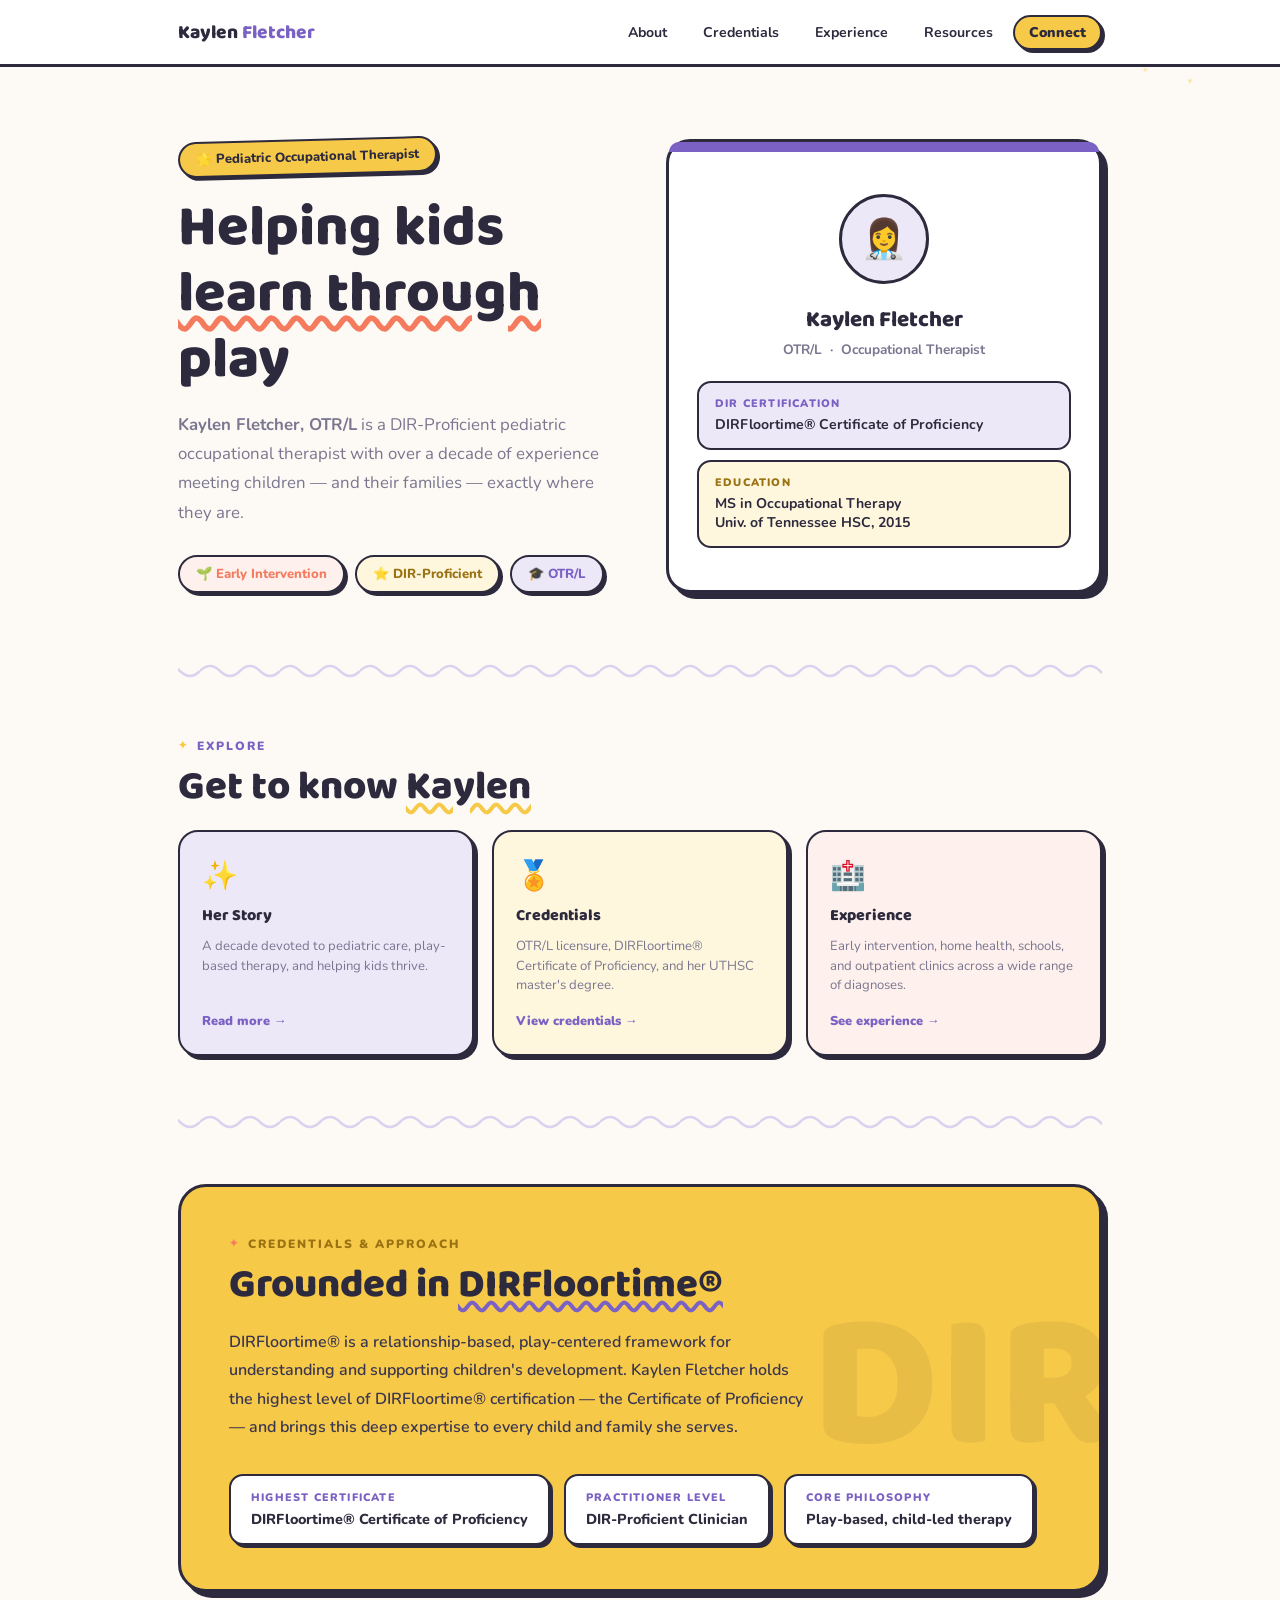
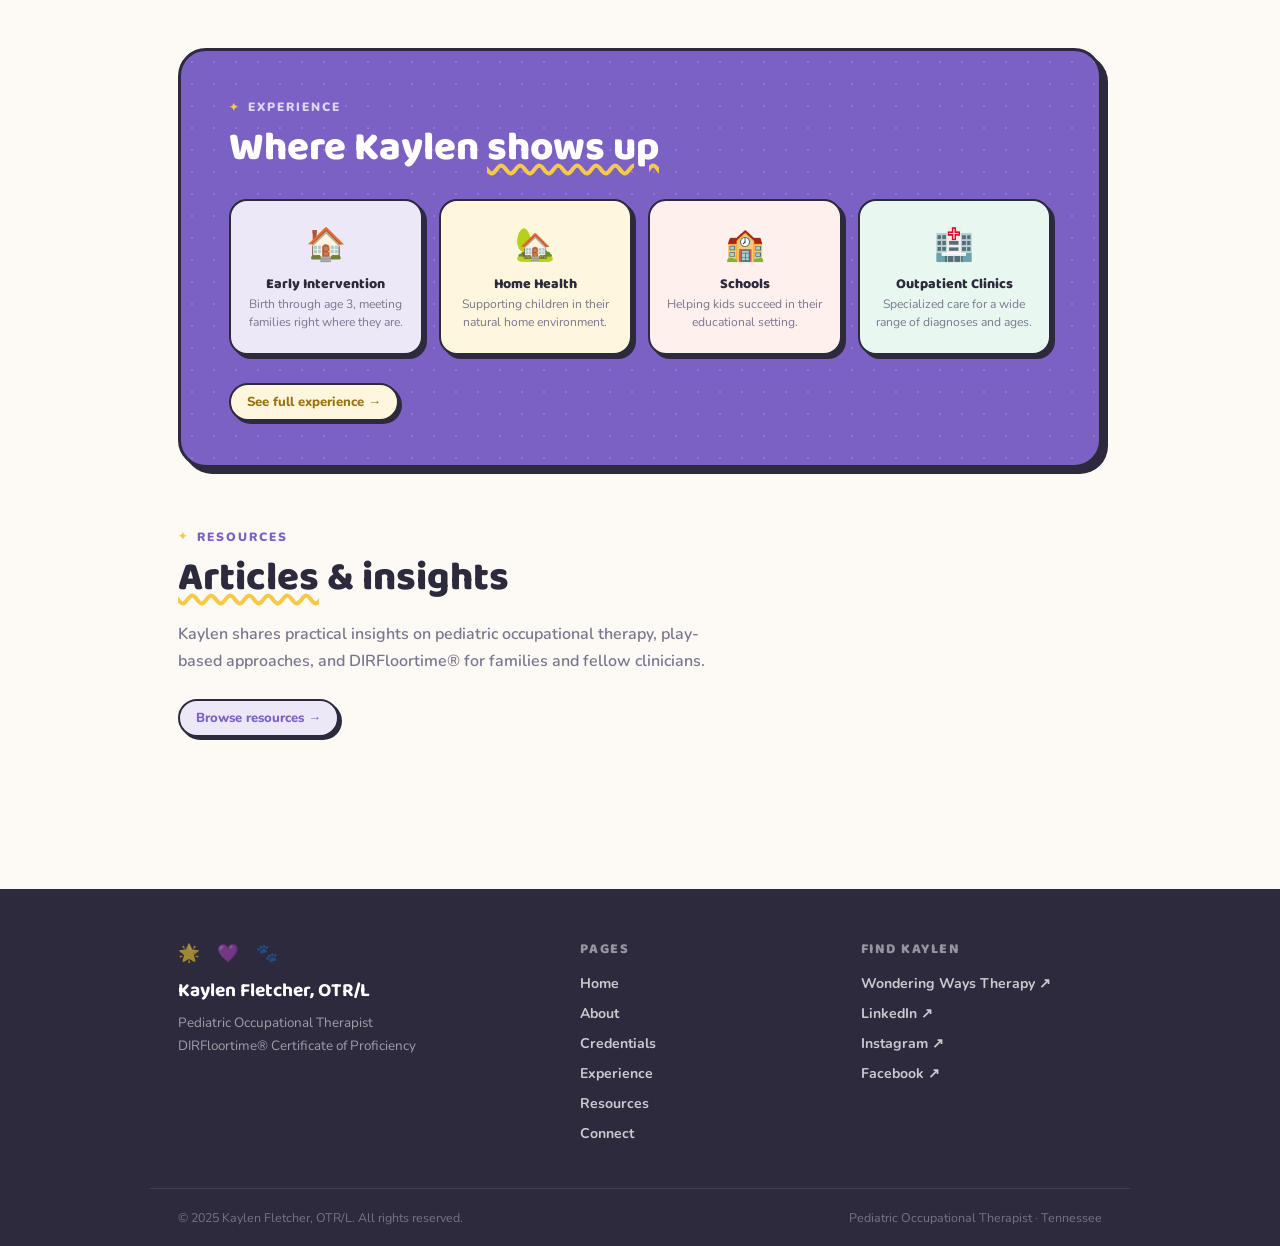
<file: index.html>
<!DOCTYPE html>
<html lang="en">
<head>
  <meta charset="UTF-8" />
  <meta name="viewport" content="width=device-width, initial-scale=1.0" />

  <!-- Primary Meta -->
  <title>Kaylen Fletcher, OTR/L | Pediatric Occupational Therapist</title>
  <meta name="description" content="Kaylen Fletcher, OTR/L is a pediatric occupational therapist and DIRFloortime® Certificate of Proficiency holder with 10+ years supporting children across early intervention, home health, school, and outpatient settings." />
  <link rel="canonical" href="https://kaylenfletcher.com/" />

  <!-- Open Graph -->
  <meta property="og:type"        content="profile" />
  <meta property="og:title"       content="Kaylen Fletcher, OTR/L | Pediatric Occupational Therapist" />
  <meta property="og:description" content="Kaylen Fletcher, OTR/L — pediatric OT, DIRFloortime® Certificate of Proficiency, and passionate play-based clinician." />
  <meta property="og:url"         content="https://kaylenfletcher.com/" />
  <meta property="og:image"       content="https://kaylenfletcher.com/assets/images/og-kaylen-fletcher.png" />
  <meta property="og:site_name"   content="Kaylen Fletcher, OTR/L" />
  <meta property="profile:first_name" content="Kaylen" />
  <meta property="profile:last_name"  content="Fletcher" />

  <!-- Twitter / X Card -->
  <meta name="twitter:card"        content="summary_large_image" />
  <meta name="twitter:title"       content="Kaylen Fletcher, OTR/L | Pediatric Occupational Therapist" />
  <meta name="twitter:description" content="Kaylen Fletcher, OTR/L — pediatric OT, DIRFloortime® Certificate of Proficiency holder, and passionate play-based clinician." />
  <meta name="twitter:image"       content="https://kaylenfletcher.com/assets/images/og-kaylen-fletcher.png" />

  <!-- Fonts & Styles -->
  <link href="https://fonts.googleapis.com/css2?family=Nunito:wght@400;600;700;800;900&family=Baloo+2:wght@700;800&display=swap" rel="stylesheet" />
  <style>
/* ============================================================
   Kaylen Fletcher, OTR/L — Shared Stylesheet
   kaylenfletcher.com
   ============================================================ */

/* ── RESET & BASE ── */
*, *::before, *::after { box-sizing: border-box; margin: 0; padding: 0; }

:root {
  --purple:  #7B61C4;
  --purple2: #EDE8F8;
  --yellow:  #F7C948;
  --yellow2: #FEF6DD;
  --coral:   #F47B5E;
  --coral2:  #FEF0EC;
  --green:   #5BBF8A;
  --green2:  #E8F8F0;
  --bg:      #FDFAF5;
  --text:    #2D2A3E;
  --muted:   #7A7690;
  --white:   #FFFFFF;
  --border:  3px solid var(--text);
  --shadow:  6px 6px 0 var(--text);
  --shadow-sm: 3px 3px 0 var(--text);
}

html { scroll-behavior: smooth; }

body {
  font-family: 'Nunito', sans-serif;
  background: var(--bg);
  color: var(--text);
  min-height: 100vh;
  overflow-x: hidden;
}

img { display: block; max-width: 100%; }
a { color: inherit; text-decoration: none; }

/* ── SCATTERED STARS ── */
body::before {
  content: "✦ ✶ ✦ ✶ ✦ ✶ ✦";
  position: fixed;
  top: 44px; right: 64px;
  font-size: 0.58rem;
  color: var(--yellow);
  letter-spacing: 18px;
  opacity: 0.45;
  pointer-events: none;
  z-index: 0;
  transform: rotate(14deg);
}

/* ── TYPOGRAPHY ── */
h1, h2, h3, h4 {
  font-family: 'Baloo 2', cursive;
  font-weight: 800;
  line-height: 1.15;
  color: var(--text);
}
h1 { font-size: clamp(2.4rem, 5vw, 3.6rem); margin-bottom: 16px; }
h2 { font-size: clamp(1.8rem, 3.5vw, 2.5rem); margin-bottom: 20px; }
h3 { font-size: clamp(1.1rem, 2.5vw, 1.35rem); margin-bottom: 10px; }

.ww {
  text-decoration: underline;
  text-decoration-style: wavy;
  text-decoration-color: var(--yellow);
  text-underline-offset: 5px;
}
.squiggle {
  text-decoration: underline;
  text-decoration-style: wavy;
  text-decoration-color: var(--coral);
  text-underline-offset: 6px;
}

/* ── LAYOUT ── */
.page-wrap {
  position: relative;
  z-index: 1;
  max-width: 980px;
  margin: 0 auto;
  padding: 0 28px 80px;
}

/* ── SITE HEADER / NAV ── */
.site-header {
  position: sticky;
  top: 0;
  z-index: 200;
  background: var(--white);
  border-bottom: var(--border);
}
.site-nav {
  max-width: 980px;
  margin: 0 auto;
  padding: 0 28px;
  height: 64px;
  display: flex;
  align-items: center;
  justify-content: space-between;
  gap: 24px;
}
.nav-logo {
  font-family: 'Baloo 2', cursive;
  font-weight: 800;
  font-size: 1.2rem;
  color: var(--text);
  flex-shrink: 0;
}
.nav-logo .accent { color: var(--purple); }
.nav-links {
  display: flex;
  align-items: center;
  gap: 4px;
  list-style: none;
}
.nav-links a {
  font-weight: 700;
  font-size: 0.88rem;
  padding: 6px 14px;
  border-radius: 50px;
  border: 2px solid transparent;
  transition: background 0.15s, border-color 0.15s, box-shadow 0.15s;
  white-space: nowrap;
  display: block;
}
.nav-links a:hover {
  background: var(--purple2);
  border-color: var(--text);
  box-shadow: var(--shadow-sm);
}
.nav-links a.active {
  background: var(--purple2);
  border-color: var(--purple);
  color: var(--purple);
  font-weight: 900;
}
.nav-links .nav-cta a {
  background: var(--yellow);
  border: 2px solid var(--text);
  box-shadow: var(--shadow-sm);
  font-weight: 900;
}
.nav-links .nav-cta a:hover {
  background: var(--coral);
  color: var(--white);
}

/* ── HAMBURGER ── */
.nav-toggle {
  display: none;
  flex-direction: column;
  justify-content: center;
  gap: 5px;
  width: 40px; height: 40px;
  background: none;
  border: 2px solid var(--text);
  border-radius: 10px;
  cursor: pointer;
  padding: 8px;
  box-shadow: var(--shadow-sm);
}
.nav-toggle span {
  display: block;
  height: 2px;
  background: var(--text);
  border-radius: 2px;
  transition: transform 0.2s, opacity 0.2s;
}
.nav-toggle[aria-expanded="true"] span:nth-child(1) { transform: translateY(7px) rotate(45deg); }
.nav-toggle[aria-expanded="true"] span:nth-child(2) { opacity: 0; }
.nav-toggle[aria-expanded="true"] span:nth-child(3) { transform: translateY(-7px) rotate(-45deg); }

/* ── SECTION LABEL ── */
.section-label {
  display: inline-flex;
  align-items: center;
  gap: 8px;
  font-size: 0.75rem;
  font-weight: 900;
  text-transform: uppercase;
  letter-spacing: 2px;
  color: var(--purple);
  margin-bottom: 10px;
}
.section-label::before { content: "✦"; font-size: 0.7rem; color: var(--yellow); }

/* ── SQUIGGLY DIVIDER ── */
.squig {
  border: none;
  height: 20px;
  margin: 8px 0 52px;
  background-image: url("data:image/svg+xml,%3Csvg xmlns='http://www.w3.org/2000/svg' width='80' height='20' viewBox='0 0 80 20'%3E%3Cpath d='M0 10 Q10 0 20 10 Q30 20 40 10 Q50 0 60 10 Q70 20 80 10' fill='none' stroke='%23d9d3f0' stroke-width='2.5'/%3E%3C/svg%3E");
  background-repeat: repeat-x;
  background-position: center;
}

/* ── STICKER ── */
.sticker {
  display: inline-block;
  background: var(--yellow);
  color: var(--text);
  border: 2.5px solid var(--text);
  border-radius: 50px;
  padding: 7px 16px;
  font-size: 0.82rem;
  font-weight: 800;
  margin-bottom: 20px;
  box-shadow: var(--shadow-sm);
  transform: rotate(-1.5deg);
}
.sticker.coral  { background: var(--coral);  color: var(--white); border-color: var(--text); }
.sticker.green  { background: var(--green);  color: var(--white); border-color: var(--text); }
.sticker.purple { background: var(--purple); color: var(--white); border-color: var(--text); }
.sticker.r-pos  { transform: rotate(1.2deg); }
.sticker.r-neg  { transform: rotate(-1.8deg); }

/* ── PILLS ── */
.pill-row { display: flex; flex-wrap: wrap; gap: 10px; }
.pill {
  padding: 8px 16px;
  border-radius: 50px;
  font-size: 0.82rem;
  font-weight: 800;
  border: 2px solid var(--text);
  box-shadow: var(--shadow-sm);
  transition: transform 0.15s, box-shadow 0.15s;
  display: inline-block;
}
.pill:hover { transform: translate(-1px,-1px); box-shadow: 4px 4px 0 var(--text); }
.pill-p { background: var(--purple2); color: var(--purple); }
.pill-c { background: var(--coral2);  color: var(--coral);  }
.pill-y { background: var(--yellow2); color: #9a7212;       }
.pill-g { background: var(--green2);  color: #2a8057;       }

/* ── PAGE HEADER (inner pages) ── */
.page-header {
  border-top: 10px solid var(--purple); /* default — overridden by ph-* classes */
  border-bottom: var(--border);
  padding: 52px 0 48px;
  position: relative;
  overflow: hidden;
  background: var(--purple2);
}
/* polka dot texture */
.page-header::before {
  content: "";
  position: absolute; inset: 0;
  background-image: radial-gradient(circle, rgba(45,42,62,0.07) 1.5px, transparent 1.5px);
  background-size: 24px 24px;
  pointer-events: none;
}
.page-header .page-wrap { padding-bottom: 0; }
.page-header h1 { margin-bottom: 12px; }
.page-lead {
  font-size: 1.02rem;
  color: var(--muted);
  line-height: 1.7;
  max-width: 600px;
  font-weight: 600;
}

/* ── PAGE HEADER COLOUR VARIANTS ── */
.page-header.ph-yellow {
  background: var(--yellow);
  border-top-color: #c4920f;
}
.page-header.ph-yellow .page-lead { color: #6b5000; }
.page-header.ph-yellow::before {
  background-image: radial-gradient(circle, rgba(45,42,62,0.10) 1.5px, transparent 1.5px);
}

.page-header.ph-coral {
  background: var(--coral2);
  border-top-color: var(--coral);
}

.page-header.ph-green {
  background: var(--green2);
  border-top-color: var(--green);
}

.page-header.ph-purple {
  background: var(--purple2);
  border-top-color: var(--purple);
}

/* ── BREADCRUMB ── */
.breadcrumb {
  display: flex;
  align-items: center;
  gap: 8px;
  font-size: 0.8rem;
  font-weight: 700;
  color: var(--muted);
  margin-bottom: 16px;
}
.breadcrumb a { color: var(--purple); text-decoration: underline; }
.breadcrumb span { opacity: 0.5; }
.page-header.ph-yellow .breadcrumb { color: rgba(45,42,62,0.55); }
.page-header.ph-yellow .breadcrumb a { color: var(--text); }
.page-header.ph-yellow .section-label { color: rgba(45,42,62,0.65); }

/* ── HERO (home page) ── */
.hero {
  display: grid;
  grid-template-columns: 1fr 1fr;
  gap: 52px;
  align-items: center;
  padding: 72px 0 60px;
}
.hero-sub {
  font-size: 1.05rem;
  color: var(--muted);
  line-height: 1.75;
  margin-bottom: 28px;
}

/* ── HERO CARD ── */
.hero-card {
  background: var(--white);
  border: var(--border);
  border-radius: 24px;
  padding: 36px 28px 32px;
  box-shadow: var(--shadow);
  position: relative;
}
.card-top-strip {
  position: absolute;
  top: 0; left: 0; right: 0;
  height: 10px;
  background: var(--purple);
  border-radius: 20px 20px 0 0;
}
.avatar {
  width: 90px; height: 90px;
  border-radius: 50%;
  background: var(--purple2);
  border: var(--border);
  display: flex; align-items: center; justify-content: center;
  font-size: 2.4rem;
  margin: 16px auto 18px;
  overflow: hidden;
}
.avatar img { width: 100%; height: 100%; object-fit: cover; border-radius: 50%; }
.card-name {
  font-family: 'Baloo 2', cursive;
  font-size: 1.4rem;
  font-weight: 800;
  text-align: center;
  color: var(--text);
  margin-bottom: 2px;
}
.card-title {
  text-align: center;
  font-size: 0.85rem;
  color: var(--muted);
  font-weight: 700;
  margin-bottom: 22px;
}

/* ── CRED CHIP (hero card) ── */
.cred {
  border: 2px solid var(--text);
  border-radius: 14px;
  padding: 13px 16px;
  margin-bottom: 10px;
}
.cred.purple { background: var(--purple2); }
.cred.coral  { background: var(--coral2);  }
.cred.yellow { background: var(--yellow2); }
.cred.green  { background: var(--green2);  }
.cred h5 {
  font-size: 0.68rem;
  text-transform: uppercase;
  letter-spacing: 1.2px;
  font-weight: 900;
  margin-bottom: 4px;
}
.cred.purple h5 { color: var(--purple); }
.cred.coral  h5 { color: var(--coral);  }
.cred.yellow h5 { color: #9a7212;       }
.cred.green  h5 { color: var(--green);  }
.cred p { font-size: 0.88rem; font-weight: 700; color: var(--text); line-height: 1.4; }

/* ── ABOUT GRID ── */
.about-grid {
  display: grid;
  grid-template-columns: 1.2fr 1fr;
  gap: 32px;
  align-items: start;
}
.about-text p {
  font-size: 1.04rem;
  line-height: 1.82;
  color: #4a4760;
  margin-bottom: 16px;
}
.about-text p strong { color: var(--purple); font-weight: 800; }

/* ── FUN CARDS ── */
.fun-cards { display: flex; flex-direction: column; gap: 14px; }
.fun-card {
  background: var(--white);
  border: 2.5px solid var(--text);
  border-radius: 18px;
  padding: 16px 20px;
  display: flex;
  align-items: center;
  gap: 16px;
  box-shadow: 4px 4px 0 var(--text);
  transition: transform 0.15s, box-shadow 0.15s;
}
.fun-card:hover { box-shadow: 6px 6px 0 var(--text); }
.fun-cards .fun-card:nth-child(1) { transform: rotate(0.8deg); }
.fun-cards .fun-card:nth-child(2) { transform: rotate(-0.6deg); }
.fun-cards .fun-card:nth-child(3) { transform: rotate(0.5deg); }
.fun-cards .fun-card:nth-child(1):hover { transform: rotate(0.8deg) translate(-2px,-2px); }
.fun-cards .fun-card:nth-child(2):hover { transform: rotate(-0.6deg) translate(-2px,-2px); }
.fun-cards .fun-card:nth-child(3):hover { transform: rotate(0.5deg) translate(-2px,-2px); }
.fun-emoji {
  font-size: 2rem;
  width: 52px; height: 52px;
  border-radius: 14px;
  border: 2px solid var(--text);
  display: flex; align-items: center; justify-content: center;
  flex-shrink: 0;
}
.fun-card:nth-child(1) .fun-emoji { background: var(--purple2); }
.fun-card:nth-child(2) .fun-emoji { background: var(--yellow2); }
.fun-card:nth-child(3) .fun-emoji { background: var(--coral2);  }
.fun-info h4 { font-size: 0.92rem; font-weight: 900; color: var(--text); margin-bottom: 3px; }
.fun-info p  { font-size: 0.8rem; color: var(--muted); line-height: 1.4; }

/* ── PURPLE POLKA BAND ── */
.band {
  background: var(--purple);
  border: var(--border);
  border-radius: 28px;
  padding: 44px 48px;
  margin-bottom: 56px;
  box-shadow: var(--shadow);
  position: relative;
  overflow: hidden;
}
.band::before {
  content: "";
  position: absolute; inset: 0;
  background-image: radial-gradient(circle, rgba(255,255,255,0.15) 1.5px, transparent 1.5px);
  background-size: 22px 22px;
  pointer-events: none;
}
.band .section-label { color: rgba(255,255,255,0.75); position: relative; z-index: 1; }
.band .section-label::before { color: var(--yellow); }
.band h2 { color: var(--white); position: relative; z-index: 1; }
.band h2 .ww { text-decoration-color: var(--yellow); }
.band > p { position: relative; z-index: 1; }

/* ── SETTINGS GRID ── */
.settings-grid {
  display: grid;
  grid-template-columns: repeat(4,1fr);
  gap: 16px;
  position: relative;
  z-index: 1;
}
.setting-tile {
  background: var(--white);
  border: 2.5px solid var(--text);
  border-radius: 18px;
  padding: 22px 14px;
  text-align: center;
  box-shadow: 4px 4px 0 var(--text);
  transition: transform 0.15s, box-shadow 0.15s;
}
.setting-tile:hover { transform: translate(-2px,-2px); box-shadow: 6px 6px 0 var(--text); }
.setting-tile .t-icon { font-size: 2rem; margin-bottom: 10px; }
.setting-tile h4 { font-size: 0.88rem; font-weight: 900; color: var(--text); margin-bottom: 4px; }
.setting-tile p  { font-size: 0.76rem; color: var(--muted); line-height: 1.45; }
.setting-tile:nth-child(1) { background: var(--purple2); }
.setting-tile:nth-child(2) { background: var(--yellow2); }
.setting-tile:nth-child(3) { background: var(--coral2);  }
.setting-tile:nth-child(4) { background: var(--green2);  }

/* ── YELLOW DIR BAND ── */
.dir-inner {
  background: var(--yellow);
  border: var(--border);
  border-radius: 28px;
  padding: 44px 48px;
  box-shadow: var(--shadow);
  position: relative;
  overflow: hidden;
}
.dir-inner::after {
  content: "DIR";
  position: absolute; right: -16px; top: 50%;
  transform: translateY(-50%);
  font-family: 'Baloo 2', cursive;
  font-size: 12rem; font-weight: 900;
  color: rgba(45,42,62,0.07);
  line-height: 1; pointer-events: none;
}
.dir-inner .section-label { color: #9a7212; position: relative; z-index: 1; }
.dir-inner .section-label::before { color: var(--coral); }
.dir-inner h2 { position: relative; z-index: 1; }
.dir-inner h2 .ww { text-decoration-color: var(--purple); }
.dir-body, .dir-inner > p {
  font-size: 1rem;
  line-height: 1.78;
  color: #3a3650;
  max-width: 580px;
  margin-bottom: 32px;
  font-weight: 600;
  position: relative; z-index: 1;
}
.dir-chips { display: flex; gap: 14px; flex-wrap: wrap; position: relative; z-index: 1; }
.dir-chip {
  background: var(--white);
  border: 2.5px solid var(--text);
  border-radius: 14px;
  padding: 14px 20px;
  box-shadow: var(--shadow-sm);
}
.dir-chip h5 {
  font-size: 0.68rem;
  text-transform: uppercase;
  letter-spacing: 1.2px;
  font-weight: 900;
  color: var(--purple);
  margin-bottom: 4px;
}
.dir-chip p { font-size: 0.9rem; font-weight: 800; color: var(--text); }

/* ── EDUCATION CARD ── */
.edu-card {
  background: var(--white);
  border: var(--border);
  border-radius: 22px;
  padding: 28px 32px;
  display: flex;
  align-items: center;
  gap: 24px;
  box-shadow: var(--shadow);
}
.edu-icon {
  width: 64px; height: 64px;
  border-radius: 16px;
  background: var(--purple2);
  border: 2.5px solid var(--text);
  display: flex; align-items: center; justify-content: center;
  font-size: 2rem; flex-shrink: 0;
}
.edu-info h3 { font-size: 1.05rem; font-weight: 900; margin-bottom: 4px; }
.edu-info p  { font-size: 0.9rem; color: var(--muted); font-weight: 600; line-height: 1.5; }
.edu-year {
  margin-left: auto;
  background: var(--coral); color: var(--white);
  font-weight: 900; font-size: 1rem;
  padding: 8px 20px; border-radius: 50px;
  border: 2.5px solid var(--text);
  box-shadow: var(--shadow-sm); flex-shrink: 0;
}

/* ── HOME NAV CARDS ── */
.nav-cards {
  display: grid;
  grid-template-columns: repeat(3, 1fr);
  gap: 18px;
  margin-bottom: 56px;
}
.nav-card {
  background: var(--white);
  border: 2.5px solid var(--text);
  border-radius: 20px;
  padding: 24px 22px;
  box-shadow: 4px 4px 0 var(--text);
  display: flex;
  flex-direction: column;
  gap: 8px;
  text-decoration: none;
  transition: transform 0.15s, box-shadow 0.15s;
}
.nav-card:hover { transform: translate(-2px,-2px); box-shadow: var(--shadow); }
.nav-card .nc-icon { font-size: 1.8rem; margin-bottom: 4px; }
.nav-card h3 { font-size: 1rem; margin-bottom: 4px; }
.nav-card p  { font-size: 0.82rem; color: var(--muted); line-height: 1.5; flex: 1; }
.nav-card .nc-arrow { font-size: 0.8rem; font-weight: 900; color: var(--purple); margin-top: 8px; }
.nav-card:nth-child(1) { background: var(--purple2); }
.nav-card:nth-child(2) { background: var(--yellow2); }
.nav-card:nth-child(3) { background: var(--coral2);  }

/* ── ARTICLE CARDS ── */
.article-grid {
  display: grid;
  grid-template-columns: repeat(2, 1fr);
  gap: 22px;
}
.article-card {
  background: var(--white);
  border: 2.5px solid var(--text);
  border-radius: 20px;
  padding: 28px 26px;
  box-shadow: 4px 4px 0 var(--text);
  display: flex;
  flex-direction: column;
  gap: 10px;
  transition: transform 0.15s, box-shadow 0.15s;
  color: inherit;
}
.article-card:hover { box-shadow: var(--shadow); }
.article-card .ac-tag {
  display: inline-block;
  background: var(--purple2);
  color: var(--purple);
  font-size: 0.72rem;
  font-weight: 900;
  text-transform: uppercase;
  letter-spacing: 1px;
  padding: 4px 12px;
  border-radius: 50px;
  border: 1.5px solid var(--purple);
  width: fit-content;
}
.article-card h3 { font-size: 1.05rem; line-height: 1.35; }
.article-card .ac-meta { font-size: 0.78rem; color: var(--muted); font-weight: 600; }
.article-card p  { font-size: 0.88rem; color: #4a4760; line-height: 1.65; flex: 1; }
.article-card .ac-read {
  font-size: 0.82rem; font-weight: 900; color: var(--purple);
  border-top: 1.5px dashed #d9d3f0;
  padding-top: 12px; margin-top: 4px;
}
.article-card:nth-child(odd)       { transform: rotate(0.4deg); }
.article-card:nth-child(even)      { transform: rotate(-0.3deg); }
.article-card:nth-child(odd):hover { transform: rotate(0.4deg) translate(-2px,-2px); box-shadow: var(--shadow); }
.article-card:nth-child(even):hover{ transform: rotate(-0.3deg) translate(-2px,-2px); box-shadow: var(--shadow); }

/* ── TIMELINE ── */
.timeline { position: relative; padding-left: 28px; }
.timeline::before {
  content: "";
  position: absolute;
  left: 7px; top: 4px; bottom: 4px; width: 3px;
  background-image: repeating-linear-gradient(
    to bottom, var(--purple) 0, var(--purple) 8px, transparent 8px, transparent 14px
  );
  border-radius: 2px;
}
.tl-item { position: relative; margin-bottom: 32px; }
.tl-item::before {
  content: "✦";
  position: absolute;
  left: -24px; top: 2px;
  font-size: 0.9rem;
  color: var(--yellow);
  background: var(--bg);
  line-height: 1;
}
.tl-year {
  display: inline-block;
  background: var(--purple); color: var(--white);
  font-size: 0.72rem; font-weight: 900;
  padding: 3px 12px; border-radius: 50px;
  border: 2px solid var(--text);
  box-shadow: 2px 2px 0 var(--text);
  margin-bottom: 6px;
}
.tl-item h4 { font-size: 1rem; margin-bottom: 4px; }
.tl-item p  { font-size: 0.88rem; color: var(--muted); line-height: 1.55; font-weight: 600; }

/* ── SOCIAL / CONNECT ── */
.social-grid {
  display: grid;
  grid-template-columns: repeat(2, 1fr);
  gap: 16px;
}
.social-link-card {
  background: var(--white);
  border: 2.5px solid var(--text);
  border-radius: 18px;
  padding: 20px 22px;
  display: flex; align-items: center; gap: 16px;
  box-shadow: 4px 4px 0 var(--text);
  text-decoration: none; color: var(--text);
  transition: transform 0.15s, box-shadow 0.15s;
}
.social-link-card:hover { transform: translate(-2px,-2px); box-shadow: var(--shadow); }
.social-icon {
  width: 48px; height: 48px;
  border-radius: 14px;
  border: 2px solid var(--text);
  display: flex; align-items: center; justify-content: center;
  font-size: 1.6rem; flex-shrink: 0;
}
.social-info strong { display: block; font-size: 0.92rem; font-weight: 900; margin-bottom: 2px; }
.social-info span   { font-size: 0.78rem; color: var(--muted); font-weight: 600; }

/* ── INQUIRY BOX ── */
.inquiry-box {
  background: var(--purple2);
  border: var(--border);
  border-radius: 24px;
  padding: 36px 40px;
  box-shadow: var(--shadow);
  margin-bottom: 40px;
}
.inquiry-box p {
  font-size: 1rem; color: #4a4760;
  line-height: 1.75; margin-bottom: 18px; font-weight: 600;
}
a.btn {
  display: inline-block;
  background: var(--purple); color: var(--white);
  font-weight: 900; font-size: 0.9rem;
  padding: 12px 26px; border-radius: 50px;
  border: 2.5px solid var(--text);
  box-shadow: var(--shadow-sm);
  transition: transform 0.15s, box-shadow 0.15s;
}
a.btn:hover { transform: translate(-1px,-1px); box-shadow: 4px 4px 0 var(--text); }

/* ── CREDENTIAL BLOCKS ── */
/* FIX: position:relative is required for the ::before accent stripe */
.cred-block {
  background: var(--white);
  border: var(--border);
  border-radius: 22px;
  padding: 32px 36px 32px 44px; /* extra left padding for the stripe */
  box-shadow: var(--shadow);
  margin-bottom: 22px;
  position: relative; /* ← CRITICAL: anchors the ::before stripe */
  overflow: hidden;
}
.cred-block::before {
  content: "";
  position: absolute;
  left: 0; top: 0; bottom: 0;
  width: 10px;
  background: var(--purple);
  border-radius: 4px 0 0 4px;
}
.cred-block.yellow::before { background: var(--yellow); }
.cred-block.coral::before  { background: var(--coral);  }
.cred-block.green::before  { background: var(--green);  }
.cred-block h3 { font-size: 1.2rem; margin-bottom: 6px; }
.cred-block .cb-meta {
  font-size: 0.8rem; color: var(--muted);
  font-weight: 700; margin-bottom: 14px;
  text-transform: uppercase; letter-spacing: 0.8px;
}
.cred-block p {
  font-size: 0.95rem; color: #4a4760;
  line-height: 1.72; font-weight: 600;
}
.cred-block p + p { margin-top: 12px; }

/* ── EXPERIENCE CARDS ── */
.exp-card {
  background: var(--white);
  border: var(--border);
  border-radius: 24px;
  padding: 36px 40px;
  box-shadow: var(--shadow);
  margin-bottom: 24px;
  display: grid;
  grid-template-columns: 80px 1fr;
  gap: 28px;
  align-items: start;
}
.exp-icon-box {
  width: 72px; height: 72px;
  border-radius: 18px;
  border: 2.5px solid var(--text);
  display: flex; align-items: center; justify-content: center;
  font-size: 2.2rem;
}
.exp-card:nth-child(1) .exp-icon-box { background: var(--purple2); }
.exp-card:nth-child(2) .exp-icon-box { background: var(--yellow2); }
.exp-card:nth-child(3) .exp-icon-box { background: var(--coral2);  }
.exp-card:nth-child(4) .exp-icon-box { background: var(--green2);  }
.exp-content h3 { font-size: 1.3rem; margin-bottom: 8px; }
.exp-content p  {
  font-size: 0.96rem; color: #4a4760;
  line-height: 1.75; font-weight: 600; margin-bottom: 12px;
}
.exp-content p:last-child { margin-bottom: 0; }

/* ── TWO-COLUMN GRID (philosophy / populations) ── */
.two-col-grid {
  display: grid;
  grid-template-columns: 1fr 1fr;
  gap: 22px;
}

/* ── SITE FOOTER ── */
.site-footer { background: var(--text); color: rgba(255,255,255,0.55); position: relative; z-index: 1; }
.footer-inner {
  max-width: 980px; margin: 0 auto;
  padding: 52px 28px 36px;
  display: grid;
  grid-template-columns: 1.5fr 1fr 1fr;
  gap: 40px;
  align-items: start;
}
.footer-brand strong {
  display: block;
  font-family: 'Baloo 2', cursive;
  font-size: 1.2rem; color: var(--white); margin-bottom: 6px;
}
.footer-brand p { font-size: 0.84rem; line-height: 1.65; }
.footer-stars { font-size: 1.1rem; letter-spacing: 6px; margin-bottom: 10px; display: block; }
.footer-col h4 {
  font-family: 'Baloo 2', cursive;
  font-size: 0.88rem; font-weight: 800;
  color: rgba(255,255,255,0.5);
  text-transform: uppercase; letter-spacing: 1.5px;
  margin-bottom: 14px;
}
.footer-col ul { list-style: none; }
.footer-col ul li { margin-bottom: 8px; }
.footer-col ul li a {
  font-size: 0.88rem; font-weight: 700;
  color: rgba(255,255,255,0.75);
  transition: color 0.15s;
}
.footer-col ul li a:hover { color: var(--yellow); }
.footer-bottom {
  border-top: 1px solid rgba(255,255,255,0.1);
  max-width: 980px; margin: 0 auto;
  padding: 20px 28px;
  display: flex; justify-content: space-between; align-items: center;
  font-size: 0.78rem; color: rgba(255,255,255,0.35);
  flex-wrap: wrap; gap: 8px;
}
.footer-bottom a { color: rgba(255,255,255,0.45); text-decoration: underline; }

/* ── RESPONSIVE ── */
@media (max-width: 860px) {
  .settings-grid  { grid-template-columns: repeat(2,1fr); }
  .nav-cards      { grid-template-columns: 1fr 1fr; }
  .social-grid    { grid-template-columns: 1fr; }
  .footer-inner   { grid-template-columns: 1fr 1fr; }
}

@media (max-width: 768px) {
  /* Mobile nav */
  .nav-toggle { display: flex; }
  .nav-links {
    display: none;
    position: absolute;
    top: 64px; left: 0; right: 0;
    background: var(--white);
    border-bottom: var(--border);
    flex-direction: column;
    padding: 16px 20px 20px;
    gap: 4px;
    align-items: stretch;
  }
  .nav-links.open { display: flex; }
  .nav-links a { padding: 10px 16px; border-radius: 12px; font-size: 0.95rem; }
  .nav-links .nav-cta a { text-align: center; }
  .site-header { position: relative; }

  /* Layout collapses */
  .hero          { grid-template-columns: 1fr; gap: 36px; padding: 48px 0 40px; }
  .hero-card     { max-width: 400px; margin: 0 auto; }
  .about-grid    { grid-template-columns: 1fr; }
  .two-col-grid  { grid-template-columns: 1fr; }
  .nav-cards     { grid-template-columns: 1fr; }
  .article-grid  { grid-template-columns: 1fr; }
  .exp-card      { grid-template-columns: 1fr; gap: 16px; padding: 28px 24px; }
  .edu-card      { flex-wrap: wrap; }
  .edu-year      { margin-left: 0; }

  /* Bands */
  .band     { padding: 32px 24px; }
  .dir-inner{ padding: 32px 24px; }
  .dir-inner::after { display: none; }
  .dir-chips { flex-direction: column; }

  /* Footer */
  .footer-inner  { grid-template-columns: 1fr; gap: 28px; }
  .footer-bottom { flex-direction: column; text-align: center; }

  /* Misc */
  .inquiry-box   { padding: 28px 24px; }
  .cred-block    { padding: 24px 20px 24px 32px; }
}

@media (max-width: 480px) {
  .page-wrap { padding: 0 18px 60px; }
  .site-nav  { padding: 0 18px; }
  h1         { font-size: 2.2rem; }
}

  </style>

  <!-- JSON-LD: ProfilePage + Person -->
  <script type="application/ld+json">
  {
    "@context": "https://schema.org",
    "@graph": [
      {
        "@type": "WebSite",
        "@id": "https://kaylenfletcher.com/#website",
        "url": "https://kaylenfletcher.com/",
        "name": "Kaylen Fletcher, OTR/L",
        "description": "Personal website of Kaylen Fletcher, OTR/L — Pediatric Occupational Therapist and DIRFloortime® Certificate of Proficiency holder."
      },
      {
        "@type": "ProfilePage",
        "@id": "https://kaylenfletcher.com/#webpage",
        "url": "https://kaylenfletcher.com/",
        "name": "Kaylen Fletcher, OTR/L | Pediatric Occupational Therapist",
        "isPartOf": { "@id": "https://kaylenfletcher.com/#website" },
        "about": { "@id": "https://kaylenfletcher.com/#person" }
      },
      {
        "@type": "Person",
        "@id": "https://kaylenfletcher.com/#person",
        "name": "Kaylen Fletcher",
        "givenName": "Kaylen",
        "familyName": "Fletcher",
        "jobTitle": "Occupational Therapist",
        "description": "Kaylen Fletcher, OTR/L is a pediatric occupational therapist and DIRFloortime® Certificate of Proficiency holder with over a decade of experience serving children in early intervention, home health, school, and outpatient settings.",
        "url": "https://kaylenfletcher.com",
        "image": "https://kaylenfletcher.com/assets/images/kaylen-fletcher.jpg",
        "alumniOf": {
          "@type": "EducationalOrganization",
          "name": "University of Tennessee Health Science Center"
        },
        "hasCredential": [
          {
            "@type": "EducationalOccupationalCredential",
            "credentialCategory": "degree",
            "name": "Master of Science in Occupational Therapy",
            "dateCreated": "2015"
          },
          {
            "@type": "EducationalOccupationalCredential",
            "credentialCategory": "certification",
            "name": "DIRFloortime® Certificate of Proficiency"
          },
          {
            "@type": "EducationalOccupationalCredential",
            "credentialCategory": "license",
            "name": "OTR/L"
          }
        ],
        "knowsAbout": [
          "Pediatric Occupational Therapy",
          "DIRFloortime",
          "Play-based therapy",
          "Early Intervention",
          "Home Health Occupational Therapy",
          "Sensory Processing",
          "Child Development"
        ],
        "sameAs": [
          "https://www.linkedin.com/in/kaylen-fletcher",
          "https://www.instagram.com/kaylen_fletcher_ot",
          "https://wonderingwaystherapy.com"
        ]
      }
    ]
  }
  </script>
</head>
<body>

  <!-- HEADER / NAV -->
  <header class="site-header">
    <nav class="site-nav" aria-label="Main navigation">
      <a href="index.html" class="nav-logo">Kaylen <span class="accent">Fletcher</span></a>
      <button class="nav-toggle" aria-label="Toggle navigation" aria-expanded="false">
        <span></span><span></span><span></span>
      </button>
      <ul class="nav-links">
        <li><a href="about.html">About</a></li>
        <li><a href="credentials.html">Credentials</a></li>
        <li><a href="experience.html">Experience</a></li>
        <li><a href="resources.html">Resources</a></li>
        <li class="nav-cta"><a href="connect.html">Connect</a></li>
      </ul>
    </nav>
  </header>

  <main>
    <div class="page-wrap">

      <!-- HERO -->
      <section class="hero" aria-label="Introduction">
        <div class="hero-text">
          <div class="sticker">🌟 Pediatric Occupational Therapist</div>
          <h1>Helping kids <span class="squiggle">learn through</span> play</h1>
          <p class="hero-sub">
            <strong>Kaylen Fletcher, OTR/L</strong> is a DIR-Proficient pediatric occupational therapist
            with over a decade of experience meeting children — and their families — exactly where they are.
          </p>
          <div class="pill-row">
            <span class="pill pill-c">🌱 Early Intervention</span>
            <span class="pill pill-y">⭐ DIR-Proficient</span>
            <span class="pill pill-p">🎓 OTR/L</span>
          </div>
        </div>

        <div class="hero-card" aria-label="Professional card for Kaylen Fletcher">
          <div class="card-top-strip" aria-hidden="true"></div>
          <div class="avatar" role="img" aria-label="Photo of Kaylen Fletcher">
            <!-- REPLACE: swap emoji for <img src="assets/images/kaylen-fletcher.jpg" alt="Kaylen Fletcher, OTR/L"> -->
            👩‍⚕️
          </div>
          <div class="card-name">Kaylen Fletcher</div>
          <div class="card-title">OTR/L &nbsp;·&nbsp; Occupational Therapist</div>
          <div class="cred purple">
            <h5>DIR Certification</h5>
            <p>DIRFloortime® Certificate of Proficiency</p>
          </div>
          <div class="cred yellow">
            <h5>Education</h5>
            <p>MS in Occupational Therapy<br/>Univ. of Tennessee HSC, 2015</p>
          </div>
        </div>
      </section>

      <hr class="squig" />

      <!-- NAV CARDS -->
      <section aria-labelledby="explore-heading">
        <div class="section-label">Explore</div>
        <h2 id="explore-heading">Get to know <span class="ww">Kaylen</span></h2>
        <div class="nav-cards">
          <a href="about.html" class="nav-card" aria-label="Learn about Kaylen's story">
            <div class="nc-icon">✨</div>
            <h3>Her Story</h3>
            <p>A decade devoted to pediatric care, play-based therapy, and helping kids thrive.</p>
            <div class="nc-arrow">Read more →</div>
          </a>
          <a href="credentials.html" class="nav-card" aria-label="View Kaylen's credentials">
            <div class="nc-icon">🏅</div>
            <h3>Credentials</h3>
            <p>OTR/L licensure, DIRFloortime® Certificate of Proficiency, and her UTHSC master's degree.</p>
            <div class="nc-arrow">View credentials →</div>
          </a>
          <a href="experience.html" class="nav-card" aria-label="Learn about Kaylen's clinical experience">
            <div class="nc-icon">🏥</div>
            <h3>Experience</h3>
            <p>Early intervention, home health, schools, and outpatient clinics across a wide range of diagnoses.</p>
            <div class="nc-arrow">See experience →</div>
          </a>
        </div>
      </section>

      <hr class="squig" />

      <!-- DIR SECTION -->
      <section aria-labelledby="dir-heading" style="margin-bottom: 56px;">
        <div class="dir-inner">
          <div class="section-label">Credentials &amp; Approach</div>
          <h2 id="dir-heading">Grounded in <span class="ww">DIRFloortime®</span></h2>
          <p class="dir-body">
            DIRFloortime® is a relationship-based, play-centered framework for understanding and supporting
            children's development. Kaylen Fletcher holds the highest level of DIRFloortime® certification —
            the Certificate of Proficiency — and brings this deep expertise to every child and family she serves.
          </p>
          <div class="dir-chips">
            <div class="dir-chip">
              <h5>Highest Certificate</h5>
              <p>DIRFloortime® Certificate of Proficiency</p>
            </div>
            <div class="dir-chip">
              <h5>Practitioner Level</h5>
              <p>DIR-Proficient Clinician</p>
            </div>
            <div class="dir-chip">
              <h5>Core Philosophy</h5>
              <p>Play-based, child-led therapy</p>
            </div>
          </div>
        </div>
      </section>

      <!-- EXPERIENCE BAND -->
      <section aria-labelledby="settings-heading" style="margin-bottom:56px;">
        <div class="band">
          <div class="section-label">Experience</div>
          <h2 id="settings-heading" style="margin-bottom:28px;">Where Kaylen <span class="ww">shows up</span></h2>
          <div class="settings-grid">
            <div class="setting-tile">
              <div class="t-icon" aria-hidden="true">🏠</div>
              <h4>Early Intervention</h4>
              <p>Birth through age 3, meeting families right where they are.</p>
            </div>
            <div class="setting-tile">
              <div class="t-icon" aria-hidden="true">🏡</div>
              <h4>Home Health</h4>
              <p>Supporting children in their natural home environment.</p>
            </div>
            <div class="setting-tile">
              <div class="t-icon" aria-hidden="true">🏫</div>
              <h4>Schools</h4>
              <p>Helping kids succeed in their educational setting.</p>
            </div>
            <div class="setting-tile">
              <div class="t-icon" aria-hidden="true">🏥</div>
              <h4>Outpatient Clinics</h4>
              <p>Specialized care for a wide range of diagnoses and ages.</p>
            </div>
          </div>
          <p style="margin-top:28px; position:relative; z-index:1;">
            <a href="experience.html" class="pill pill-y" style="display:inline-block;">See full experience →</a>
          </p>
        </div>
      </section>

      <!-- RESOURCES TEASER -->
      <section aria-labelledby="resources-teaser-heading" style="margin-bottom:72px;">
        <div class="section-label">Resources</div>
        <h2 id="resources-teaser-heading"><span class="ww">Articles</span> &amp; insights</h2>
        <p style="font-size:1rem; color:var(--muted); line-height:1.7; margin-bottom:24px; font-weight:600; max-width:560px;">
          Kaylen shares practical insights on pediatric occupational therapy, play-based approaches, and DIRFloortime® for families and fellow clinicians.
        </p>
        <a href="resources.html" class="pill pill-p" style="display:inline-block;">Browse resources →</a>
      </section>

    </div><!-- /.page-wrap -->
  </main>

  <!-- FOOTER -->
  <footer class="site-footer" aria-label="Site footer">
    <div class="footer-inner">
      <div class="footer-brand">
        <span class="footer-stars" aria-hidden="true">🌟 💜 🐾</span>
        <strong>Kaylen Fletcher, OTR/L</strong>
        <p>Pediatric Occupational Therapist<br/>DIRFloortime® Certificate of Proficiency</p>
      </div>
      <nav class="footer-col" aria-label="Footer navigation">
        <h4>Pages</h4>
        <ul>
          <li><a href="index.html">Home</a></li>
          <li><a href="about.html">About</a></li>
          <li><a href="credentials.html">Credentials</a></li>
          <li><a href="experience.html">Experience</a></li>
          <li><a href="resources.html">Resources</a></li>
          <li><a href="connect.html">Connect</a></li>
        </ul>
      </nav>
      <div class="footer-col">
        <h4>Find Kaylen</h4>
        <ul>
          <!-- REPLACE: Update these URLs with real profile links -->
          <li><a href="https://wonderingwaystherapy.com" target="_blank" rel="noopener">Wondering Ways Therapy ↗</a></li>
          <li><a href="https://www.linkedin.com/in/kaylen-fletcher" target="_blank" rel="noopener">LinkedIn ↗</a></li>
          <li><a href="https://www.instagram.com/kaylen_fletcher_ot" target="_blank" rel="noopener">Instagram ↗</a></li>
          <li><a href="https://www.facebook.com/kaylenfletcherot" target="_blank" rel="noopener">Facebook ↗</a></li>
        </ul>
      </div>
    </div>
    <div class="footer-bottom">
      <span>© 2025 Kaylen Fletcher, OTR/L. All rights reserved.</span>
      <span>Pediatric Occupational Therapist · Tennessee</span>
    </div>
  </footer>

  <script src="assets/js/site.js"></script>
</body>
</html>
</file>
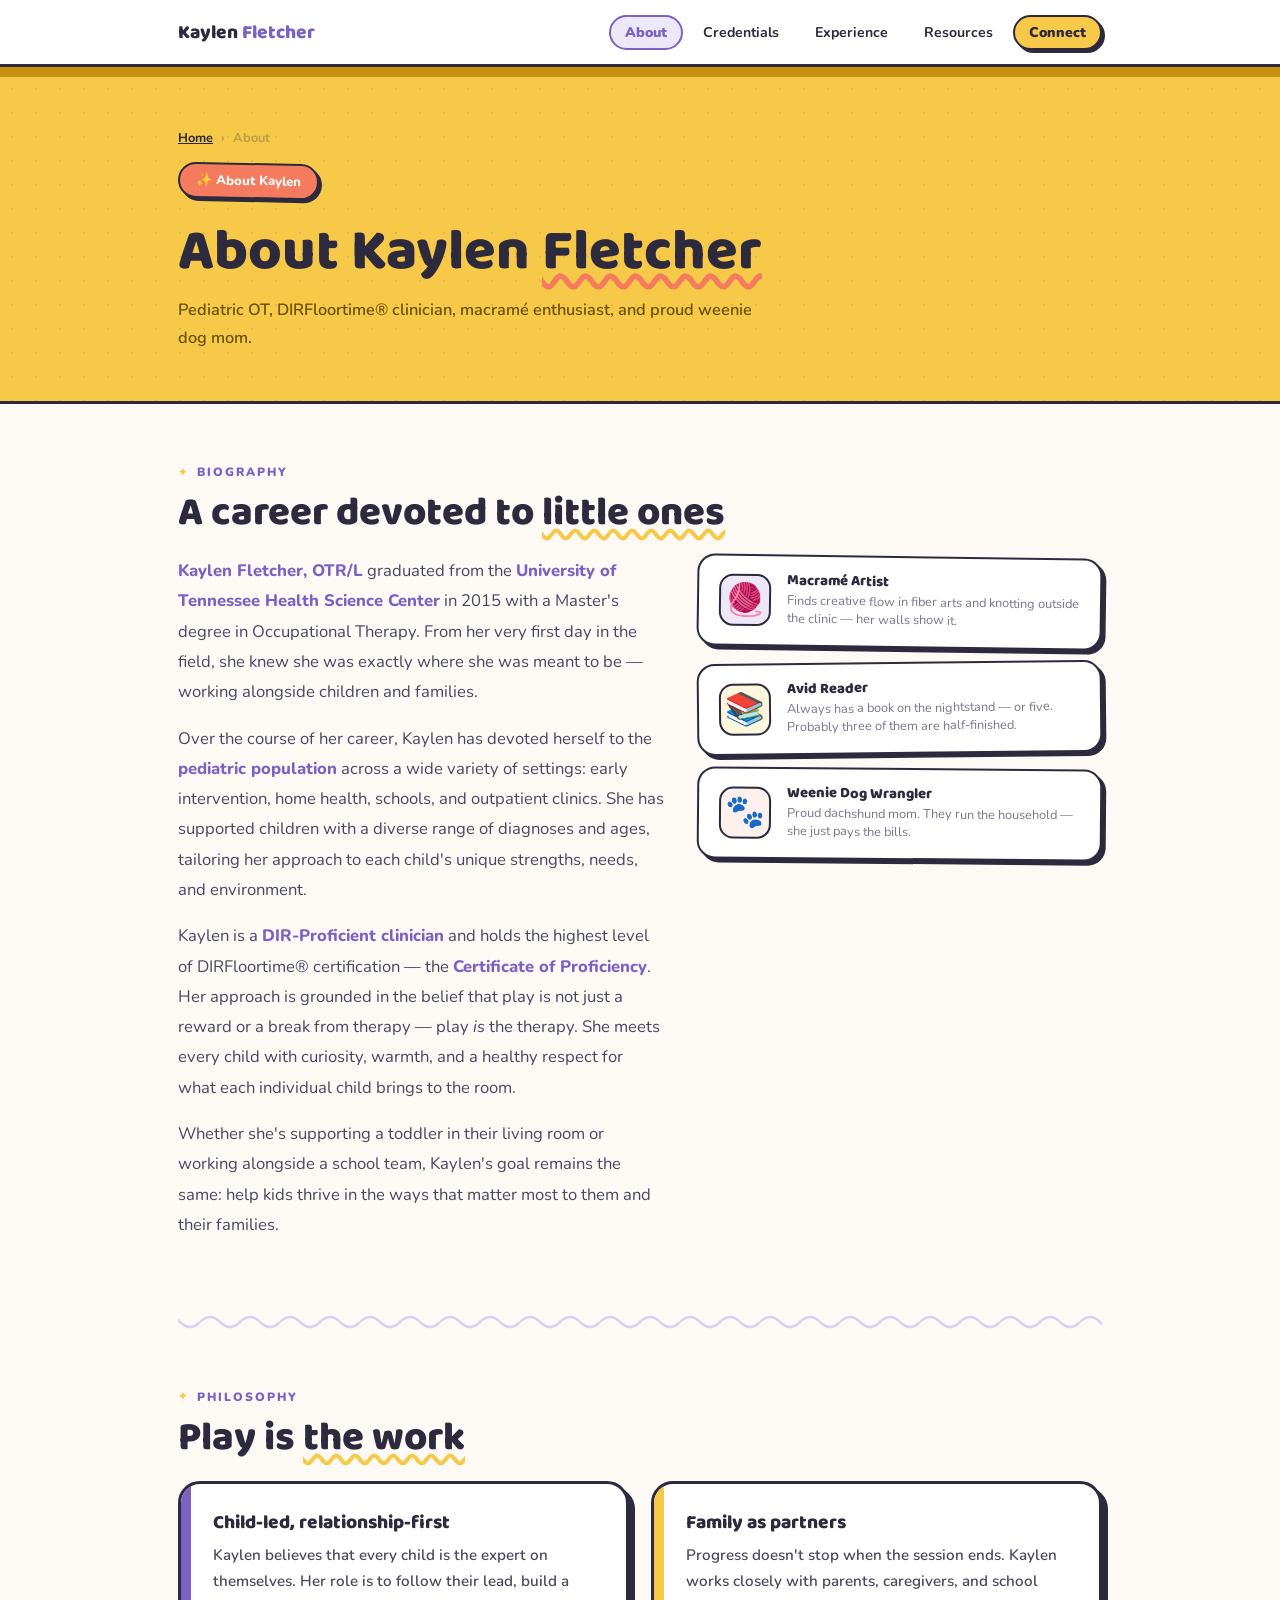
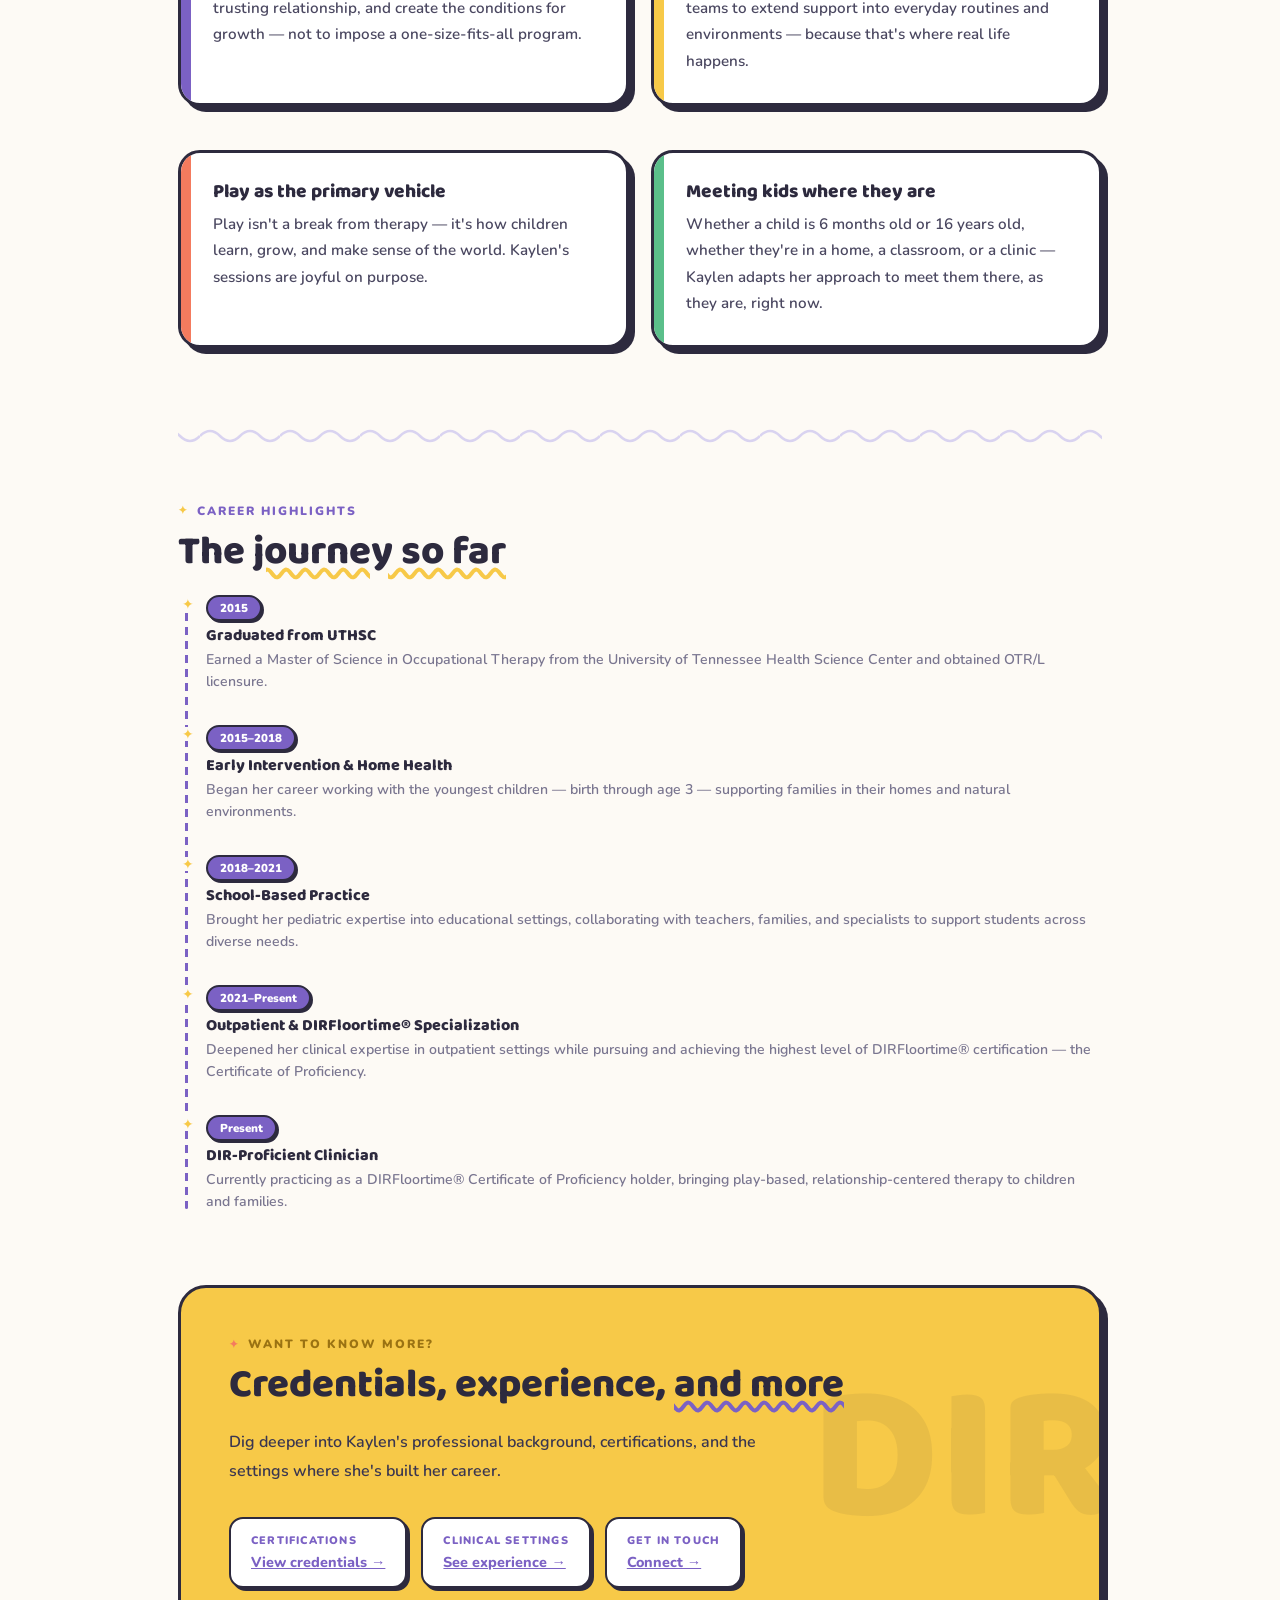
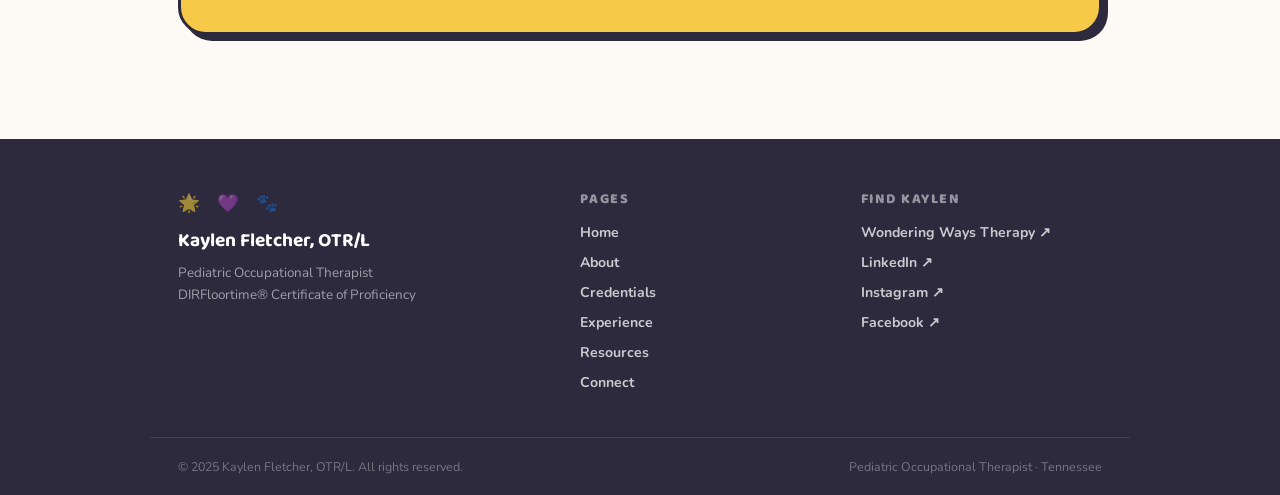
<file: about.html>
<!DOCTYPE html>
<html lang="en">
<head>
  <meta charset="UTF-8" />
  <meta name="viewport" content="width=device-width, initial-scale=1.0" />

  <!-- Primary Meta -->
  <title>About Kaylen Fletcher, OTR/L | Pediatric OT & DIRFloortime® Clinician</title>
  <meta name="description" content="Learn about Kaylen Fletcher, OTR/L — a pediatric occupational therapist dedicated to play-based therapy, DIRFloortime®, and helping children thrive across Tennessee." />
  <link rel="canonical" href="https://kaylenfletcher.com/about.html" />

  <!-- Open Graph -->
  <meta property="og:type"        content="profile" />
  <meta property="og:title"       content="About Kaylen Fletcher, OTR/L | Pediatric OT & DIRFloortime® Clinician" />
  <meta property="og:description" content="Learn about Kaylen Fletcher, OTR/L — a pediatric occupational therapist dedicated to play-based therapy and DIRFloortime®." />
  <meta property="og:url"         content="https://kaylenfletcher.com/about.html" />
  <meta property="og:image"       content="https://kaylenfletcher.com/assets/images/og-kaylen-fletcher.png" />

  <!-- Twitter / X Card -->
  <meta name="twitter:card"        content="summary_large_image" />
  <meta name="twitter:title"       content="About Kaylen Fletcher, OTR/L" />
  <meta name="twitter:description" content="Pediatric OT, DIRFloortime® Certificate of Proficiency, and passionate play-based clinician." />
  <meta name="twitter:image"       content="https://kaylenfletcher.com/assets/images/og-kaylen-fletcher.png" />

  <!-- Fonts & Styles -->
  <link href="https://fonts.googleapis.com/css2?family=Nunito:wght@400;600;700;800;900&family=Baloo+2:wght@700;800&display=swap" rel="stylesheet" />
  <style>
/* ============================================================
   Kaylen Fletcher, OTR/L — Shared Stylesheet
   kaylenfletcher.com
   ============================================================ */

/* ── RESET & BASE ── */
*, *::before, *::after { box-sizing: border-box; margin: 0; padding: 0; }

:root {
  --purple:  #7B61C4;
  --purple2: #EDE8F8;
  --yellow:  #F7C948;
  --yellow2: #FEF6DD;
  --coral:   #F47B5E;
  --coral2:  #FEF0EC;
  --green:   #5BBF8A;
  --green2:  #E8F8F0;
  --bg:      #FDFAF5;
  --text:    #2D2A3E;
  --muted:   #7A7690;
  --white:   #FFFFFF;
  --border:  3px solid var(--text);
  --shadow:  6px 6px 0 var(--text);
  --shadow-sm: 3px 3px 0 var(--text);
}

html { scroll-behavior: smooth; }

body {
  font-family: 'Nunito', sans-serif;
  background: var(--bg);
  color: var(--text);
  min-height: 100vh;
  overflow-x: hidden;
}

img { display: block; max-width: 100%; }
a { color: inherit; text-decoration: none; }

/* ── SCATTERED STARS ── */
body::before {
  content: "✦ ✶ ✦ ✶ ✦ ✶ ✦";
  position: fixed;
  top: 44px; right: 64px;
  font-size: 0.58rem;
  color: var(--yellow);
  letter-spacing: 18px;
  opacity: 0.45;
  pointer-events: none;
  z-index: 0;
  transform: rotate(14deg);
}

/* ── TYPOGRAPHY ── */
h1, h2, h3, h4 {
  font-family: 'Baloo 2', cursive;
  font-weight: 800;
  line-height: 1.15;
  color: var(--text);
}
h1 { font-size: clamp(2.4rem, 5vw, 3.6rem); margin-bottom: 16px; }
h2 { font-size: clamp(1.8rem, 3.5vw, 2.5rem); margin-bottom: 20px; }
h3 { font-size: clamp(1.1rem, 2.5vw, 1.35rem); margin-bottom: 10px; }

.ww {
  text-decoration: underline;
  text-decoration-style: wavy;
  text-decoration-color: var(--yellow);
  text-underline-offset: 5px;
}
.squiggle {
  text-decoration: underline;
  text-decoration-style: wavy;
  text-decoration-color: var(--coral);
  text-underline-offset: 6px;
}

/* ── LAYOUT ── */
.page-wrap {
  position: relative;
  z-index: 1;
  max-width: 980px;
  margin: 0 auto;
  padding: 0 28px 80px;
}

/* ── SITE HEADER / NAV ── */
.site-header {
  position: sticky;
  top: 0;
  z-index: 200;
  background: var(--white);
  border-bottom: var(--border);
}
.site-nav {
  max-width: 980px;
  margin: 0 auto;
  padding: 0 28px;
  height: 64px;
  display: flex;
  align-items: center;
  justify-content: space-between;
  gap: 24px;
}
.nav-logo {
  font-family: 'Baloo 2', cursive;
  font-weight: 800;
  font-size: 1.2rem;
  color: var(--text);
  flex-shrink: 0;
}
.nav-logo .accent { color: var(--purple); }
.nav-links {
  display: flex;
  align-items: center;
  gap: 4px;
  list-style: none;
}
.nav-links a {
  font-weight: 700;
  font-size: 0.88rem;
  padding: 6px 14px;
  border-radius: 50px;
  border: 2px solid transparent;
  transition: background 0.15s, border-color 0.15s, box-shadow 0.15s;
  white-space: nowrap;
  display: block;
}
.nav-links a:hover {
  background: var(--purple2);
  border-color: var(--text);
  box-shadow: var(--shadow-sm);
}
.nav-links a.active {
  background: var(--purple2);
  border-color: var(--purple);
  color: var(--purple);
  font-weight: 900;
}
.nav-links .nav-cta a {
  background: var(--yellow);
  border: 2px solid var(--text);
  box-shadow: var(--shadow-sm);
  font-weight: 900;
}
.nav-links .nav-cta a:hover {
  background: var(--coral);
  color: var(--white);
}

/* ── HAMBURGER ── */
.nav-toggle {
  display: none;
  flex-direction: column;
  justify-content: center;
  gap: 5px;
  width: 40px; height: 40px;
  background: none;
  border: 2px solid var(--text);
  border-radius: 10px;
  cursor: pointer;
  padding: 8px;
  box-shadow: var(--shadow-sm);
}
.nav-toggle span {
  display: block;
  height: 2px;
  background: var(--text);
  border-radius: 2px;
  transition: transform 0.2s, opacity 0.2s;
}
.nav-toggle[aria-expanded="true"] span:nth-child(1) { transform: translateY(7px) rotate(45deg); }
.nav-toggle[aria-expanded="true"] span:nth-child(2) { opacity: 0; }
.nav-toggle[aria-expanded="true"] span:nth-child(3) { transform: translateY(-7px) rotate(-45deg); }

/* ── SECTION LABEL ── */
.section-label {
  display: inline-flex;
  align-items: center;
  gap: 8px;
  font-size: 0.75rem;
  font-weight: 900;
  text-transform: uppercase;
  letter-spacing: 2px;
  color: var(--purple);
  margin-bottom: 10px;
}
.section-label::before { content: "✦"; font-size: 0.7rem; color: var(--yellow); }

/* ── SQUIGGLY DIVIDER ── */
.squig {
  border: none;
  height: 20px;
  margin: 8px 0 52px;
  background-image: url("data:image/svg+xml,%3Csvg xmlns='http://www.w3.org/2000/svg' width='80' height='20' viewBox='0 0 80 20'%3E%3Cpath d='M0 10 Q10 0 20 10 Q30 20 40 10 Q50 0 60 10 Q70 20 80 10' fill='none' stroke='%23d9d3f0' stroke-width='2.5'/%3E%3C/svg%3E");
  background-repeat: repeat-x;
  background-position: center;
}

/* ── STICKER ── */
.sticker {
  display: inline-block;
  background: var(--yellow);
  color: var(--text);
  border: 2.5px solid var(--text);
  border-radius: 50px;
  padding: 7px 16px;
  font-size: 0.82rem;
  font-weight: 800;
  margin-bottom: 20px;
  box-shadow: var(--shadow-sm);
  transform: rotate(-1.5deg);
}
.sticker.coral  { background: var(--coral);  color: var(--white); border-color: var(--text); }
.sticker.green  { background: var(--green);  color: var(--white); border-color: var(--text); }
.sticker.purple { background: var(--purple); color: var(--white); border-color: var(--text); }
.sticker.r-pos  { transform: rotate(1.2deg); }
.sticker.r-neg  { transform: rotate(-1.8deg); }

/* ── PILLS ── */
.pill-row { display: flex; flex-wrap: wrap; gap: 10px; }
.pill {
  padding: 8px 16px;
  border-radius: 50px;
  font-size: 0.82rem;
  font-weight: 800;
  border: 2px solid var(--text);
  box-shadow: var(--shadow-sm);
  transition: transform 0.15s, box-shadow 0.15s;
  display: inline-block;
}
.pill:hover { transform: translate(-1px,-1px); box-shadow: 4px 4px 0 var(--text); }
.pill-p { background: var(--purple2); color: var(--purple); }
.pill-c { background: var(--coral2);  color: var(--coral);  }
.pill-y { background: var(--yellow2); color: #9a7212;       }
.pill-g { background: var(--green2);  color: #2a8057;       }

/* ── PAGE HEADER (inner pages) ── */
.page-header {
  border-top: 10px solid var(--purple); /* default — overridden by ph-* classes */
  border-bottom: var(--border);
  padding: 52px 0 48px;
  position: relative;
  overflow: hidden;
  background: var(--purple2);
}
/* polka dot texture */
.page-header::before {
  content: "";
  position: absolute; inset: 0;
  background-image: radial-gradient(circle, rgba(45,42,62,0.07) 1.5px, transparent 1.5px);
  background-size: 24px 24px;
  pointer-events: none;
}
.page-header .page-wrap { padding-bottom: 0; }
.page-header h1 { margin-bottom: 12px; }
.page-lead {
  font-size: 1.02rem;
  color: var(--muted);
  line-height: 1.7;
  max-width: 600px;
  font-weight: 600;
}

/* ── PAGE HEADER COLOUR VARIANTS ── */
.page-header.ph-yellow {
  background: var(--yellow);
  border-top-color: #c4920f;
}
.page-header.ph-yellow .page-lead { color: #6b5000; }
.page-header.ph-yellow::before {
  background-image: radial-gradient(circle, rgba(45,42,62,0.10) 1.5px, transparent 1.5px);
}

.page-header.ph-coral {
  background: var(--coral2);
  border-top-color: var(--coral);
}

.page-header.ph-green {
  background: var(--green2);
  border-top-color: var(--green);
}

.page-header.ph-purple {
  background: var(--purple2);
  border-top-color: var(--purple);
}

/* ── BREADCRUMB ── */
.breadcrumb {
  display: flex;
  align-items: center;
  gap: 8px;
  font-size: 0.8rem;
  font-weight: 700;
  color: var(--muted);
  margin-bottom: 16px;
}
.breadcrumb a { color: var(--purple); text-decoration: underline; }
.breadcrumb span { opacity: 0.5; }
.page-header.ph-yellow .breadcrumb { color: rgba(45,42,62,0.55); }
.page-header.ph-yellow .breadcrumb a { color: var(--text); }
.page-header.ph-yellow .section-label { color: rgba(45,42,62,0.65); }

/* ── HERO (home page) ── */
.hero {
  display: grid;
  grid-template-columns: 1fr 1fr;
  gap: 52px;
  align-items: center;
  padding: 72px 0 60px;
}
.hero-sub {
  font-size: 1.05rem;
  color: var(--muted);
  line-height: 1.75;
  margin-bottom: 28px;
}

/* ── HERO CARD ── */
.hero-card {
  background: var(--white);
  border: var(--border);
  border-radius: 24px;
  padding: 36px 28px 32px;
  box-shadow: var(--shadow);
  position: relative;
}
.card-top-strip {
  position: absolute;
  top: 0; left: 0; right: 0;
  height: 10px;
  background: var(--purple);
  border-radius: 20px 20px 0 0;
}
.avatar {
  width: 90px; height: 90px;
  border-radius: 50%;
  background: var(--purple2);
  border: var(--border);
  display: flex; align-items: center; justify-content: center;
  font-size: 2.4rem;
  margin: 16px auto 18px;
  overflow: hidden;
}
.avatar img { width: 100%; height: 100%; object-fit: cover; border-radius: 50%; }
.card-name {
  font-family: 'Baloo 2', cursive;
  font-size: 1.4rem;
  font-weight: 800;
  text-align: center;
  color: var(--text);
  margin-bottom: 2px;
}
.card-title {
  text-align: center;
  font-size: 0.85rem;
  color: var(--muted);
  font-weight: 700;
  margin-bottom: 22px;
}

/* ── CRED CHIP (hero card) ── */
.cred {
  border: 2px solid var(--text);
  border-radius: 14px;
  padding: 13px 16px;
  margin-bottom: 10px;
}
.cred.purple { background: var(--purple2); }
.cred.coral  { background: var(--coral2);  }
.cred.yellow { background: var(--yellow2); }
.cred.green  { background: var(--green2);  }
.cred h5 {
  font-size: 0.68rem;
  text-transform: uppercase;
  letter-spacing: 1.2px;
  font-weight: 900;
  margin-bottom: 4px;
}
.cred.purple h5 { color: var(--purple); }
.cred.coral  h5 { color: var(--coral);  }
.cred.yellow h5 { color: #9a7212;       }
.cred.green  h5 { color: var(--green);  }
.cred p { font-size: 0.88rem; font-weight: 700; color: var(--text); line-height: 1.4; }

/* ── ABOUT GRID ── */
.about-grid {
  display: grid;
  grid-template-columns: 1.2fr 1fr;
  gap: 32px;
  align-items: start;
}
.about-text p {
  font-size: 1.04rem;
  line-height: 1.82;
  color: #4a4760;
  margin-bottom: 16px;
}
.about-text p strong { color: var(--purple); font-weight: 800; }

/* ── FUN CARDS ── */
.fun-cards { display: flex; flex-direction: column; gap: 14px; }
.fun-card {
  background: var(--white);
  border: 2.5px solid var(--text);
  border-radius: 18px;
  padding: 16px 20px;
  display: flex;
  align-items: center;
  gap: 16px;
  box-shadow: 4px 4px 0 var(--text);
  transition: transform 0.15s, box-shadow 0.15s;
}
.fun-card:hover { box-shadow: 6px 6px 0 var(--text); }
.fun-cards .fun-card:nth-child(1) { transform: rotate(0.8deg); }
.fun-cards .fun-card:nth-child(2) { transform: rotate(-0.6deg); }
.fun-cards .fun-card:nth-child(3) { transform: rotate(0.5deg); }
.fun-cards .fun-card:nth-child(1):hover { transform: rotate(0.8deg) translate(-2px,-2px); }
.fun-cards .fun-card:nth-child(2):hover { transform: rotate(-0.6deg) translate(-2px,-2px); }
.fun-cards .fun-card:nth-child(3):hover { transform: rotate(0.5deg) translate(-2px,-2px); }
.fun-emoji {
  font-size: 2rem;
  width: 52px; height: 52px;
  border-radius: 14px;
  border: 2px solid var(--text);
  display: flex; align-items: center; justify-content: center;
  flex-shrink: 0;
}
.fun-card:nth-child(1) .fun-emoji { background: var(--purple2); }
.fun-card:nth-child(2) .fun-emoji { background: var(--yellow2); }
.fun-card:nth-child(3) .fun-emoji { background: var(--coral2);  }
.fun-info h4 { font-size: 0.92rem; font-weight: 900; color: var(--text); margin-bottom: 3px; }
.fun-info p  { font-size: 0.8rem; color: var(--muted); line-height: 1.4; }

/* ── PURPLE POLKA BAND ── */
.band {
  background: var(--purple);
  border: var(--border);
  border-radius: 28px;
  padding: 44px 48px;
  margin-bottom: 56px;
  box-shadow: var(--shadow);
  position: relative;
  overflow: hidden;
}
.band::before {
  content: "";
  position: absolute; inset: 0;
  background-image: radial-gradient(circle, rgba(255,255,255,0.15) 1.5px, transparent 1.5px);
  background-size: 22px 22px;
  pointer-events: none;
}
.band .section-label { color: rgba(255,255,255,0.75); position: relative; z-index: 1; }
.band .section-label::before { color: var(--yellow); }
.band h2 { color: var(--white); position: relative; z-index: 1; }
.band h2 .ww { text-decoration-color: var(--yellow); }
.band > p { position: relative; z-index: 1; }

/* ── SETTINGS GRID ── */
.settings-grid {
  display: grid;
  grid-template-columns: repeat(4,1fr);
  gap: 16px;
  position: relative;
  z-index: 1;
}
.setting-tile {
  background: var(--white);
  border: 2.5px solid var(--text);
  border-radius: 18px;
  padding: 22px 14px;
  text-align: center;
  box-shadow: 4px 4px 0 var(--text);
  transition: transform 0.15s, box-shadow 0.15s;
}
.setting-tile:hover { transform: translate(-2px,-2px); box-shadow: 6px 6px 0 var(--text); }
.setting-tile .t-icon { font-size: 2rem; margin-bottom: 10px; }
.setting-tile h4 { font-size: 0.88rem; font-weight: 900; color: var(--text); margin-bottom: 4px; }
.setting-tile p  { font-size: 0.76rem; color: var(--muted); line-height: 1.45; }
.setting-tile:nth-child(1) { background: var(--purple2); }
.setting-tile:nth-child(2) { background: var(--yellow2); }
.setting-tile:nth-child(3) { background: var(--coral2);  }
.setting-tile:nth-child(4) { background: var(--green2);  }

/* ── YELLOW DIR BAND ── */
.dir-inner {
  background: var(--yellow);
  border: var(--border);
  border-radius: 28px;
  padding: 44px 48px;
  box-shadow: var(--shadow);
  position: relative;
  overflow: hidden;
}
.dir-inner::after {
  content: "DIR";
  position: absolute; right: -16px; top: 50%;
  transform: translateY(-50%);
  font-family: 'Baloo 2', cursive;
  font-size: 12rem; font-weight: 900;
  color: rgba(45,42,62,0.07);
  line-height: 1; pointer-events: none;
}
.dir-inner .section-label { color: #9a7212; position: relative; z-index: 1; }
.dir-inner .section-label::before { color: var(--coral); }
.dir-inner h2 { position: relative; z-index: 1; }
.dir-inner h2 .ww { text-decoration-color: var(--purple); }
.dir-body, .dir-inner > p {
  font-size: 1rem;
  line-height: 1.78;
  color: #3a3650;
  max-width: 580px;
  margin-bottom: 32px;
  font-weight: 600;
  position: relative; z-index: 1;
}
.dir-chips { display: flex; gap: 14px; flex-wrap: wrap; position: relative; z-index: 1; }
.dir-chip {
  background: var(--white);
  border: 2.5px solid var(--text);
  border-radius: 14px;
  padding: 14px 20px;
  box-shadow: var(--shadow-sm);
}
.dir-chip h5 {
  font-size: 0.68rem;
  text-transform: uppercase;
  letter-spacing: 1.2px;
  font-weight: 900;
  color: var(--purple);
  margin-bottom: 4px;
}
.dir-chip p { font-size: 0.9rem; font-weight: 800; color: var(--text); }

/* ── EDUCATION CARD ── */
.edu-card {
  background: var(--white);
  border: var(--border);
  border-radius: 22px;
  padding: 28px 32px;
  display: flex;
  align-items: center;
  gap: 24px;
  box-shadow: var(--shadow);
}
.edu-icon {
  width: 64px; height: 64px;
  border-radius: 16px;
  background: var(--purple2);
  border: 2.5px solid var(--text);
  display: flex; align-items: center; justify-content: center;
  font-size: 2rem; flex-shrink: 0;
}
.edu-info h3 { font-size: 1.05rem; font-weight: 900; margin-bottom: 4px; }
.edu-info p  { font-size: 0.9rem; color: var(--muted); font-weight: 600; line-height: 1.5; }
.edu-year {
  margin-left: auto;
  background: var(--coral); color: var(--white);
  font-weight: 900; font-size: 1rem;
  padding: 8px 20px; border-radius: 50px;
  border: 2.5px solid var(--text);
  box-shadow: var(--shadow-sm); flex-shrink: 0;
}

/* ── HOME NAV CARDS ── */
.nav-cards {
  display: grid;
  grid-template-columns: repeat(3, 1fr);
  gap: 18px;
  margin-bottom: 56px;
}
.nav-card {
  background: var(--white);
  border: 2.5px solid var(--text);
  border-radius: 20px;
  padding: 24px 22px;
  box-shadow: 4px 4px 0 var(--text);
  display: flex;
  flex-direction: column;
  gap: 8px;
  text-decoration: none;
  transition: transform 0.15s, box-shadow 0.15s;
}
.nav-card:hover { transform: translate(-2px,-2px); box-shadow: var(--shadow); }
.nav-card .nc-icon { font-size: 1.8rem; margin-bottom: 4px; }
.nav-card h3 { font-size: 1rem; margin-bottom: 4px; }
.nav-card p  { font-size: 0.82rem; color: var(--muted); line-height: 1.5; flex: 1; }
.nav-card .nc-arrow { font-size: 0.8rem; font-weight: 900; color: var(--purple); margin-top: 8px; }
.nav-card:nth-child(1) { background: var(--purple2); }
.nav-card:nth-child(2) { background: var(--yellow2); }
.nav-card:nth-child(3) { background: var(--coral2);  }

/* ── ARTICLE CARDS ── */
.article-grid {
  display: grid;
  grid-template-columns: repeat(2, 1fr);
  gap: 22px;
}
.article-card {
  background: var(--white);
  border: 2.5px solid var(--text);
  border-radius: 20px;
  padding: 28px 26px;
  box-shadow: 4px 4px 0 var(--text);
  display: flex;
  flex-direction: column;
  gap: 10px;
  transition: transform 0.15s, box-shadow 0.15s;
  color: inherit;
}
.article-card:hover { box-shadow: var(--shadow); }
.article-card .ac-tag {
  display: inline-block;
  background: var(--purple2);
  color: var(--purple);
  font-size: 0.72rem;
  font-weight: 900;
  text-transform: uppercase;
  letter-spacing: 1px;
  padding: 4px 12px;
  border-radius: 50px;
  border: 1.5px solid var(--purple);
  width: fit-content;
}
.article-card h3 { font-size: 1.05rem; line-height: 1.35; }
.article-card .ac-meta { font-size: 0.78rem; color: var(--muted); font-weight: 600; }
.article-card p  { font-size: 0.88rem; color: #4a4760; line-height: 1.65; flex: 1; }
.article-card .ac-read {
  font-size: 0.82rem; font-weight: 900; color: var(--purple);
  border-top: 1.5px dashed #d9d3f0;
  padding-top: 12px; margin-top: 4px;
}
.article-card:nth-child(odd)       { transform: rotate(0.4deg); }
.article-card:nth-child(even)      { transform: rotate(-0.3deg); }
.article-card:nth-child(odd):hover { transform: rotate(0.4deg) translate(-2px,-2px); box-shadow: var(--shadow); }
.article-card:nth-child(even):hover{ transform: rotate(-0.3deg) translate(-2px,-2px); box-shadow: var(--shadow); }

/* ── TIMELINE ── */
.timeline { position: relative; padding-left: 28px; }
.timeline::before {
  content: "";
  position: absolute;
  left: 7px; top: 4px; bottom: 4px; width: 3px;
  background-image: repeating-linear-gradient(
    to bottom, var(--purple) 0, var(--purple) 8px, transparent 8px, transparent 14px
  );
  border-radius: 2px;
}
.tl-item { position: relative; margin-bottom: 32px; }
.tl-item::before {
  content: "✦";
  position: absolute;
  left: -24px; top: 2px;
  font-size: 0.9rem;
  color: var(--yellow);
  background: var(--bg);
  line-height: 1;
}
.tl-year {
  display: inline-block;
  background: var(--purple); color: var(--white);
  font-size: 0.72rem; font-weight: 900;
  padding: 3px 12px; border-radius: 50px;
  border: 2px solid var(--text);
  box-shadow: 2px 2px 0 var(--text);
  margin-bottom: 6px;
}
.tl-item h4 { font-size: 1rem; margin-bottom: 4px; }
.tl-item p  { font-size: 0.88rem; color: var(--muted); line-height: 1.55; font-weight: 600; }

/* ── SOCIAL / CONNECT ── */
.social-grid {
  display: grid;
  grid-template-columns: repeat(2, 1fr);
  gap: 16px;
}
.social-link-card {
  background: var(--white);
  border: 2.5px solid var(--text);
  border-radius: 18px;
  padding: 20px 22px;
  display: flex; align-items: center; gap: 16px;
  box-shadow: 4px 4px 0 var(--text);
  text-decoration: none; color: var(--text);
  transition: transform 0.15s, box-shadow 0.15s;
}
.social-link-card:hover { transform: translate(-2px,-2px); box-shadow: var(--shadow); }
.social-icon {
  width: 48px; height: 48px;
  border-radius: 14px;
  border: 2px solid var(--text);
  display: flex; align-items: center; justify-content: center;
  font-size: 1.6rem; flex-shrink: 0;
}
.social-info strong { display: block; font-size: 0.92rem; font-weight: 900; margin-bottom: 2px; }
.social-info span   { font-size: 0.78rem; color: var(--muted); font-weight: 600; }

/* ── INQUIRY BOX ── */
.inquiry-box {
  background: var(--purple2);
  border: var(--border);
  border-radius: 24px;
  padding: 36px 40px;
  box-shadow: var(--shadow);
  margin-bottom: 40px;
}
.inquiry-box p {
  font-size: 1rem; color: #4a4760;
  line-height: 1.75; margin-bottom: 18px; font-weight: 600;
}
a.btn {
  display: inline-block;
  background: var(--purple); color: var(--white);
  font-weight: 900; font-size: 0.9rem;
  padding: 12px 26px; border-radius: 50px;
  border: 2.5px solid var(--text);
  box-shadow: var(--shadow-sm);
  transition: transform 0.15s, box-shadow 0.15s;
}
a.btn:hover { transform: translate(-1px,-1px); box-shadow: 4px 4px 0 var(--text); }

/* ── CREDENTIAL BLOCKS ── */
/* FIX: position:relative is required for the ::before accent stripe */
.cred-block {
  background: var(--white);
  border: var(--border);
  border-radius: 22px;
  padding: 32px 36px 32px 44px; /* extra left padding for the stripe */
  box-shadow: var(--shadow);
  margin-bottom: 22px;
  position: relative; /* ← CRITICAL: anchors the ::before stripe */
  overflow: hidden;
}
.cred-block::before {
  content: "";
  position: absolute;
  left: 0; top: 0; bottom: 0;
  width: 10px;
  background: var(--purple);
  border-radius: 4px 0 0 4px;
}
.cred-block.yellow::before { background: var(--yellow); }
.cred-block.coral::before  { background: var(--coral);  }
.cred-block.green::before  { background: var(--green);  }
.cred-block h3 { font-size: 1.2rem; margin-bottom: 6px; }
.cred-block .cb-meta {
  font-size: 0.8rem; color: var(--muted);
  font-weight: 700; margin-bottom: 14px;
  text-transform: uppercase; letter-spacing: 0.8px;
}
.cred-block p {
  font-size: 0.95rem; color: #4a4760;
  line-height: 1.72; font-weight: 600;
}
.cred-block p + p { margin-top: 12px; }

/* ── EXPERIENCE CARDS ── */
.exp-card {
  background: var(--white);
  border: var(--border);
  border-radius: 24px;
  padding: 36px 40px;
  box-shadow: var(--shadow);
  margin-bottom: 24px;
  display: grid;
  grid-template-columns: 80px 1fr;
  gap: 28px;
  align-items: start;
}
.exp-icon-box {
  width: 72px; height: 72px;
  border-radius: 18px;
  border: 2.5px solid var(--text);
  display: flex; align-items: center; justify-content: center;
  font-size: 2.2rem;
}
.exp-card:nth-child(1) .exp-icon-box { background: var(--purple2); }
.exp-card:nth-child(2) .exp-icon-box { background: var(--yellow2); }
.exp-card:nth-child(3) .exp-icon-box { background: var(--coral2);  }
.exp-card:nth-child(4) .exp-icon-box { background: var(--green2);  }
.exp-content h3 { font-size: 1.3rem; margin-bottom: 8px; }
.exp-content p  {
  font-size: 0.96rem; color: #4a4760;
  line-height: 1.75; font-weight: 600; margin-bottom: 12px;
}
.exp-content p:last-child { margin-bottom: 0; }

/* ── TWO-COLUMN GRID (philosophy / populations) ── */
.two-col-grid {
  display: grid;
  grid-template-columns: 1fr 1fr;
  gap: 22px;
}

/* ── SITE FOOTER ── */
.site-footer { background: var(--text); color: rgba(255,255,255,0.55); position: relative; z-index: 1; }
.footer-inner {
  max-width: 980px; margin: 0 auto;
  padding: 52px 28px 36px;
  display: grid;
  grid-template-columns: 1.5fr 1fr 1fr;
  gap: 40px;
  align-items: start;
}
.footer-brand strong {
  display: block;
  font-family: 'Baloo 2', cursive;
  font-size: 1.2rem; color: var(--white); margin-bottom: 6px;
}
.footer-brand p { font-size: 0.84rem; line-height: 1.65; }
.footer-stars { font-size: 1.1rem; letter-spacing: 6px; margin-bottom: 10px; display: block; }
.footer-col h4 {
  font-family: 'Baloo 2', cursive;
  font-size: 0.88rem; font-weight: 800;
  color: rgba(255,255,255,0.5);
  text-transform: uppercase; letter-spacing: 1.5px;
  margin-bottom: 14px;
}
.footer-col ul { list-style: none; }
.footer-col ul li { margin-bottom: 8px; }
.footer-col ul li a {
  font-size: 0.88rem; font-weight: 700;
  color: rgba(255,255,255,0.75);
  transition: color 0.15s;
}
.footer-col ul li a:hover { color: var(--yellow); }
.footer-bottom {
  border-top: 1px solid rgba(255,255,255,0.1);
  max-width: 980px; margin: 0 auto;
  padding: 20px 28px;
  display: flex; justify-content: space-between; align-items: center;
  font-size: 0.78rem; color: rgba(255,255,255,0.35);
  flex-wrap: wrap; gap: 8px;
}
.footer-bottom a { color: rgba(255,255,255,0.45); text-decoration: underline; }

/* ── RESPONSIVE ── */
@media (max-width: 860px) {
  .settings-grid  { grid-template-columns: repeat(2,1fr); }
  .nav-cards      { grid-template-columns: 1fr 1fr; }
  .social-grid    { grid-template-columns: 1fr; }
  .footer-inner   { grid-template-columns: 1fr 1fr; }
}

@media (max-width: 768px) {
  /* Mobile nav */
  .nav-toggle { display: flex; }
  .nav-links {
    display: none;
    position: absolute;
    top: 64px; left: 0; right: 0;
    background: var(--white);
    border-bottom: var(--border);
    flex-direction: column;
    padding: 16px 20px 20px;
    gap: 4px;
    align-items: stretch;
  }
  .nav-links.open { display: flex; }
  .nav-links a { padding: 10px 16px; border-radius: 12px; font-size: 0.95rem; }
  .nav-links .nav-cta a { text-align: center; }
  .site-header { position: relative; }

  /* Layout collapses */
  .hero          { grid-template-columns: 1fr; gap: 36px; padding: 48px 0 40px; }
  .hero-card     { max-width: 400px; margin: 0 auto; }
  .about-grid    { grid-template-columns: 1fr; }
  .two-col-grid  { grid-template-columns: 1fr; }
  .nav-cards     { grid-template-columns: 1fr; }
  .article-grid  { grid-template-columns: 1fr; }
  .exp-card      { grid-template-columns: 1fr; gap: 16px; padding: 28px 24px; }
  .edu-card      { flex-wrap: wrap; }
  .edu-year      { margin-left: 0; }

  /* Bands */
  .band     { padding: 32px 24px; }
  .dir-inner{ padding: 32px 24px; }
  .dir-inner::after { display: none; }
  .dir-chips { flex-direction: column; }

  /* Footer */
  .footer-inner  { grid-template-columns: 1fr; gap: 28px; }
  .footer-bottom { flex-direction: column; text-align: center; }

  /* Misc */
  .inquiry-box   { padding: 28px 24px; }
  .cred-block    { padding: 24px 20px 24px 32px; }
}

@media (max-width: 480px) {
  .page-wrap { padding: 0 18px 60px; }
  .site-nav  { padding: 0 18px; }
  h1         { font-size: 2.2rem; }
}

  </style>

  <!-- JSON-LD: BreadcrumbList -->
  <script type="application/ld+json">
  {
    "@context": "https://schema.org",
    "@type": "BreadcrumbList",
    "itemListElement": [
      { "@type": "ListItem", "position": 1, "name": "Home",  "item": "https://kaylenfletcher.com/" },
      { "@type": "ListItem", "position": 2, "name": "About", "item": "https://kaylenfletcher.com/about.html" }
    ]
  }
  </script>
</head>
<body>

  <header class="site-header">
    <nav class="site-nav" aria-label="Main navigation">
      <a href="index.html" class="nav-logo">Kaylen <span class="accent">Fletcher</span></a>
      <button class="nav-toggle" aria-label="Toggle navigation" aria-expanded="false">
        <span></span><span></span><span></span>
      </button>
      <ul class="nav-links">
        <li><a href="about.html">About</a></li>
        <li><a href="credentials.html">Credentials</a></li>
        <li><a href="experience.html">Experience</a></li>
        <li><a href="resources.html">Resources</a></li>
        <li class="nav-cta"><a href="connect.html">Connect</a></li>
      </ul>
    </nav>
  </header>

  <!-- PAGE HEADER -->
  <div class="page-header ph-yellow">
    <div class="page-wrap">
      <nav class="breadcrumb" aria-label="Breadcrumb">
        <a href="index.html">Home</a>
        <span aria-hidden="true">›</span>
        <span aria-current="page">About</span>
      </nav>
      <div class="sticker coral r-pos">✨ About Kaylen</div>
      <h1>About Kaylen <span class="squiggle">Fletcher</span></h1>
      <p class="page-lead">
        Pediatric OT, DIRFloortime® clinician, macramé enthusiast, and proud weenie dog mom.
      </p>
    </div>
  </div>

  <main>
    <div class="page-wrap" style="padding-top:56px;">

      <!-- BIO SECTION -->
      <section aria-labelledby="bio-heading" style="margin-bottom:56px;">
        <div class="section-label">Biography</div>
        <h2 id="bio-heading">A career devoted to <span class="ww">little ones</span></h2>
        <div class="about-grid">
          <div class="about-text">
            <p>
              <strong>Kaylen Fletcher, OTR/L</strong> graduated from the
              <strong>University of Tennessee Health Science Center</strong> in 2015 with a Master's degree in
              Occupational Therapy. From her very first day in the field, she knew she was exactly where she
              was meant to be — working alongside children and families.
            </p>
            <p>
              Over the course of her career, Kaylen has devoted herself to the <strong>pediatric population</strong>
              across a wide variety of settings: early intervention, home health, schools, and outpatient clinics.
              She has supported children with a diverse range of diagnoses and ages, tailoring her approach to
              each child's unique strengths, needs, and environment.
            </p>
            <p>
              Kaylen is a <strong>DIR-Proficient clinician</strong> and holds the highest level of DIRFloortime®
              certification — the <strong>Certificate of Proficiency</strong>. Her approach is grounded in the
              belief that play is not just a reward or a break from therapy — play <em>is</em> the therapy.
              She meets every child with curiosity, warmth, and a healthy respect for what each individual
              child brings to the room.
            </p>
            <p>
              Whether she's supporting a toddler in their living room or working alongside a school team,
              Kaylen's goal remains the same: help kids thrive in the ways that matter most to them and
              their families.
            </p>
          </div>

          <div class="fun-cards">
            <div class="fun-card">
              <div class="fun-emoji" aria-hidden="true">🧶</div>
              <div class="fun-info">
                <h4>Macramé Artist</h4>
                <p>Finds creative flow in fiber arts and knotting outside the clinic — her walls show it.</p>
              </div>
            </div>
            <div class="fun-card">
              <div class="fun-emoji" aria-hidden="true">📚</div>
              <div class="fun-info">
                <h4>Avid Reader</h4>
                <p>Always has a book on the nightstand — or five. Probably three of them are half-finished.</p>
              </div>
            </div>
            <div class="fun-card">
              <div class="fun-emoji" aria-hidden="true">🐾</div>
              <div class="fun-info">
                <h4>Weenie Dog Wrangler</h4>
                <p>Proud dachshund mom. They run the household — she just pays the bills.</p>
              </div>
            </div>
          </div>
        </div>
      </section>

      <hr class="squig" />

      <!-- PHILOSOPHY -->
      <section aria-labelledby="philosophy-heading" style="margin-bottom:56px;">
        <div class="section-label">Philosophy</div>
        <h2 id="philosophy-heading">Play is <span class="ww">the work</span></h2>
        <div class="two-col-grid">
          <div class="cred-block" style="padding:28px 32px;">
            <div class="cred-block-inner">
              <h3>Child-led, relationship-first</h3>
              <p style="font-size:0.95rem; color:#4a4760; line-height:1.75; font-weight:600; margin-top:8px;">
                Kaylen believes that every child is the expert on themselves. Her role is to follow
                their lead, build a trusting relationship, and create the conditions for growth — not
                to impose a one-size-fits-all program.
              </p>
            </div>
          </div>
          <div class="cred-block yellow" style="padding:28px 32px;">
            <div class="cred-block-inner">
              <h3>Family as partners</h3>
              <p style="font-size:0.95rem; color:#4a4760; line-height:1.75; font-weight:600; margin-top:8px;">
                Progress doesn't stop when the session ends. Kaylen works closely with parents, caregivers,
                and school teams to extend support into everyday routines and environments — because that's
                where real life happens.
              </p>
            </div>
          </div>
          <div class="cred-block coral" style="padding:28px 32px;">
            <div class="cred-block-inner">
              <h3>Play as the primary vehicle</h3>
              <p style="font-size:0.95rem; color:#4a4760; line-height:1.75; font-weight:600; margin-top:8px;">
                Play isn't a break from therapy — it's how children learn, grow, and make sense of the world.
                Kaylen's sessions are joyful on purpose.
              </p>
            </div>
          </div>
          <div class="cred-block green" style="padding:28px 32px;">
            <div class="cred-block-inner">
              <h3>Meeting kids where they are</h3>
              <p style="font-size:0.95rem; color:#4a4760; line-height:1.75; font-weight:600; margin-top:8px;">
                Whether a child is 6 months old or 16 years old, whether they're in a home, a classroom,
                or a clinic — Kaylen adapts her approach to meet them there, as they are, right now.
              </p>
            </div>
          </div>
        </div>
      </section>

      <hr class="squig" />

      <!-- TIMELINE -->
      <section aria-labelledby="timeline-heading" style="margin-bottom:72px;">
        <div class="section-label">Career Highlights</div>
        <h2 id="timeline-heading">The <span class="ww">journey so far</span></h2>
        <div class="timeline">
          <div class="tl-item">
            <div class="tl-year">2015</div>
            <h4>Graduated from UTHSC</h4>
            <p>Earned a Master of Science in Occupational Therapy from the University of Tennessee Health Science Center and obtained OTR/L licensure.</p>
          </div>
          <div class="tl-item">
            <div class="tl-year">2015–2018</div>
            <h4>Early Intervention &amp; Home Health</h4>
            <p>Began her career working with the youngest children — birth through age 3 — supporting families in their homes and natural environments.</p>
          </div>
          <div class="tl-item">
            <div class="tl-year">2018–2021</div>
            <h4>School-Based Practice</h4>
            <p>Brought her pediatric expertise into educational settings, collaborating with teachers, families, and specialists to support students across diverse needs.</p>
          </div>
          <div class="tl-item">
            <div class="tl-year">2021–Present</div>
            <h4>Outpatient &amp; DIRFloortime® Specialization</h4>
            <p>Deepened her clinical expertise in outpatient settings while pursuing and achieving the highest level of DIRFloortime® certification — the Certificate of Proficiency.</p>
          </div>
          <div class="tl-item">
            <div class="tl-year">Present</div>
            <h4>DIR-Proficient Clinician</h4>
            <p>Currently practicing as a DIRFloortime® Certificate of Proficiency holder, bringing play-based, relationship-centered therapy to children and families.</p>
          </div>
        </div>
      </section>

      <!-- CTA -->
      <section aria-labelledby="about-cta-heading" style="margin-bottom:24px;">
        <div class="dir-inner">
          <div class="section-label">Want to know more?</div>
          <h2 id="about-cta-heading">Credentials, experience, <span class="ww">and more</span></h2>
          <p class="dir-body">
            Dig deeper into Kaylen's professional background, certifications, and the settings where she's built her career.
          </p>
          <div class="dir-chips">
            <div class="dir-chip">
              <h5>Certifications</h5>
              <p><a href="credentials.html" style="color:var(--purple); font-weight:800; text-decoration:underline;">View credentials →</a></p>
            </div>
            <div class="dir-chip">
              <h5>Clinical Settings</h5>
              <p><a href="experience.html" style="color:var(--purple); font-weight:800; text-decoration:underline;">See experience →</a></p>
            </div>
            <div class="dir-chip">
              <h5>Get in Touch</h5>
              <p><a href="connect.html" style="color:var(--purple); font-weight:800; text-decoration:underline;">Connect →</a></p>
            </div>
          </div>
        </div>
      </section>

    </div>
  </main>

  <footer class="site-footer" aria-label="Site footer">
    <div class="footer-inner">
      <div class="footer-brand">
        <span class="footer-stars" aria-hidden="true">🌟 💜 🐾</span>
        <strong>Kaylen Fletcher, OTR/L</strong>
        <p>Pediatric Occupational Therapist<br/>DIRFloortime® Certificate of Proficiency</p>
      </div>
      <nav class="footer-col" aria-label="Footer navigation">
        <h4>Pages</h4>
        <ul>
          <li><a href="index.html">Home</a></li>
          <li><a href="about.html">About</a></li>
          <li><a href="credentials.html">Credentials</a></li>
          <li><a href="experience.html">Experience</a></li>
          <li><a href="resources.html">Resources</a></li>
          <li><a href="connect.html">Connect</a></li>
        </ul>
      </nav>
      <div class="footer-col">
        <h4>Find Kaylen</h4>
        <ul>
          <li><a href="https://wonderingwaystherapy.com" target="_blank" rel="noopener">Wondering Ways Therapy ↗</a></li>
          <li><a href="https://www.linkedin.com/in/kaylen-fletcher" target="_blank" rel="noopener">LinkedIn ↗</a></li>
          <li><a href="https://www.instagram.com/kaylen_fletcher_ot" target="_blank" rel="noopener">Instagram ↗</a></li>
          <li><a href="https://www.facebook.com/kaylenfletcherot" target="_blank" rel="noopener">Facebook ↗</a></li>
        </ul>
      </div>
    </div>
    <div class="footer-bottom">
      <span>© 2025 Kaylen Fletcher, OTR/L. All rights reserved.</span>
      <span>Pediatric Occupational Therapist · Tennessee</span>
    </div>
  </footer>

  <script src="assets/js/site.js"></script>
</body>
</html>
</file>
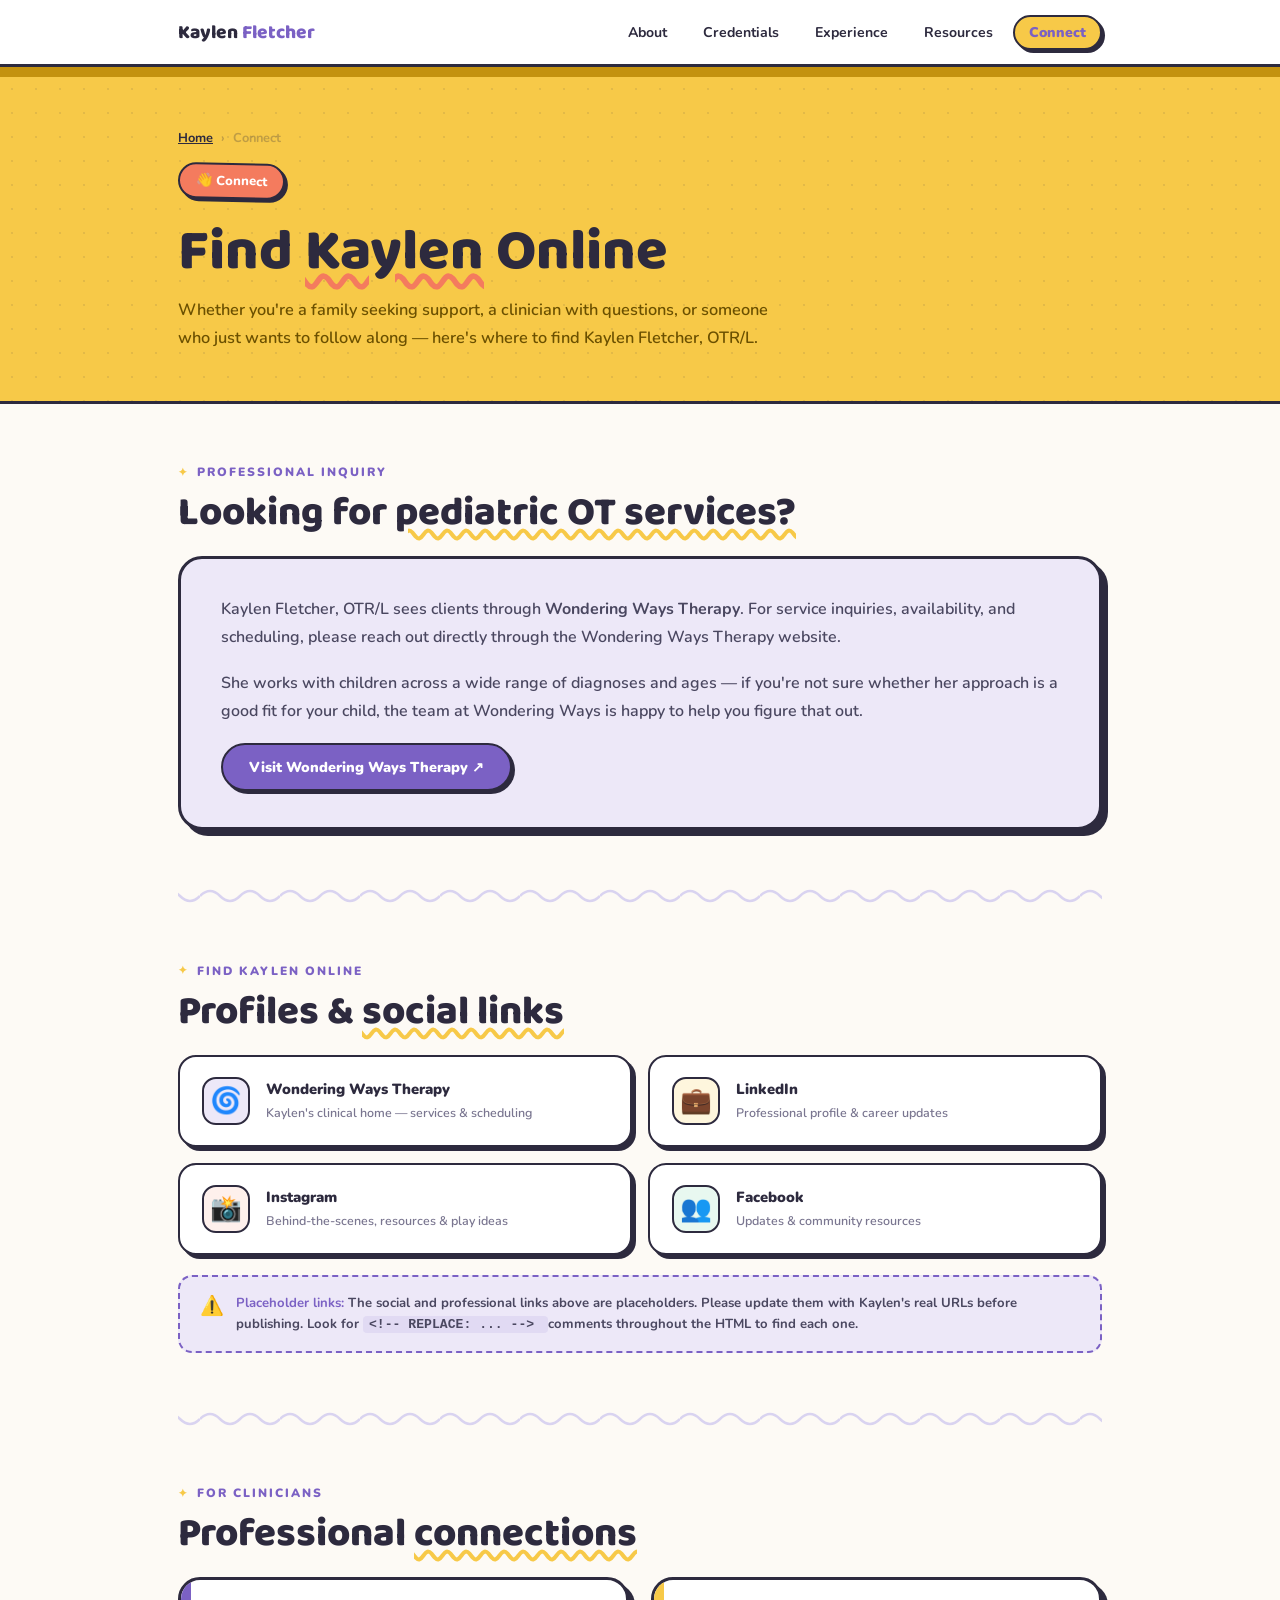
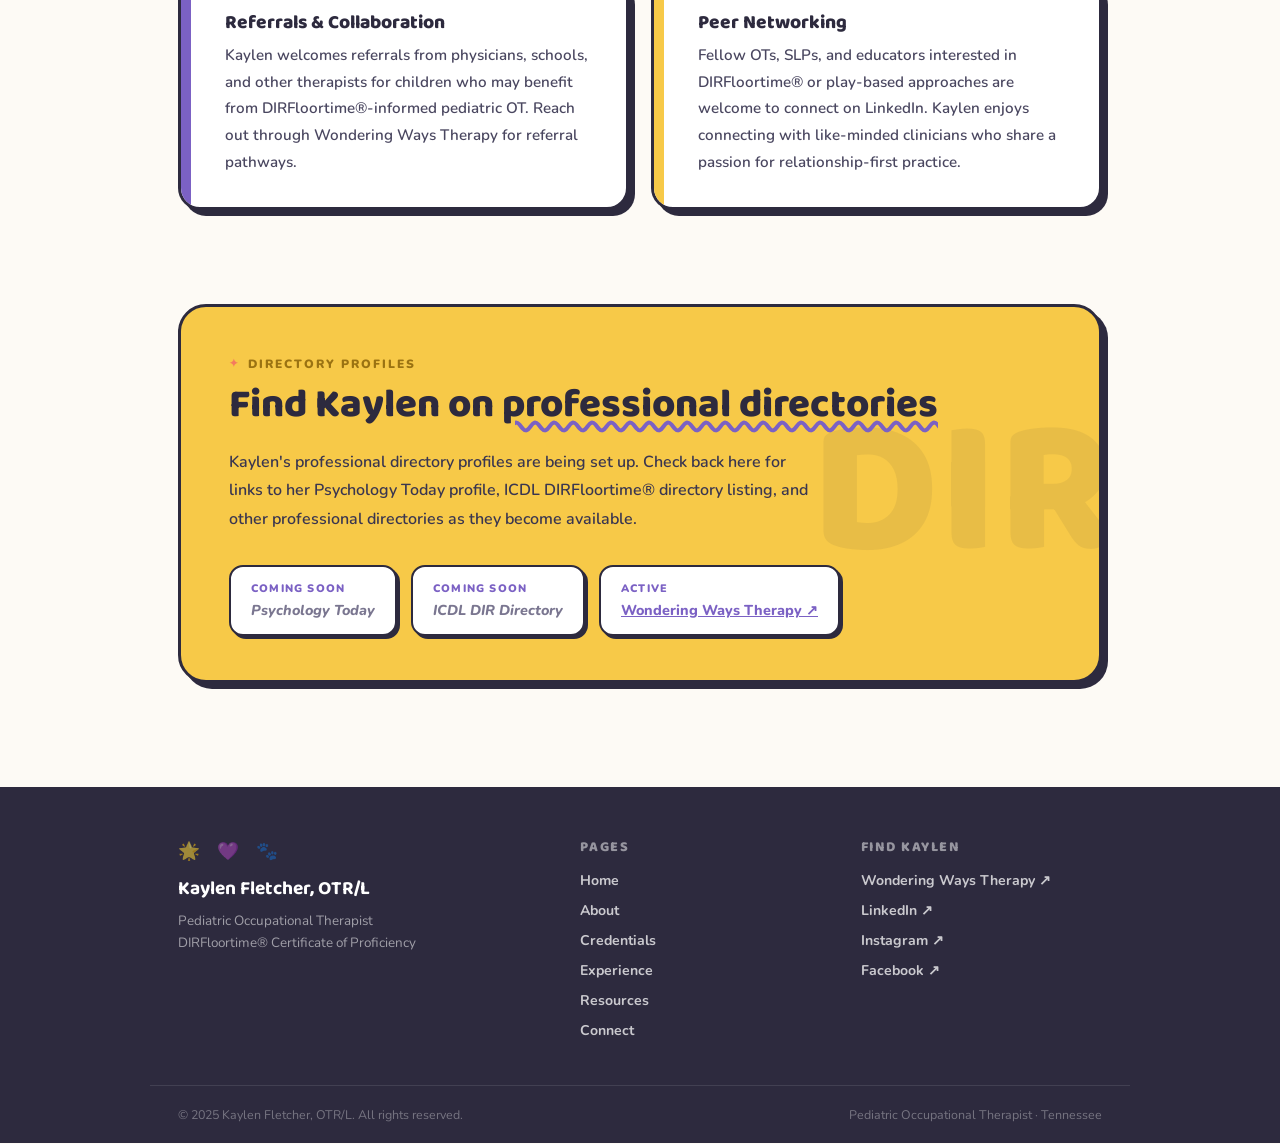
<file: connect.html>
<!DOCTYPE html>
<html lang="en">
<head>
  <meta charset="UTF-8" />
  <meta name="viewport" content="width=device-width, initial-scale=1.0" />

  <!-- Primary Meta -->
  <title>Connect with Kaylen Fletcher, OTR/L | Pediatric Occupational Therapist</title>
  <meta name="description" content="Connect with Kaylen Fletcher, OTR/L — find her through Wondering Ways Therapy, on LinkedIn, Instagram, and Facebook, or reach out for professional inquiries." />
  <link rel="canonical" href="https://kaylenfletcher.com/connect.html" />

  <!-- Open Graph -->
  <meta property="og:type"        content="profile" />
  <meta property="og:title"       content="Connect with Kaylen Fletcher, OTR/L" />
  <meta property="og:description" content="Find Kaylen Fletcher, OTR/L online — Wondering Ways Therapy, LinkedIn, Instagram, and more." />
  <meta property="og:url"         content="https://kaylenfletcher.com/connect.html" />
  <meta property="og:image"       content="https://kaylenfletcher.com/assets/images/og-kaylen-fletcher.png" />

  <!-- Twitter / X Card -->
  <meta name="twitter:card"        content="summary_large_image" />
  <meta name="twitter:title"       content="Connect with Kaylen Fletcher, OTR/L" />
  <meta name="twitter:description" content="Find Kaylen Fletcher, OTR/L — Wondering Ways Therapy, LinkedIn, Instagram, and more." />
  <meta name="twitter:image"       content="https://kaylenfletcher.com/assets/images/og-kaylen-fletcher.png" />

  <!-- Fonts & Styles -->
  <link href="https://fonts.googleapis.com/css2?family=Nunito:wght@400;600;700;800;900&family=Baloo+2:wght@700;800&display=swap" rel="stylesheet" />
  <style>
/* ============================================================
   Kaylen Fletcher, OTR/L — Shared Stylesheet
   kaylenfletcher.com
   ============================================================ */

/* ── RESET & BASE ── */
*, *::before, *::after { box-sizing: border-box; margin: 0; padding: 0; }

:root {
  --purple:  #7B61C4;
  --purple2: #EDE8F8;
  --yellow:  #F7C948;
  --yellow2: #FEF6DD;
  --coral:   #F47B5E;
  --coral2:  #FEF0EC;
  --green:   #5BBF8A;
  --green2:  #E8F8F0;
  --bg:      #FDFAF5;
  --text:    #2D2A3E;
  --muted:   #7A7690;
  --white:   #FFFFFF;
  --border:  3px solid var(--text);
  --shadow:  6px 6px 0 var(--text);
  --shadow-sm: 3px 3px 0 var(--text);
}

html { scroll-behavior: smooth; }

body {
  font-family: 'Nunito', sans-serif;
  background: var(--bg);
  color: var(--text);
  min-height: 100vh;
  overflow-x: hidden;
}

img { display: block; max-width: 100%; }
a { color: inherit; text-decoration: none; }

/* ── SCATTERED STARS ── */
body::before {
  content: "✦ ✶ ✦ ✶ ✦ ✶ ✦";
  position: fixed;
  top: 44px; right: 64px;
  font-size: 0.58rem;
  color: var(--yellow);
  letter-spacing: 18px;
  opacity: 0.45;
  pointer-events: none;
  z-index: 0;
  transform: rotate(14deg);
}

/* ── TYPOGRAPHY ── */
h1, h2, h3, h4 {
  font-family: 'Baloo 2', cursive;
  font-weight: 800;
  line-height: 1.15;
  color: var(--text);
}
h1 { font-size: clamp(2.4rem, 5vw, 3.6rem); margin-bottom: 16px; }
h2 { font-size: clamp(1.8rem, 3.5vw, 2.5rem); margin-bottom: 20px; }
h3 { font-size: clamp(1.1rem, 2.5vw, 1.35rem); margin-bottom: 10px; }

.ww {
  text-decoration: underline;
  text-decoration-style: wavy;
  text-decoration-color: var(--yellow);
  text-underline-offset: 5px;
}
.squiggle {
  text-decoration: underline;
  text-decoration-style: wavy;
  text-decoration-color: var(--coral);
  text-underline-offset: 6px;
}

/* ── LAYOUT ── */
.page-wrap {
  position: relative;
  z-index: 1;
  max-width: 980px;
  margin: 0 auto;
  padding: 0 28px 80px;
}

/* ── SITE HEADER / NAV ── */
.site-header {
  position: sticky;
  top: 0;
  z-index: 200;
  background: var(--white);
  border-bottom: var(--border);
}
.site-nav {
  max-width: 980px;
  margin: 0 auto;
  padding: 0 28px;
  height: 64px;
  display: flex;
  align-items: center;
  justify-content: space-between;
  gap: 24px;
}
.nav-logo {
  font-family: 'Baloo 2', cursive;
  font-weight: 800;
  font-size: 1.2rem;
  color: var(--text);
  flex-shrink: 0;
}
.nav-logo .accent { color: var(--purple); }
.nav-links {
  display: flex;
  align-items: center;
  gap: 4px;
  list-style: none;
}
.nav-links a {
  font-weight: 700;
  font-size: 0.88rem;
  padding: 6px 14px;
  border-radius: 50px;
  border: 2px solid transparent;
  transition: background 0.15s, border-color 0.15s, box-shadow 0.15s;
  white-space: nowrap;
  display: block;
}
.nav-links a:hover {
  background: var(--purple2);
  border-color: var(--text);
  box-shadow: var(--shadow-sm);
}
.nav-links a.active {
  background: var(--purple2);
  border-color: var(--purple);
  color: var(--purple);
  font-weight: 900;
}
.nav-links .nav-cta a {
  background: var(--yellow);
  border: 2px solid var(--text);
  box-shadow: var(--shadow-sm);
  font-weight: 900;
}
.nav-links .nav-cta a:hover {
  background: var(--coral);
  color: var(--white);
}

/* ── HAMBURGER ── */
.nav-toggle {
  display: none;
  flex-direction: column;
  justify-content: center;
  gap: 5px;
  width: 40px; height: 40px;
  background: none;
  border: 2px solid var(--text);
  border-radius: 10px;
  cursor: pointer;
  padding: 8px;
  box-shadow: var(--shadow-sm);
}
.nav-toggle span {
  display: block;
  height: 2px;
  background: var(--text);
  border-radius: 2px;
  transition: transform 0.2s, opacity 0.2s;
}
.nav-toggle[aria-expanded="true"] span:nth-child(1) { transform: translateY(7px) rotate(45deg); }
.nav-toggle[aria-expanded="true"] span:nth-child(2) { opacity: 0; }
.nav-toggle[aria-expanded="true"] span:nth-child(3) { transform: translateY(-7px) rotate(-45deg); }

/* ── SECTION LABEL ── */
.section-label {
  display: inline-flex;
  align-items: center;
  gap: 8px;
  font-size: 0.75rem;
  font-weight: 900;
  text-transform: uppercase;
  letter-spacing: 2px;
  color: var(--purple);
  margin-bottom: 10px;
}
.section-label::before { content: "✦"; font-size: 0.7rem; color: var(--yellow); }

/* ── SQUIGGLY DIVIDER ── */
.squig {
  border: none;
  height: 20px;
  margin: 8px 0 52px;
  background-image: url("data:image/svg+xml,%3Csvg xmlns='http://www.w3.org/2000/svg' width='80' height='20' viewBox='0 0 80 20'%3E%3Cpath d='M0 10 Q10 0 20 10 Q30 20 40 10 Q50 0 60 10 Q70 20 80 10' fill='none' stroke='%23d9d3f0' stroke-width='2.5'/%3E%3C/svg%3E");
  background-repeat: repeat-x;
  background-position: center;
}

/* ── STICKER ── */
.sticker {
  display: inline-block;
  background: var(--yellow);
  color: var(--text);
  border: 2.5px solid var(--text);
  border-radius: 50px;
  padding: 7px 16px;
  font-size: 0.82rem;
  font-weight: 800;
  margin-bottom: 20px;
  box-shadow: var(--shadow-sm);
  transform: rotate(-1.5deg);
}
.sticker.coral  { background: var(--coral);  color: var(--white); border-color: var(--text); }
.sticker.green  { background: var(--green);  color: var(--white); border-color: var(--text); }
.sticker.purple { background: var(--purple); color: var(--white); border-color: var(--text); }
.sticker.r-pos  { transform: rotate(1.2deg); }
.sticker.r-neg  { transform: rotate(-1.8deg); }

/* ── PILLS ── */
.pill-row { display: flex; flex-wrap: wrap; gap: 10px; }
.pill {
  padding: 8px 16px;
  border-radius: 50px;
  font-size: 0.82rem;
  font-weight: 800;
  border: 2px solid var(--text);
  box-shadow: var(--shadow-sm);
  transition: transform 0.15s, box-shadow 0.15s;
  display: inline-block;
}
.pill:hover { transform: translate(-1px,-1px); box-shadow: 4px 4px 0 var(--text); }
.pill-p { background: var(--purple2); color: var(--purple); }
.pill-c { background: var(--coral2);  color: var(--coral);  }
.pill-y { background: var(--yellow2); color: #9a7212;       }
.pill-g { background: var(--green2);  color: #2a8057;       }

/* ── PAGE HEADER (inner pages) ── */
.page-header {
  border-top: 10px solid var(--purple); /* default — overridden by ph-* classes */
  border-bottom: var(--border);
  padding: 52px 0 48px;
  position: relative;
  overflow: hidden;
  background: var(--purple2);
}
/* polka dot texture */
.page-header::before {
  content: "";
  position: absolute; inset: 0;
  background-image: radial-gradient(circle, rgba(45,42,62,0.07) 1.5px, transparent 1.5px);
  background-size: 24px 24px;
  pointer-events: none;
}
.page-header .page-wrap { padding-bottom: 0; }
.page-header h1 { margin-bottom: 12px; }
.page-lead {
  font-size: 1.02rem;
  color: var(--muted);
  line-height: 1.7;
  max-width: 600px;
  font-weight: 600;
}

/* ── PAGE HEADER COLOUR VARIANTS ── */
.page-header.ph-yellow {
  background: var(--yellow);
  border-top-color: #c4920f;
}
.page-header.ph-yellow .page-lead { color: #6b5000; }
.page-header.ph-yellow::before {
  background-image: radial-gradient(circle, rgba(45,42,62,0.10) 1.5px, transparent 1.5px);
}

.page-header.ph-coral {
  background: var(--coral2);
  border-top-color: var(--coral);
}

.page-header.ph-green {
  background: var(--green2);
  border-top-color: var(--green);
}

.page-header.ph-purple {
  background: var(--purple2);
  border-top-color: var(--purple);
}

/* ── BREADCRUMB ── */
.breadcrumb {
  display: flex;
  align-items: center;
  gap: 8px;
  font-size: 0.8rem;
  font-weight: 700;
  color: var(--muted);
  margin-bottom: 16px;
}
.breadcrumb a { color: var(--purple); text-decoration: underline; }
.breadcrumb span { opacity: 0.5; }
.page-header.ph-yellow .breadcrumb { color: rgba(45,42,62,0.55); }
.page-header.ph-yellow .breadcrumb a { color: var(--text); }
.page-header.ph-yellow .section-label { color: rgba(45,42,62,0.65); }

/* ── HERO (home page) ── */
.hero {
  display: grid;
  grid-template-columns: 1fr 1fr;
  gap: 52px;
  align-items: center;
  padding: 72px 0 60px;
}
.hero-sub {
  font-size: 1.05rem;
  color: var(--muted);
  line-height: 1.75;
  margin-bottom: 28px;
}

/* ── HERO CARD ── */
.hero-card {
  background: var(--white);
  border: var(--border);
  border-radius: 24px;
  padding: 36px 28px 32px;
  box-shadow: var(--shadow);
  position: relative;
}
.card-top-strip {
  position: absolute;
  top: 0; left: 0; right: 0;
  height: 10px;
  background: var(--purple);
  border-radius: 20px 20px 0 0;
}
.avatar {
  width: 90px; height: 90px;
  border-radius: 50%;
  background: var(--purple2);
  border: var(--border);
  display: flex; align-items: center; justify-content: center;
  font-size: 2.4rem;
  margin: 16px auto 18px;
  overflow: hidden;
}
.avatar img { width: 100%; height: 100%; object-fit: cover; border-radius: 50%; }
.card-name {
  font-family: 'Baloo 2', cursive;
  font-size: 1.4rem;
  font-weight: 800;
  text-align: center;
  color: var(--text);
  margin-bottom: 2px;
}
.card-title {
  text-align: center;
  font-size: 0.85rem;
  color: var(--muted);
  font-weight: 700;
  margin-bottom: 22px;
}

/* ── CRED CHIP (hero card) ── */
.cred {
  border: 2px solid var(--text);
  border-radius: 14px;
  padding: 13px 16px;
  margin-bottom: 10px;
}
.cred.purple { background: var(--purple2); }
.cred.coral  { background: var(--coral2);  }
.cred.yellow { background: var(--yellow2); }
.cred.green  { background: var(--green2);  }
.cred h5 {
  font-size: 0.68rem;
  text-transform: uppercase;
  letter-spacing: 1.2px;
  font-weight: 900;
  margin-bottom: 4px;
}
.cred.purple h5 { color: var(--purple); }
.cred.coral  h5 { color: var(--coral);  }
.cred.yellow h5 { color: #9a7212;       }
.cred.green  h5 { color: var(--green);  }
.cred p { font-size: 0.88rem; font-weight: 700; color: var(--text); line-height: 1.4; }

/* ── ABOUT GRID ── */
.about-grid {
  display: grid;
  grid-template-columns: 1.2fr 1fr;
  gap: 32px;
  align-items: start;
}
.about-text p {
  font-size: 1.04rem;
  line-height: 1.82;
  color: #4a4760;
  margin-bottom: 16px;
}
.about-text p strong { color: var(--purple); font-weight: 800; }

/* ── FUN CARDS ── */
.fun-cards { display: flex; flex-direction: column; gap: 14px; }
.fun-card {
  background: var(--white);
  border: 2.5px solid var(--text);
  border-radius: 18px;
  padding: 16px 20px;
  display: flex;
  align-items: center;
  gap: 16px;
  box-shadow: 4px 4px 0 var(--text);
  transition: transform 0.15s, box-shadow 0.15s;
}
.fun-card:hover { box-shadow: 6px 6px 0 var(--text); }
.fun-cards .fun-card:nth-child(1) { transform: rotate(0.8deg); }
.fun-cards .fun-card:nth-child(2) { transform: rotate(-0.6deg); }
.fun-cards .fun-card:nth-child(3) { transform: rotate(0.5deg); }
.fun-cards .fun-card:nth-child(1):hover { transform: rotate(0.8deg) translate(-2px,-2px); }
.fun-cards .fun-card:nth-child(2):hover { transform: rotate(-0.6deg) translate(-2px,-2px); }
.fun-cards .fun-card:nth-child(3):hover { transform: rotate(0.5deg) translate(-2px,-2px); }
.fun-emoji {
  font-size: 2rem;
  width: 52px; height: 52px;
  border-radius: 14px;
  border: 2px solid var(--text);
  display: flex; align-items: center; justify-content: center;
  flex-shrink: 0;
}
.fun-card:nth-child(1) .fun-emoji { background: var(--purple2); }
.fun-card:nth-child(2) .fun-emoji { background: var(--yellow2); }
.fun-card:nth-child(3) .fun-emoji { background: var(--coral2);  }
.fun-info h4 { font-size: 0.92rem; font-weight: 900; color: var(--text); margin-bottom: 3px; }
.fun-info p  { font-size: 0.8rem; color: var(--muted); line-height: 1.4; }

/* ── PURPLE POLKA BAND ── */
.band {
  background: var(--purple);
  border: var(--border);
  border-radius: 28px;
  padding: 44px 48px;
  margin-bottom: 56px;
  box-shadow: var(--shadow);
  position: relative;
  overflow: hidden;
}
.band::before {
  content: "";
  position: absolute; inset: 0;
  background-image: radial-gradient(circle, rgba(255,255,255,0.15) 1.5px, transparent 1.5px);
  background-size: 22px 22px;
  pointer-events: none;
}
.band .section-label { color: rgba(255,255,255,0.75); position: relative; z-index: 1; }
.band .section-label::before { color: var(--yellow); }
.band h2 { color: var(--white); position: relative; z-index: 1; }
.band h2 .ww { text-decoration-color: var(--yellow); }
.band > p { position: relative; z-index: 1; }

/* ── SETTINGS GRID ── */
.settings-grid {
  display: grid;
  grid-template-columns: repeat(4,1fr);
  gap: 16px;
  position: relative;
  z-index: 1;
}
.setting-tile {
  background: var(--white);
  border: 2.5px solid var(--text);
  border-radius: 18px;
  padding: 22px 14px;
  text-align: center;
  box-shadow: 4px 4px 0 var(--text);
  transition: transform 0.15s, box-shadow 0.15s;
}
.setting-tile:hover { transform: translate(-2px,-2px); box-shadow: 6px 6px 0 var(--text); }
.setting-tile .t-icon { font-size: 2rem; margin-bottom: 10px; }
.setting-tile h4 { font-size: 0.88rem; font-weight: 900; color: var(--text); margin-bottom: 4px; }
.setting-tile p  { font-size: 0.76rem; color: var(--muted); line-height: 1.45; }
.setting-tile:nth-child(1) { background: var(--purple2); }
.setting-tile:nth-child(2) { background: var(--yellow2); }
.setting-tile:nth-child(3) { background: var(--coral2);  }
.setting-tile:nth-child(4) { background: var(--green2);  }

/* ── YELLOW DIR BAND ── */
.dir-inner {
  background: var(--yellow);
  border: var(--border);
  border-radius: 28px;
  padding: 44px 48px;
  box-shadow: var(--shadow);
  position: relative;
  overflow: hidden;
}
.dir-inner::after {
  content: "DIR";
  position: absolute; right: -16px; top: 50%;
  transform: translateY(-50%);
  font-family: 'Baloo 2', cursive;
  font-size: 12rem; font-weight: 900;
  color: rgba(45,42,62,0.07);
  line-height: 1; pointer-events: none;
}
.dir-inner .section-label { color: #9a7212; position: relative; z-index: 1; }
.dir-inner .section-label::before { color: var(--coral); }
.dir-inner h2 { position: relative; z-index: 1; }
.dir-inner h2 .ww { text-decoration-color: var(--purple); }
.dir-body, .dir-inner > p {
  font-size: 1rem;
  line-height: 1.78;
  color: #3a3650;
  max-width: 580px;
  margin-bottom: 32px;
  font-weight: 600;
  position: relative; z-index: 1;
}
.dir-chips { display: flex; gap: 14px; flex-wrap: wrap; position: relative; z-index: 1; }
.dir-chip {
  background: var(--white);
  border: 2.5px solid var(--text);
  border-radius: 14px;
  padding: 14px 20px;
  box-shadow: var(--shadow-sm);
}
.dir-chip h5 {
  font-size: 0.68rem;
  text-transform: uppercase;
  letter-spacing: 1.2px;
  font-weight: 900;
  color: var(--purple);
  margin-bottom: 4px;
}
.dir-chip p { font-size: 0.9rem; font-weight: 800; color: var(--text); }

/* ── EDUCATION CARD ── */
.edu-card {
  background: var(--white);
  border: var(--border);
  border-radius: 22px;
  padding: 28px 32px;
  display: flex;
  align-items: center;
  gap: 24px;
  box-shadow: var(--shadow);
}
.edu-icon {
  width: 64px; height: 64px;
  border-radius: 16px;
  background: var(--purple2);
  border: 2.5px solid var(--text);
  display: flex; align-items: center; justify-content: center;
  font-size: 2rem; flex-shrink: 0;
}
.edu-info h3 { font-size: 1.05rem; font-weight: 900; margin-bottom: 4px; }
.edu-info p  { font-size: 0.9rem; color: var(--muted); font-weight: 600; line-height: 1.5; }
.edu-year {
  margin-left: auto;
  background: var(--coral); color: var(--white);
  font-weight: 900; font-size: 1rem;
  padding: 8px 20px; border-radius: 50px;
  border: 2.5px solid var(--text);
  box-shadow: var(--shadow-sm); flex-shrink: 0;
}

/* ── HOME NAV CARDS ── */
.nav-cards {
  display: grid;
  grid-template-columns: repeat(3, 1fr);
  gap: 18px;
  margin-bottom: 56px;
}
.nav-card {
  background: var(--white);
  border: 2.5px solid var(--text);
  border-radius: 20px;
  padding: 24px 22px;
  box-shadow: 4px 4px 0 var(--text);
  display: flex;
  flex-direction: column;
  gap: 8px;
  text-decoration: none;
  transition: transform 0.15s, box-shadow 0.15s;
}
.nav-card:hover { transform: translate(-2px,-2px); box-shadow: var(--shadow); }
.nav-card .nc-icon { font-size: 1.8rem; margin-bottom: 4px; }
.nav-card h3 { font-size: 1rem; margin-bottom: 4px; }
.nav-card p  { font-size: 0.82rem; color: var(--muted); line-height: 1.5; flex: 1; }
.nav-card .nc-arrow { font-size: 0.8rem; font-weight: 900; color: var(--purple); margin-top: 8px; }
.nav-card:nth-child(1) { background: var(--purple2); }
.nav-card:nth-child(2) { background: var(--yellow2); }
.nav-card:nth-child(3) { background: var(--coral2);  }

/* ── ARTICLE CARDS ── */
.article-grid {
  display: grid;
  grid-template-columns: repeat(2, 1fr);
  gap: 22px;
}
.article-card {
  background: var(--white);
  border: 2.5px solid var(--text);
  border-radius: 20px;
  padding: 28px 26px;
  box-shadow: 4px 4px 0 var(--text);
  display: flex;
  flex-direction: column;
  gap: 10px;
  transition: transform 0.15s, box-shadow 0.15s;
  color: inherit;
}
.article-card:hover { box-shadow: var(--shadow); }
.article-card .ac-tag {
  display: inline-block;
  background: var(--purple2);
  color: var(--purple);
  font-size: 0.72rem;
  font-weight: 900;
  text-transform: uppercase;
  letter-spacing: 1px;
  padding: 4px 12px;
  border-radius: 50px;
  border: 1.5px solid var(--purple);
  width: fit-content;
}
.article-card h3 { font-size: 1.05rem; line-height: 1.35; }
.article-card .ac-meta { font-size: 0.78rem; color: var(--muted); font-weight: 600; }
.article-card p  { font-size: 0.88rem; color: #4a4760; line-height: 1.65; flex: 1; }
.article-card .ac-read {
  font-size: 0.82rem; font-weight: 900; color: var(--purple);
  border-top: 1.5px dashed #d9d3f0;
  padding-top: 12px; margin-top: 4px;
}
.article-card:nth-child(odd)       { transform: rotate(0.4deg); }
.article-card:nth-child(even)      { transform: rotate(-0.3deg); }
.article-card:nth-child(odd):hover { transform: rotate(0.4deg) translate(-2px,-2px); box-shadow: var(--shadow); }
.article-card:nth-child(even):hover{ transform: rotate(-0.3deg) translate(-2px,-2px); box-shadow: var(--shadow); }

/* ── TIMELINE ── */
.timeline { position: relative; padding-left: 28px; }
.timeline::before {
  content: "";
  position: absolute;
  left: 7px; top: 4px; bottom: 4px; width: 3px;
  background-image: repeating-linear-gradient(
    to bottom, var(--purple) 0, var(--purple) 8px, transparent 8px, transparent 14px
  );
  border-radius: 2px;
}
.tl-item { position: relative; margin-bottom: 32px; }
.tl-item::before {
  content: "✦";
  position: absolute;
  left: -24px; top: 2px;
  font-size: 0.9rem;
  color: var(--yellow);
  background: var(--bg);
  line-height: 1;
}
.tl-year {
  display: inline-block;
  background: var(--purple); color: var(--white);
  font-size: 0.72rem; font-weight: 900;
  padding: 3px 12px; border-radius: 50px;
  border: 2px solid var(--text);
  box-shadow: 2px 2px 0 var(--text);
  margin-bottom: 6px;
}
.tl-item h4 { font-size: 1rem; margin-bottom: 4px; }
.tl-item p  { font-size: 0.88rem; color: var(--muted); line-height: 1.55; font-weight: 600; }

/* ── SOCIAL / CONNECT ── */
.social-grid {
  display: grid;
  grid-template-columns: repeat(2, 1fr);
  gap: 16px;
}
.social-link-card {
  background: var(--white);
  border: 2.5px solid var(--text);
  border-radius: 18px;
  padding: 20px 22px;
  display: flex; align-items: center; gap: 16px;
  box-shadow: 4px 4px 0 var(--text);
  text-decoration: none; color: var(--text);
  transition: transform 0.15s, box-shadow 0.15s;
}
.social-link-card:hover { transform: translate(-2px,-2px); box-shadow: var(--shadow); }
.social-icon {
  width: 48px; height: 48px;
  border-radius: 14px;
  border: 2px solid var(--text);
  display: flex; align-items: center; justify-content: center;
  font-size: 1.6rem; flex-shrink: 0;
}
.social-info strong { display: block; font-size: 0.92rem; font-weight: 900; margin-bottom: 2px; }
.social-info span   { font-size: 0.78rem; color: var(--muted); font-weight: 600; }

/* ── INQUIRY BOX ── */
.inquiry-box {
  background: var(--purple2);
  border: var(--border);
  border-radius: 24px;
  padding: 36px 40px;
  box-shadow: var(--shadow);
  margin-bottom: 40px;
}
.inquiry-box p {
  font-size: 1rem; color: #4a4760;
  line-height: 1.75; margin-bottom: 18px; font-weight: 600;
}
a.btn {
  display: inline-block;
  background: var(--purple); color: var(--white);
  font-weight: 900; font-size: 0.9rem;
  padding: 12px 26px; border-radius: 50px;
  border: 2.5px solid var(--text);
  box-shadow: var(--shadow-sm);
  transition: transform 0.15s, box-shadow 0.15s;
}
a.btn:hover { transform: translate(-1px,-1px); box-shadow: 4px 4px 0 var(--text); }

/* ── CREDENTIAL BLOCKS ── */
/* FIX: position:relative is required for the ::before accent stripe */
.cred-block {
  background: var(--white);
  border: var(--border);
  border-radius: 22px;
  padding: 32px 36px 32px 44px; /* extra left padding for the stripe */
  box-shadow: var(--shadow);
  margin-bottom: 22px;
  position: relative; /* ← CRITICAL: anchors the ::before stripe */
  overflow: hidden;
}
.cred-block::before {
  content: "";
  position: absolute;
  left: 0; top: 0; bottom: 0;
  width: 10px;
  background: var(--purple);
  border-radius: 4px 0 0 4px;
}
.cred-block.yellow::before { background: var(--yellow); }
.cred-block.coral::before  { background: var(--coral);  }
.cred-block.green::before  { background: var(--green);  }
.cred-block h3 { font-size: 1.2rem; margin-bottom: 6px; }
.cred-block .cb-meta {
  font-size: 0.8rem; color: var(--muted);
  font-weight: 700; margin-bottom: 14px;
  text-transform: uppercase; letter-spacing: 0.8px;
}
.cred-block p {
  font-size: 0.95rem; color: #4a4760;
  line-height: 1.72; font-weight: 600;
}
.cred-block p + p { margin-top: 12px; }

/* ── EXPERIENCE CARDS ── */
.exp-card {
  background: var(--white);
  border: var(--border);
  border-radius: 24px;
  padding: 36px 40px;
  box-shadow: var(--shadow);
  margin-bottom: 24px;
  display: grid;
  grid-template-columns: 80px 1fr;
  gap: 28px;
  align-items: start;
}
.exp-icon-box {
  width: 72px; height: 72px;
  border-radius: 18px;
  border: 2.5px solid var(--text);
  display: flex; align-items: center; justify-content: center;
  font-size: 2.2rem;
}
.exp-card:nth-child(1) .exp-icon-box { background: var(--purple2); }
.exp-card:nth-child(2) .exp-icon-box { background: var(--yellow2); }
.exp-card:nth-child(3) .exp-icon-box { background: var(--coral2);  }
.exp-card:nth-child(4) .exp-icon-box { background: var(--green2);  }
.exp-content h3 { font-size: 1.3rem; margin-bottom: 8px; }
.exp-content p  {
  font-size: 0.96rem; color: #4a4760;
  line-height: 1.75; font-weight: 600; margin-bottom: 12px;
}
.exp-content p:last-child { margin-bottom: 0; }

/* ── TWO-COLUMN GRID (philosophy / populations) ── */
.two-col-grid {
  display: grid;
  grid-template-columns: 1fr 1fr;
  gap: 22px;
}

/* ── SITE FOOTER ── */
.site-footer { background: var(--text); color: rgba(255,255,255,0.55); position: relative; z-index: 1; }
.footer-inner {
  max-width: 980px; margin: 0 auto;
  padding: 52px 28px 36px;
  display: grid;
  grid-template-columns: 1.5fr 1fr 1fr;
  gap: 40px;
  align-items: start;
}
.footer-brand strong {
  display: block;
  font-family: 'Baloo 2', cursive;
  font-size: 1.2rem; color: var(--white); margin-bottom: 6px;
}
.footer-brand p { font-size: 0.84rem; line-height: 1.65; }
.footer-stars { font-size: 1.1rem; letter-spacing: 6px; margin-bottom: 10px; display: block; }
.footer-col h4 {
  font-family: 'Baloo 2', cursive;
  font-size: 0.88rem; font-weight: 800;
  color: rgba(255,255,255,0.5);
  text-transform: uppercase; letter-spacing: 1.5px;
  margin-bottom: 14px;
}
.footer-col ul { list-style: none; }
.footer-col ul li { margin-bottom: 8px; }
.footer-col ul li a {
  font-size: 0.88rem; font-weight: 700;
  color: rgba(255,255,255,0.75);
  transition: color 0.15s;
}
.footer-col ul li a:hover { color: var(--yellow); }
.footer-bottom {
  border-top: 1px solid rgba(255,255,255,0.1);
  max-width: 980px; margin: 0 auto;
  padding: 20px 28px;
  display: flex; justify-content: space-between; align-items: center;
  font-size: 0.78rem; color: rgba(255,255,255,0.35);
  flex-wrap: wrap; gap: 8px;
}
.footer-bottom a { color: rgba(255,255,255,0.45); text-decoration: underline; }

/* ── RESPONSIVE ── */
@media (max-width: 860px) {
  .settings-grid  { grid-template-columns: repeat(2,1fr); }
  .nav-cards      { grid-template-columns: 1fr 1fr; }
  .social-grid    { grid-template-columns: 1fr; }
  .footer-inner   { grid-template-columns: 1fr 1fr; }
}

@media (max-width: 768px) {
  /* Mobile nav */
  .nav-toggle { display: flex; }
  .nav-links {
    display: none;
    position: absolute;
    top: 64px; left: 0; right: 0;
    background: var(--white);
    border-bottom: var(--border);
    flex-direction: column;
    padding: 16px 20px 20px;
    gap: 4px;
    align-items: stretch;
  }
  .nav-links.open { display: flex; }
  .nav-links a { padding: 10px 16px; border-radius: 12px; font-size: 0.95rem; }
  .nav-links .nav-cta a { text-align: center; }
  .site-header { position: relative; }

  /* Layout collapses */
  .hero          { grid-template-columns: 1fr; gap: 36px; padding: 48px 0 40px; }
  .hero-card     { max-width: 400px; margin: 0 auto; }
  .about-grid    { grid-template-columns: 1fr; }
  .two-col-grid  { grid-template-columns: 1fr; }
  .nav-cards     { grid-template-columns: 1fr; }
  .article-grid  { grid-template-columns: 1fr; }
  .exp-card      { grid-template-columns: 1fr; gap: 16px; padding: 28px 24px; }
  .edu-card      { flex-wrap: wrap; }
  .edu-year      { margin-left: 0; }

  /* Bands */
  .band     { padding: 32px 24px; }
  .dir-inner{ padding: 32px 24px; }
  .dir-inner::after { display: none; }
  .dir-chips { flex-direction: column; }

  /* Footer */
  .footer-inner  { grid-template-columns: 1fr; gap: 28px; }
  .footer-bottom { flex-direction: column; text-align: center; }

  /* Misc */
  .inquiry-box   { padding: 28px 24px; }
  .cred-block    { padding: 24px 20px 24px 32px; }
}

@media (max-width: 480px) {
  .page-wrap { padding: 0 18px 60px; }
  .site-nav  { padding: 0 18px; }
  h1         { font-size: 2.2rem; }
}

  </style>

  <!-- JSON-LD: BreadcrumbList -->
  <script type="application/ld+json">
  {
    "@context": "https://schema.org",
    "@type": "BreadcrumbList",
    "itemListElement": [
      { "@type": "ListItem", "position": 1, "name": "Home",    "item": "https://kaylenfletcher.com/" },
      { "@type": "ListItem", "position": 2, "name": "Connect", "item": "https://kaylenfletcher.com/connect.html" }
    ]
  }
  </script>
</head>
<body>

  <header class="site-header">
    <nav class="site-nav" aria-label="Main navigation">
      <a href="index.html" class="nav-logo">Kaylen <span class="accent">Fletcher</span></a>
      <button class="nav-toggle" aria-label="Toggle navigation" aria-expanded="false">
        <span></span><span></span><span></span>
      </button>
      <ul class="nav-links">
        <li><a href="about.html">About</a></li>
        <li><a href="credentials.html">Credentials</a></li>
        <li><a href="experience.html">Experience</a></li>
        <li><a href="resources.html">Resources</a></li>
        <li class="nav-cta"><a href="connect.html">Connect</a></li>
      </ul>
    </nav>
  </header>

  <!-- PAGE HEADER -->
  <div class="page-header ph-yellow">
    <div class="page-wrap">
      <nav class="breadcrumb" aria-label="Breadcrumb">
        <a href="index.html">Home</a>
        <span aria-hidden="true">›</span>
        <span aria-current="page">Connect</span>
      </nav>
      <div class="sticker coral r-pos">👋 Connect</div>
      <h1>Find <span class="squiggle">Kaylen</span> Online</h1>
      <p class="page-lead">
        Whether you're a family seeking support, a clinician with questions, or someone who just wants
        to follow along — here's where to find Kaylen Fletcher, OTR/L.
      </p>
    </div>
  </div>

  <main>
    <div class="page-wrap" style="padding-top:56px;">

      <!-- PROFESSIONAL INQUIRY -->
      <section aria-labelledby="inquiry-heading" style="margin-bottom:56px;">
        <div class="section-label">Professional Inquiry</div>
        <h2 id="inquiry-heading">Looking for <span class="ww">pediatric OT services?</span></h2>

        <div class="inquiry-box">
          <p>
            Kaylen Fletcher, OTR/L sees clients through <strong>Wondering Ways Therapy</strong>.
            For service inquiries, availability, and scheduling, please reach out directly through
            the Wondering Ways Therapy website.
          </p>
          <p>
            She works with children across a wide range of diagnoses and ages — if you're not sure
            whether her approach is a good fit for your child, the team at Wondering Ways is happy
            to help you figure that out.
          </p>
          <!-- REPLACE: Update this URL with the real Wondering Ways Therapy URL -->
          <a href="https://wonderingwaystherapy.com" target="_blank" rel="noopener" class="btn">
            Visit Wondering Ways Therapy ↗
          </a>
        </div>
      </section>

      <hr class="squig" />

      <!-- SOCIAL / PROFILES -->
      <section aria-labelledby="social-heading" style="margin-bottom:56px;">
        <div class="section-label">Find Kaylen Online</div>
        <h2 id="social-heading">Profiles &amp; <span class="ww">social links</span></h2>

        <div class="social-grid">

          <!-- Wondering Ways Therapy -->
          <a href="https://wonderingwaystherapy.com" target="_blank" rel="noopener"
             class="social-link-card" aria-label="Visit Wondering Ways Therapy website">
            <div class="social-icon" style="background:var(--purple2);" aria-hidden="true">🌀</div>
            <div class="social-info">
              <strong>Wondering Ways Therapy</strong>
              <span>Kaylen's clinical home — services &amp; scheduling</span>
              <!-- REPLACE: wonderingwaystherapy.com -->
            </div>
          </a>

          <!-- LinkedIn -->
          <a href="https://www.linkedin.com/in/kaylen-fletcher" target="_blank" rel="noopener"
             class="social-link-card" aria-label="Kaylen Fletcher on LinkedIn">
            <div class="social-icon" style="background:var(--yellow2);" aria-hidden="true">💼</div>
            <div class="social-info">
              <strong>LinkedIn</strong>
              <span>Professional profile &amp; career updates</span>
              <!-- REPLACE: linkedin.com/in/kaylen-fletcher — update to real URL -->
            </div>
          </a>

          <!-- Instagram -->
          <a href="https://www.instagram.com/kaylen_fletcher_ot" target="_blank" rel="noopener"
             class="social-link-card" aria-label="Kaylen Fletcher on Instagram">
            <div class="social-icon" style="background:var(--coral2);" aria-hidden="true">📸</div>
            <div class="social-info">
              <strong>Instagram</strong>
              <span>Behind-the-scenes, resources &amp; play ideas</span>
              <!-- REPLACE: instagram.com/kaylen_fletcher_ot — update to real handle -->
            </div>
          </a>

          <!-- Facebook -->
          <a href="https://www.facebook.com/kaylenfletcherot" target="_blank" rel="noopener"
             class="social-link-card" aria-label="Kaylen Fletcher on Facebook">
            <div class="social-icon" style="background:var(--green2);" aria-hidden="true">👥</div>
            <div class="social-info">
              <strong>Facebook</strong>
              <span>Updates &amp; community resources</span>
              <!-- REPLACE: facebook.com/kaylenfletcherot — update to real page URL -->
            </div>
          </a>

        </div>

        <!-- Placeholder warning -->
        <div style="margin-top:20px; background:var(--purple2); border:2px dashed var(--purple); border-radius:14px; padding:16px 20px; display:flex; gap:12px; align-items:flex-start;">
          <span style="font-size:1.2rem;" aria-hidden="true">⚠️</span>
          <p style="font-size:0.82rem; color:#4a4760; line-height:1.6; font-weight:700;">
            <strong style="color:var(--purple);">Placeholder links:</strong>
            The social and professional links above are placeholders. Please update them with
            Kaylen's real URLs before publishing. Look for
            <code style="background:rgba(123,97,196,0.1); padding:1px 6px; border-radius:4px; font-size:0.82rem;">
              &lt;!-- REPLACE: ... --&gt;
            </code>
            comments throughout the HTML to find each one.
          </p>
        </div>
      </section>

      <hr class="squig" />

      <!-- PROFESSIONAL CONNECTIONS -->
      <section aria-labelledby="professional-heading" style="margin-bottom:72px;">
        <div class="section-label">For Clinicians</div>
        <h2 id="professional-heading">Professional <span class="ww">connections</span></h2>

        <div style="display:grid; grid-template-columns:1fr 1fr; gap:22px;">
          <div class="cred-block">
            <div class="cred-block-inner">
              <h3>Referrals &amp; Collaboration</h3>
              <p style="font-size:0.95rem; color:#4a4760; line-height:1.75; font-weight:600; margin-top:8px;">
                Kaylen welcomes referrals from physicians, schools, and other therapists for children
                who may benefit from DIRFloortime®-informed pediatric OT. Reach out through
                Wondering Ways Therapy for referral pathways.
              </p>
            </div>
          </div>
          <div class="cred-block yellow">
            <div class="cred-block-inner">
              <h3>Peer Networking</h3>
              <p style="font-size:0.95rem; color:#4a4760; line-height:1.75; font-weight:600; margin-top:8px;">
                Fellow OTs, SLPs, and educators interested in DIRFloortime® or play-based approaches
                are welcome to connect on LinkedIn. Kaylen enjoys connecting with like-minded
                clinicians who share a passion for relationship-first practice.
              </p>
            </div>
          </div>
        </div>
      </section>

      <!-- DIRECTORY PLACEHOLDER -->
      <section aria-labelledby="directory-heading" style="margin-bottom:24px;">
        <div class="dir-inner">
          <div class="section-label">Directory Profiles</div>
          <h2 id="directory-heading">Find Kaylen on <span class="ww">professional directories</span></h2>
          <p class="dir-body">
            Kaylen's professional directory profiles are being set up. Check back here for links to
            her Psychology Today profile, ICDL DIRFloortime® directory listing, and other professional
            directories as they become available.
          </p>
          <div class="dir-chips">
            <div class="dir-chip">
              <h5>Coming Soon</h5>
              <!-- REPLACE: Add real Psychology Today URL -->
              <p style="color:var(--muted); font-style:italic;">Psychology Today</p>
            </div>
            <div class="dir-chip">
              <h5>Coming Soon</h5>
              <!-- REPLACE: Add real ICDL directory URL -->
              <p style="color:var(--muted); font-style:italic;">ICDL DIR Directory</p>
            </div>
            <div class="dir-chip">
              <h5>Active</h5>
              <p><a href="https://wonderingwaystherapy.com" target="_blank" rel="noopener" style="color:var(--purple); font-weight:800; text-decoration:underline;">Wondering Ways Therapy ↗</a></p>
            </div>
          </div>
        </div>
      </section>

    </div>
  </main>

  <footer class="site-footer" aria-label="Site footer">
    <div class="footer-inner">
      <div class="footer-brand">
        <span class="footer-stars" aria-hidden="true">🌟 💜 🐾</span>
        <strong>Kaylen Fletcher, OTR/L</strong>
        <p>Pediatric Occupational Therapist<br/>DIRFloortime® Certificate of Proficiency</p>
      </div>
      <nav class="footer-col" aria-label="Footer navigation">
        <h4>Pages</h4>
        <ul>
          <li><a href="index.html">Home</a></li>
          <li><a href="about.html">About</a></li>
          <li><a href="credentials.html">Credentials</a></li>
          <li><a href="experience.html">Experience</a></li>
          <li><a href="resources.html">Resources</a></li>
          <li><a href="connect.html">Connect</a></li>
        </ul>
      </nav>
      <div class="footer-col">
        <h4>Find Kaylen</h4>
        <ul>
          <li><a href="https://wonderingwaystherapy.com" target="_blank" rel="noopener">Wondering Ways Therapy ↗</a></li>
          <li><a href="https://www.linkedin.com/in/kaylen-fletcher" target="_blank" rel="noopener">LinkedIn ↗</a></li>
          <li><a href="https://www.instagram.com/kaylen_fletcher_ot" target="_blank" rel="noopener">Instagram ↗</a></li>
          <li><a href="https://www.facebook.com/kaylenfletcherot" target="_blank" rel="noopener">Facebook ↗</a></li>
        </ul>
      </div>
    </div>
    <div class="footer-bottom">
      <span>© 2025 Kaylen Fletcher, OTR/L. All rights reserved.</span>
      <span>Pediatric Occupational Therapist · Tennessee</span>
    </div>
  </footer>

  <script src="assets/js/site.js"></script>
</body>
</html>
</file>
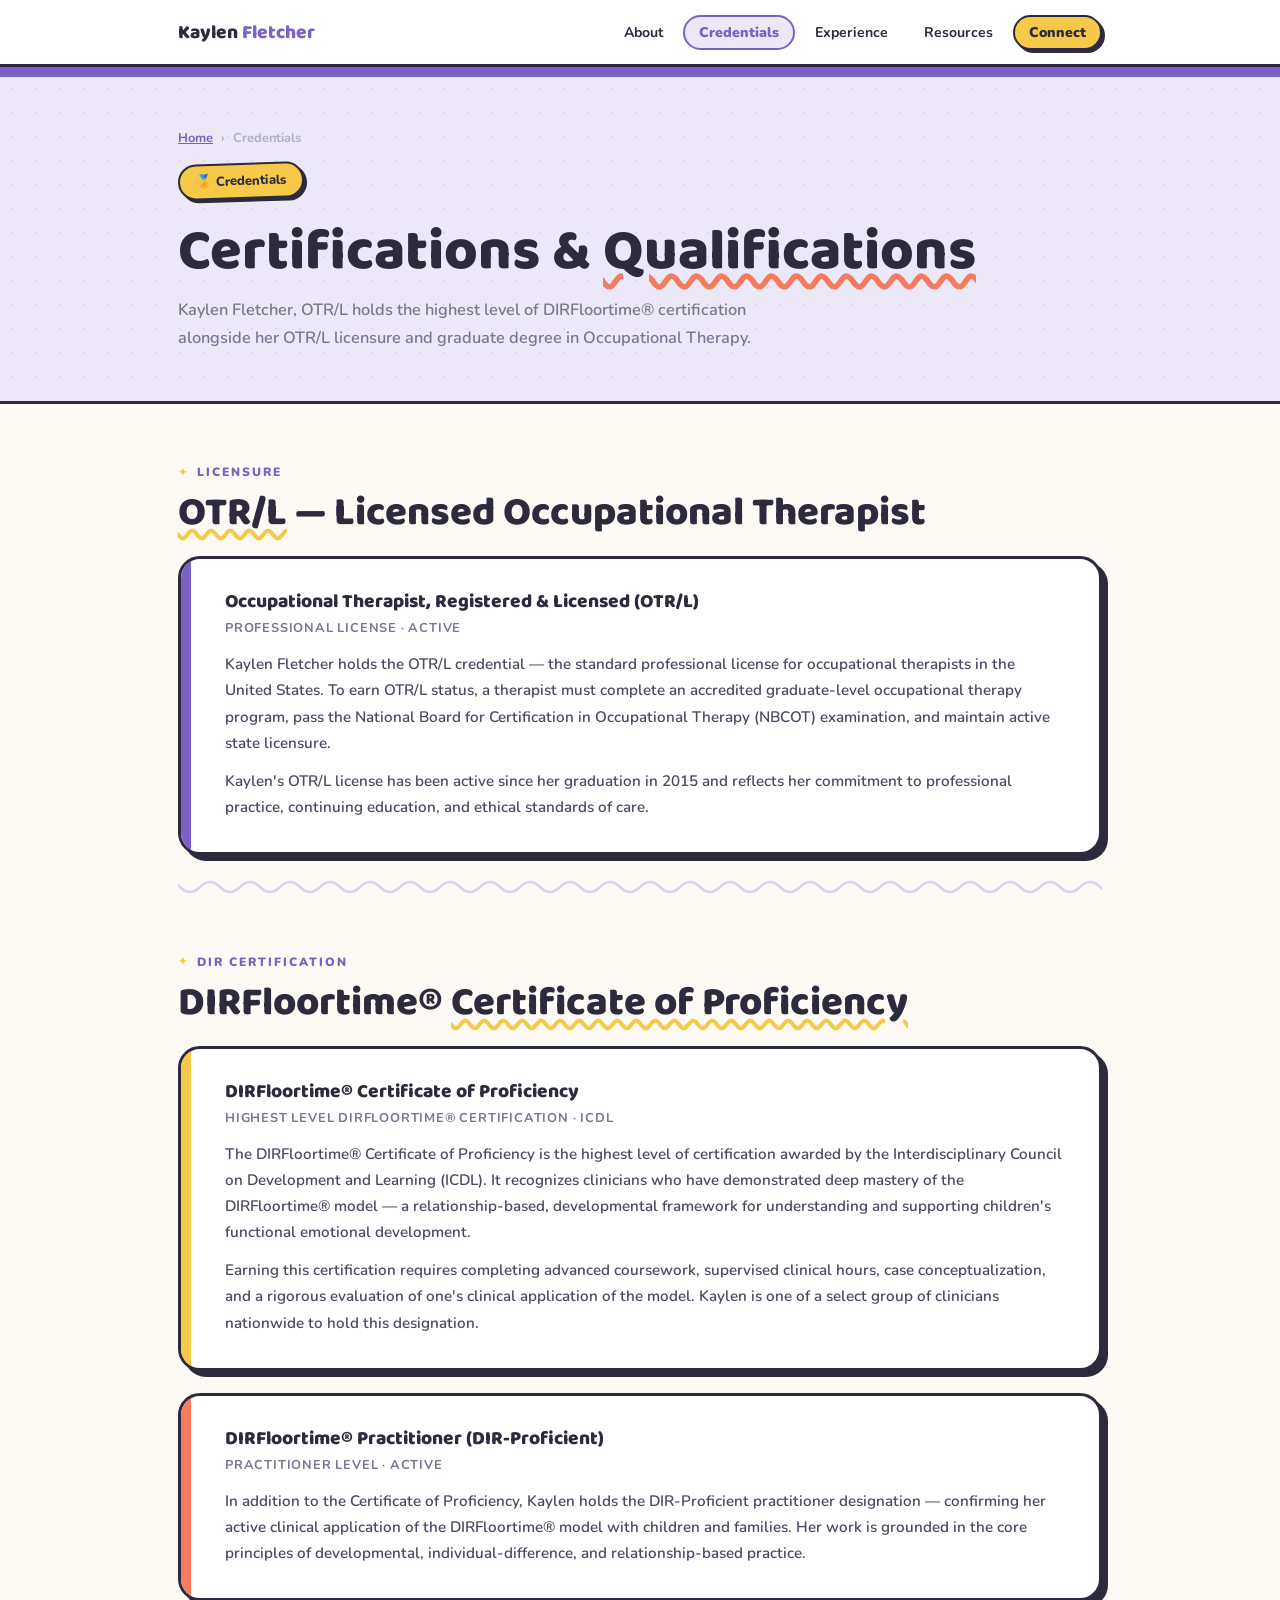
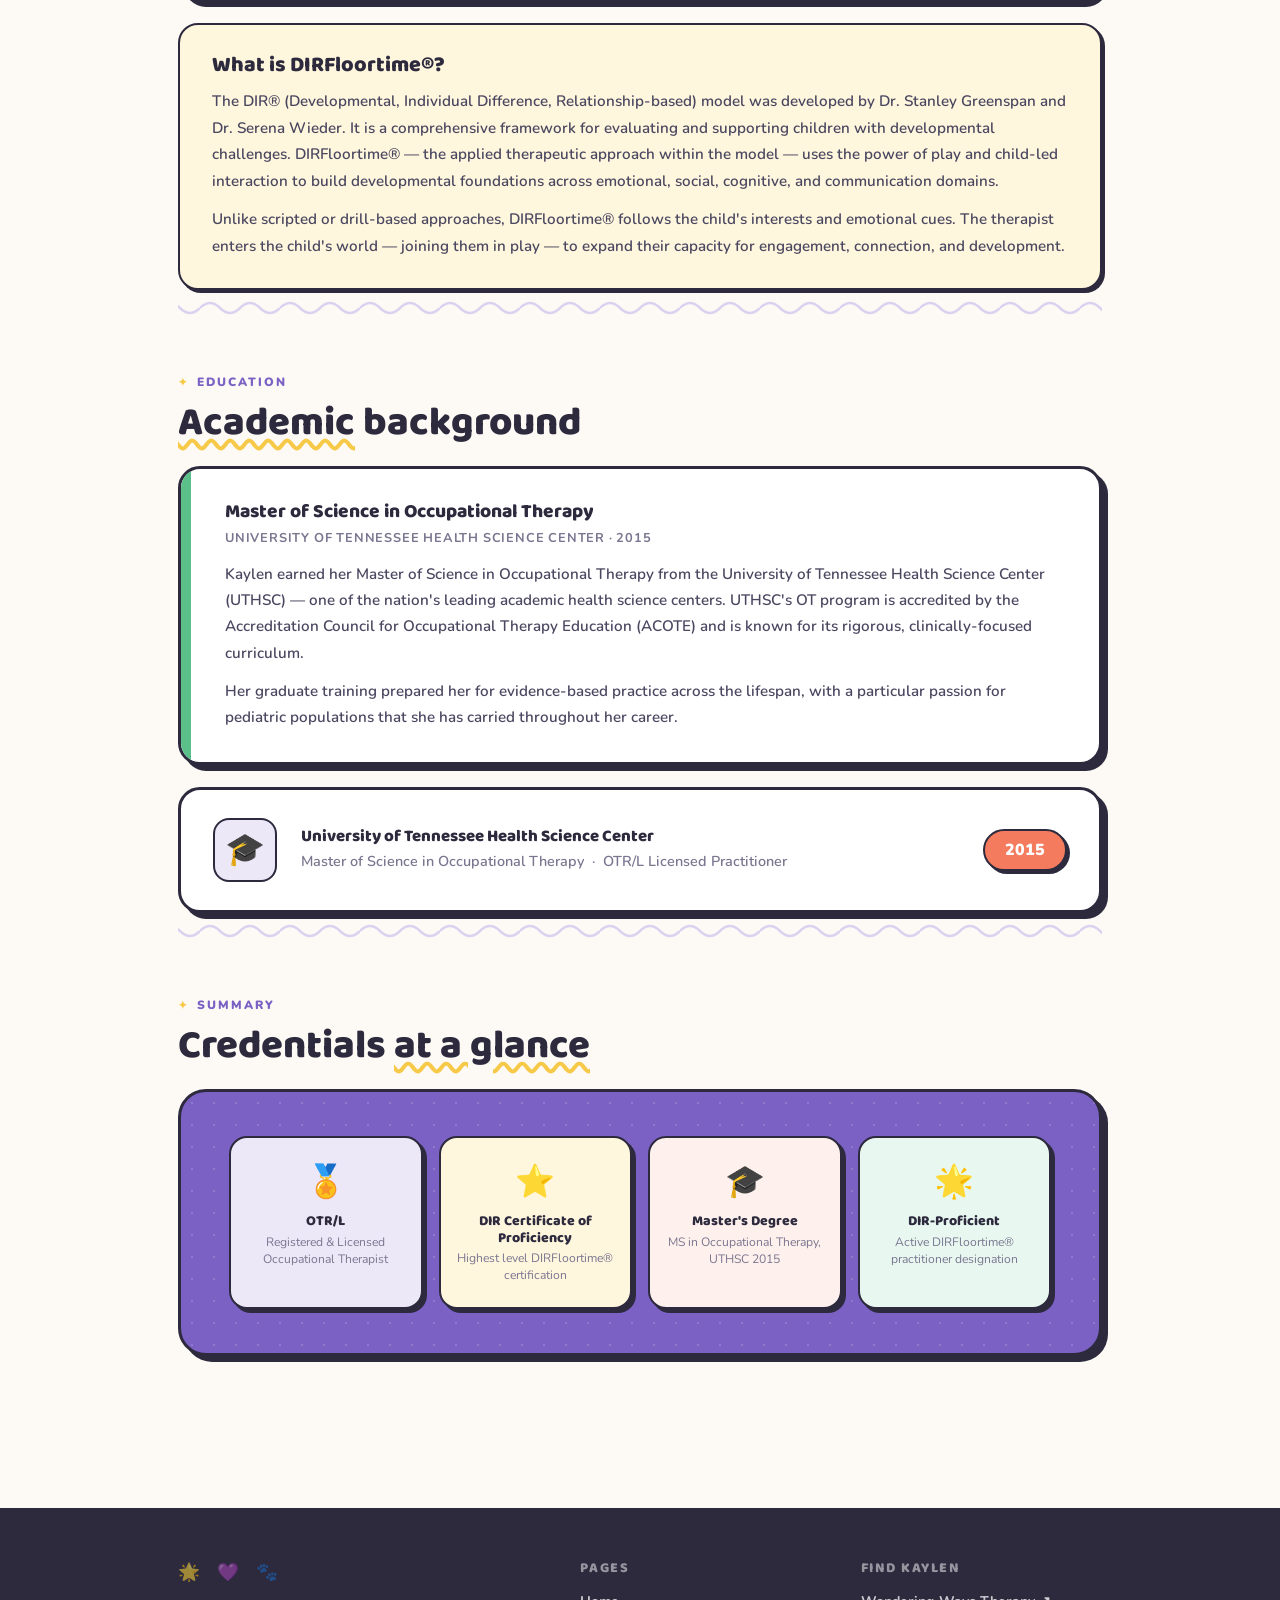
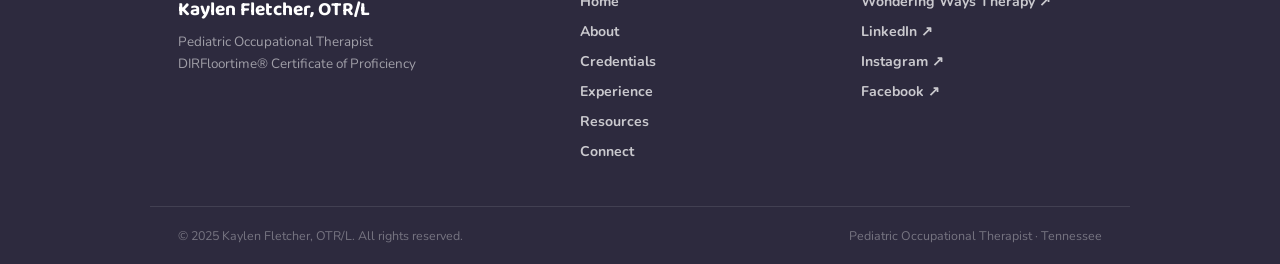
<file: credentials.html>
<!DOCTYPE html>
<html lang="en">
<head>
  <meta charset="UTF-8" />
  <meta name="viewport" content="width=device-width, initial-scale=1.0" />

  <!-- Primary Meta -->
  <title>Credentials | Kaylen Fletcher, OTR/L — DIRFloortime® & Occupational Therapy</title>
  <meta name="description" content="Kaylen Fletcher's credentials include OTR/L licensure, DIRFloortime® Certificate of Proficiency, and a Master of Science in Occupational Therapy from the University of Tennessee Health Science Center (2015)." />
  <link rel="canonical" href="https://kaylenfletcher.com/credentials.html" />

  <!-- Open Graph -->
  <meta property="og:type"        content="profile" />
  <meta property="og:title"       content="Credentials | Kaylen Fletcher, OTR/L" />
  <meta property="og:description" content="OTR/L licensure, DIRFloortime® Certificate of Proficiency, and UTHSC Master's degree — Kaylen Fletcher's professional credentials." />
  <meta property="og:url"         content="https://kaylenfletcher.com/credentials.html" />
  <meta property="og:image"       content="https://kaylenfletcher.com/assets/images/og-kaylen-fletcher.png" />

  <!-- Twitter / X Card -->
  <meta name="twitter:card"        content="summary_large_image" />
  <meta name="twitter:title"       content="Credentials | Kaylen Fletcher, OTR/L" />
  <meta name="twitter:description" content="OTR/L, DIRFloortime® Certificate of Proficiency, MS in OT from University of Tennessee Health Science Center." />
  <meta name="twitter:image"       content="https://kaylenfletcher.com/assets/images/og-kaylen-fletcher.png" />

  <!-- Fonts & Styles -->
  <link href="https://fonts.googleapis.com/css2?family=Nunito:wght@400;600;700;800;900&family=Baloo+2:wght@700;800&display=swap" rel="stylesheet" />
  <style>
/* ============================================================
   Kaylen Fletcher, OTR/L — Shared Stylesheet
   kaylenfletcher.com
   ============================================================ */

/* ── RESET & BASE ── */
*, *::before, *::after { box-sizing: border-box; margin: 0; padding: 0; }

:root {
  --purple:  #7B61C4;
  --purple2: #EDE8F8;
  --yellow:  #F7C948;
  --yellow2: #FEF6DD;
  --coral:   #F47B5E;
  --coral2:  #FEF0EC;
  --green:   #5BBF8A;
  --green2:  #E8F8F0;
  --bg:      #FDFAF5;
  --text:    #2D2A3E;
  --muted:   #7A7690;
  --white:   #FFFFFF;
  --border:  3px solid var(--text);
  --shadow:  6px 6px 0 var(--text);
  --shadow-sm: 3px 3px 0 var(--text);
}

html { scroll-behavior: smooth; }

body {
  font-family: 'Nunito', sans-serif;
  background: var(--bg);
  color: var(--text);
  min-height: 100vh;
  overflow-x: hidden;
}

img { display: block; max-width: 100%; }
a { color: inherit; text-decoration: none; }

/* ── SCATTERED STARS ── */
body::before {
  content: "✦ ✶ ✦ ✶ ✦ ✶ ✦";
  position: fixed;
  top: 44px; right: 64px;
  font-size: 0.58rem;
  color: var(--yellow);
  letter-spacing: 18px;
  opacity: 0.45;
  pointer-events: none;
  z-index: 0;
  transform: rotate(14deg);
}

/* ── TYPOGRAPHY ── */
h1, h2, h3, h4 {
  font-family: 'Baloo 2', cursive;
  font-weight: 800;
  line-height: 1.15;
  color: var(--text);
}
h1 { font-size: clamp(2.4rem, 5vw, 3.6rem); margin-bottom: 16px; }
h2 { font-size: clamp(1.8rem, 3.5vw, 2.5rem); margin-bottom: 20px; }
h3 { font-size: clamp(1.1rem, 2.5vw, 1.35rem); margin-bottom: 10px; }

.ww {
  text-decoration: underline;
  text-decoration-style: wavy;
  text-decoration-color: var(--yellow);
  text-underline-offset: 5px;
}
.squiggle {
  text-decoration: underline;
  text-decoration-style: wavy;
  text-decoration-color: var(--coral);
  text-underline-offset: 6px;
}

/* ── LAYOUT ── */
.page-wrap {
  position: relative;
  z-index: 1;
  max-width: 980px;
  margin: 0 auto;
  padding: 0 28px 80px;
}

/* ── SITE HEADER / NAV ── */
.site-header {
  position: sticky;
  top: 0;
  z-index: 200;
  background: var(--white);
  border-bottom: var(--border);
}
.site-nav {
  max-width: 980px;
  margin: 0 auto;
  padding: 0 28px;
  height: 64px;
  display: flex;
  align-items: center;
  justify-content: space-between;
  gap: 24px;
}
.nav-logo {
  font-family: 'Baloo 2', cursive;
  font-weight: 800;
  font-size: 1.2rem;
  color: var(--text);
  flex-shrink: 0;
}
.nav-logo .accent { color: var(--purple); }
.nav-links {
  display: flex;
  align-items: center;
  gap: 4px;
  list-style: none;
}
.nav-links a {
  font-weight: 700;
  font-size: 0.88rem;
  padding: 6px 14px;
  border-radius: 50px;
  border: 2px solid transparent;
  transition: background 0.15s, border-color 0.15s, box-shadow 0.15s;
  white-space: nowrap;
  display: block;
}
.nav-links a:hover {
  background: var(--purple2);
  border-color: var(--text);
  box-shadow: var(--shadow-sm);
}
.nav-links a.active {
  background: var(--purple2);
  border-color: var(--purple);
  color: var(--purple);
  font-weight: 900;
}
.nav-links .nav-cta a {
  background: var(--yellow);
  border: 2px solid var(--text);
  box-shadow: var(--shadow-sm);
  font-weight: 900;
}
.nav-links .nav-cta a:hover {
  background: var(--coral);
  color: var(--white);
}

/* ── HAMBURGER ── */
.nav-toggle {
  display: none;
  flex-direction: column;
  justify-content: center;
  gap: 5px;
  width: 40px; height: 40px;
  background: none;
  border: 2px solid var(--text);
  border-radius: 10px;
  cursor: pointer;
  padding: 8px;
  box-shadow: var(--shadow-sm);
}
.nav-toggle span {
  display: block;
  height: 2px;
  background: var(--text);
  border-radius: 2px;
  transition: transform 0.2s, opacity 0.2s;
}
.nav-toggle[aria-expanded="true"] span:nth-child(1) { transform: translateY(7px) rotate(45deg); }
.nav-toggle[aria-expanded="true"] span:nth-child(2) { opacity: 0; }
.nav-toggle[aria-expanded="true"] span:nth-child(3) { transform: translateY(-7px) rotate(-45deg); }

/* ── SECTION LABEL ── */
.section-label {
  display: inline-flex;
  align-items: center;
  gap: 8px;
  font-size: 0.75rem;
  font-weight: 900;
  text-transform: uppercase;
  letter-spacing: 2px;
  color: var(--purple);
  margin-bottom: 10px;
}
.section-label::before { content: "✦"; font-size: 0.7rem; color: var(--yellow); }

/* ── SQUIGGLY DIVIDER ── */
.squig {
  border: none;
  height: 20px;
  margin: 8px 0 52px;
  background-image: url("data:image/svg+xml,%3Csvg xmlns='http://www.w3.org/2000/svg' width='80' height='20' viewBox='0 0 80 20'%3E%3Cpath d='M0 10 Q10 0 20 10 Q30 20 40 10 Q50 0 60 10 Q70 20 80 10' fill='none' stroke='%23d9d3f0' stroke-width='2.5'/%3E%3C/svg%3E");
  background-repeat: repeat-x;
  background-position: center;
}

/* ── STICKER ── */
.sticker {
  display: inline-block;
  background: var(--yellow);
  color: var(--text);
  border: 2.5px solid var(--text);
  border-radius: 50px;
  padding: 7px 16px;
  font-size: 0.82rem;
  font-weight: 800;
  margin-bottom: 20px;
  box-shadow: var(--shadow-sm);
  transform: rotate(-1.5deg);
}
.sticker.coral  { background: var(--coral);  color: var(--white); border-color: var(--text); }
.sticker.green  { background: var(--green);  color: var(--white); border-color: var(--text); }
.sticker.purple { background: var(--purple); color: var(--white); border-color: var(--text); }
.sticker.r-pos  { transform: rotate(1.2deg); }
.sticker.r-neg  { transform: rotate(-1.8deg); }

/* ── PILLS ── */
.pill-row { display: flex; flex-wrap: wrap; gap: 10px; }
.pill {
  padding: 8px 16px;
  border-radius: 50px;
  font-size: 0.82rem;
  font-weight: 800;
  border: 2px solid var(--text);
  box-shadow: var(--shadow-sm);
  transition: transform 0.15s, box-shadow 0.15s;
  display: inline-block;
}
.pill:hover { transform: translate(-1px,-1px); box-shadow: 4px 4px 0 var(--text); }
.pill-p { background: var(--purple2); color: var(--purple); }
.pill-c { background: var(--coral2);  color: var(--coral);  }
.pill-y { background: var(--yellow2); color: #9a7212;       }
.pill-g { background: var(--green2);  color: #2a8057;       }

/* ── PAGE HEADER (inner pages) ── */
.page-header {
  border-top: 10px solid var(--purple); /* default — overridden by ph-* classes */
  border-bottom: var(--border);
  padding: 52px 0 48px;
  position: relative;
  overflow: hidden;
  background: var(--purple2);
}
/* polka dot texture */
.page-header::before {
  content: "";
  position: absolute; inset: 0;
  background-image: radial-gradient(circle, rgba(45,42,62,0.07) 1.5px, transparent 1.5px);
  background-size: 24px 24px;
  pointer-events: none;
}
.page-header .page-wrap { padding-bottom: 0; }
.page-header h1 { margin-bottom: 12px; }
.page-lead {
  font-size: 1.02rem;
  color: var(--muted);
  line-height: 1.7;
  max-width: 600px;
  font-weight: 600;
}

/* ── PAGE HEADER COLOUR VARIANTS ── */
.page-header.ph-yellow {
  background: var(--yellow);
  border-top-color: #c4920f;
}
.page-header.ph-yellow .page-lead { color: #6b5000; }
.page-header.ph-yellow::before {
  background-image: radial-gradient(circle, rgba(45,42,62,0.10) 1.5px, transparent 1.5px);
}

.page-header.ph-coral {
  background: var(--coral2);
  border-top-color: var(--coral);
}

.page-header.ph-green {
  background: var(--green2);
  border-top-color: var(--green);
}

.page-header.ph-purple {
  background: var(--purple2);
  border-top-color: var(--purple);
}

/* ── BREADCRUMB ── */
.breadcrumb {
  display: flex;
  align-items: center;
  gap: 8px;
  font-size: 0.8rem;
  font-weight: 700;
  color: var(--muted);
  margin-bottom: 16px;
}
.breadcrumb a { color: var(--purple); text-decoration: underline; }
.breadcrumb span { opacity: 0.5; }
.page-header.ph-yellow .breadcrumb { color: rgba(45,42,62,0.55); }
.page-header.ph-yellow .breadcrumb a { color: var(--text); }
.page-header.ph-yellow .section-label { color: rgba(45,42,62,0.65); }

/* ── HERO (home page) ── */
.hero {
  display: grid;
  grid-template-columns: 1fr 1fr;
  gap: 52px;
  align-items: center;
  padding: 72px 0 60px;
}
.hero-sub {
  font-size: 1.05rem;
  color: var(--muted);
  line-height: 1.75;
  margin-bottom: 28px;
}

/* ── HERO CARD ── */
.hero-card {
  background: var(--white);
  border: var(--border);
  border-radius: 24px;
  padding: 36px 28px 32px;
  box-shadow: var(--shadow);
  position: relative;
}
.card-top-strip {
  position: absolute;
  top: 0; left: 0; right: 0;
  height: 10px;
  background: var(--purple);
  border-radius: 20px 20px 0 0;
}
.avatar {
  width: 90px; height: 90px;
  border-radius: 50%;
  background: var(--purple2);
  border: var(--border);
  display: flex; align-items: center; justify-content: center;
  font-size: 2.4rem;
  margin: 16px auto 18px;
  overflow: hidden;
}
.avatar img { width: 100%; height: 100%; object-fit: cover; border-radius: 50%; }
.card-name {
  font-family: 'Baloo 2', cursive;
  font-size: 1.4rem;
  font-weight: 800;
  text-align: center;
  color: var(--text);
  margin-bottom: 2px;
}
.card-title {
  text-align: center;
  font-size: 0.85rem;
  color: var(--muted);
  font-weight: 700;
  margin-bottom: 22px;
}

/* ── CRED CHIP (hero card) ── */
.cred {
  border: 2px solid var(--text);
  border-radius: 14px;
  padding: 13px 16px;
  margin-bottom: 10px;
}
.cred.purple { background: var(--purple2); }
.cred.coral  { background: var(--coral2);  }
.cred.yellow { background: var(--yellow2); }
.cred.green  { background: var(--green2);  }
.cred h5 {
  font-size: 0.68rem;
  text-transform: uppercase;
  letter-spacing: 1.2px;
  font-weight: 900;
  margin-bottom: 4px;
}
.cred.purple h5 { color: var(--purple); }
.cred.coral  h5 { color: var(--coral);  }
.cred.yellow h5 { color: #9a7212;       }
.cred.green  h5 { color: var(--green);  }
.cred p { font-size: 0.88rem; font-weight: 700; color: var(--text); line-height: 1.4; }

/* ── ABOUT GRID ── */
.about-grid {
  display: grid;
  grid-template-columns: 1.2fr 1fr;
  gap: 32px;
  align-items: start;
}
.about-text p {
  font-size: 1.04rem;
  line-height: 1.82;
  color: #4a4760;
  margin-bottom: 16px;
}
.about-text p strong { color: var(--purple); font-weight: 800; }

/* ── FUN CARDS ── */
.fun-cards { display: flex; flex-direction: column; gap: 14px; }
.fun-card {
  background: var(--white);
  border: 2.5px solid var(--text);
  border-radius: 18px;
  padding: 16px 20px;
  display: flex;
  align-items: center;
  gap: 16px;
  box-shadow: 4px 4px 0 var(--text);
  transition: transform 0.15s, box-shadow 0.15s;
}
.fun-card:hover { box-shadow: 6px 6px 0 var(--text); }
.fun-cards .fun-card:nth-child(1) { transform: rotate(0.8deg); }
.fun-cards .fun-card:nth-child(2) { transform: rotate(-0.6deg); }
.fun-cards .fun-card:nth-child(3) { transform: rotate(0.5deg); }
.fun-cards .fun-card:nth-child(1):hover { transform: rotate(0.8deg) translate(-2px,-2px); }
.fun-cards .fun-card:nth-child(2):hover { transform: rotate(-0.6deg) translate(-2px,-2px); }
.fun-cards .fun-card:nth-child(3):hover { transform: rotate(0.5deg) translate(-2px,-2px); }
.fun-emoji {
  font-size: 2rem;
  width: 52px; height: 52px;
  border-radius: 14px;
  border: 2px solid var(--text);
  display: flex; align-items: center; justify-content: center;
  flex-shrink: 0;
}
.fun-card:nth-child(1) .fun-emoji { background: var(--purple2); }
.fun-card:nth-child(2) .fun-emoji { background: var(--yellow2); }
.fun-card:nth-child(3) .fun-emoji { background: var(--coral2);  }
.fun-info h4 { font-size: 0.92rem; font-weight: 900; color: var(--text); margin-bottom: 3px; }
.fun-info p  { font-size: 0.8rem; color: var(--muted); line-height: 1.4; }

/* ── PURPLE POLKA BAND ── */
.band {
  background: var(--purple);
  border: var(--border);
  border-radius: 28px;
  padding: 44px 48px;
  margin-bottom: 56px;
  box-shadow: var(--shadow);
  position: relative;
  overflow: hidden;
}
.band::before {
  content: "";
  position: absolute; inset: 0;
  background-image: radial-gradient(circle, rgba(255,255,255,0.15) 1.5px, transparent 1.5px);
  background-size: 22px 22px;
  pointer-events: none;
}
.band .section-label { color: rgba(255,255,255,0.75); position: relative; z-index: 1; }
.band .section-label::before { color: var(--yellow); }
.band h2 { color: var(--white); position: relative; z-index: 1; }
.band h2 .ww { text-decoration-color: var(--yellow); }
.band > p { position: relative; z-index: 1; }

/* ── SETTINGS GRID ── */
.settings-grid {
  display: grid;
  grid-template-columns: repeat(4,1fr);
  gap: 16px;
  position: relative;
  z-index: 1;
}
.setting-tile {
  background: var(--white);
  border: 2.5px solid var(--text);
  border-radius: 18px;
  padding: 22px 14px;
  text-align: center;
  box-shadow: 4px 4px 0 var(--text);
  transition: transform 0.15s, box-shadow 0.15s;
}
.setting-tile:hover { transform: translate(-2px,-2px); box-shadow: 6px 6px 0 var(--text); }
.setting-tile .t-icon { font-size: 2rem; margin-bottom: 10px; }
.setting-tile h4 { font-size: 0.88rem; font-weight: 900; color: var(--text); margin-bottom: 4px; }
.setting-tile p  { font-size: 0.76rem; color: var(--muted); line-height: 1.45; }
.setting-tile:nth-child(1) { background: var(--purple2); }
.setting-tile:nth-child(2) { background: var(--yellow2); }
.setting-tile:nth-child(3) { background: var(--coral2);  }
.setting-tile:nth-child(4) { background: var(--green2);  }

/* ── YELLOW DIR BAND ── */
.dir-inner {
  background: var(--yellow);
  border: var(--border);
  border-radius: 28px;
  padding: 44px 48px;
  box-shadow: var(--shadow);
  position: relative;
  overflow: hidden;
}
.dir-inner::after {
  content: "DIR";
  position: absolute; right: -16px; top: 50%;
  transform: translateY(-50%);
  font-family: 'Baloo 2', cursive;
  font-size: 12rem; font-weight: 900;
  color: rgba(45,42,62,0.07);
  line-height: 1; pointer-events: none;
}
.dir-inner .section-label { color: #9a7212; position: relative; z-index: 1; }
.dir-inner .section-label::before { color: var(--coral); }
.dir-inner h2 { position: relative; z-index: 1; }
.dir-inner h2 .ww { text-decoration-color: var(--purple); }
.dir-body, .dir-inner > p {
  font-size: 1rem;
  line-height: 1.78;
  color: #3a3650;
  max-width: 580px;
  margin-bottom: 32px;
  font-weight: 600;
  position: relative; z-index: 1;
}
.dir-chips { display: flex; gap: 14px; flex-wrap: wrap; position: relative; z-index: 1; }
.dir-chip {
  background: var(--white);
  border: 2.5px solid var(--text);
  border-radius: 14px;
  padding: 14px 20px;
  box-shadow: var(--shadow-sm);
}
.dir-chip h5 {
  font-size: 0.68rem;
  text-transform: uppercase;
  letter-spacing: 1.2px;
  font-weight: 900;
  color: var(--purple);
  margin-bottom: 4px;
}
.dir-chip p { font-size: 0.9rem; font-weight: 800; color: var(--text); }

/* ── EDUCATION CARD ── */
.edu-card {
  background: var(--white);
  border: var(--border);
  border-radius: 22px;
  padding: 28px 32px;
  display: flex;
  align-items: center;
  gap: 24px;
  box-shadow: var(--shadow);
}
.edu-icon {
  width: 64px; height: 64px;
  border-radius: 16px;
  background: var(--purple2);
  border: 2.5px solid var(--text);
  display: flex; align-items: center; justify-content: center;
  font-size: 2rem; flex-shrink: 0;
}
.edu-info h3 { font-size: 1.05rem; font-weight: 900; margin-bottom: 4px; }
.edu-info p  { font-size: 0.9rem; color: var(--muted); font-weight: 600; line-height: 1.5; }
.edu-year {
  margin-left: auto;
  background: var(--coral); color: var(--white);
  font-weight: 900; font-size: 1rem;
  padding: 8px 20px; border-radius: 50px;
  border: 2.5px solid var(--text);
  box-shadow: var(--shadow-sm); flex-shrink: 0;
}

/* ── HOME NAV CARDS ── */
.nav-cards {
  display: grid;
  grid-template-columns: repeat(3, 1fr);
  gap: 18px;
  margin-bottom: 56px;
}
.nav-card {
  background: var(--white);
  border: 2.5px solid var(--text);
  border-radius: 20px;
  padding: 24px 22px;
  box-shadow: 4px 4px 0 var(--text);
  display: flex;
  flex-direction: column;
  gap: 8px;
  text-decoration: none;
  transition: transform 0.15s, box-shadow 0.15s;
}
.nav-card:hover { transform: translate(-2px,-2px); box-shadow: var(--shadow); }
.nav-card .nc-icon { font-size: 1.8rem; margin-bottom: 4px; }
.nav-card h3 { font-size: 1rem; margin-bottom: 4px; }
.nav-card p  { font-size: 0.82rem; color: var(--muted); line-height: 1.5; flex: 1; }
.nav-card .nc-arrow { font-size: 0.8rem; font-weight: 900; color: var(--purple); margin-top: 8px; }
.nav-card:nth-child(1) { background: var(--purple2); }
.nav-card:nth-child(2) { background: var(--yellow2); }
.nav-card:nth-child(3) { background: var(--coral2);  }

/* ── ARTICLE CARDS ── */
.article-grid {
  display: grid;
  grid-template-columns: repeat(2, 1fr);
  gap: 22px;
}
.article-card {
  background: var(--white);
  border: 2.5px solid var(--text);
  border-radius: 20px;
  padding: 28px 26px;
  box-shadow: 4px 4px 0 var(--text);
  display: flex;
  flex-direction: column;
  gap: 10px;
  transition: transform 0.15s, box-shadow 0.15s;
  color: inherit;
}
.article-card:hover { box-shadow: var(--shadow); }
.article-card .ac-tag {
  display: inline-block;
  background: var(--purple2);
  color: var(--purple);
  font-size: 0.72rem;
  font-weight: 900;
  text-transform: uppercase;
  letter-spacing: 1px;
  padding: 4px 12px;
  border-radius: 50px;
  border: 1.5px solid var(--purple);
  width: fit-content;
}
.article-card h3 { font-size: 1.05rem; line-height: 1.35; }
.article-card .ac-meta { font-size: 0.78rem; color: var(--muted); font-weight: 600; }
.article-card p  { font-size: 0.88rem; color: #4a4760; line-height: 1.65; flex: 1; }
.article-card .ac-read {
  font-size: 0.82rem; font-weight: 900; color: var(--purple);
  border-top: 1.5px dashed #d9d3f0;
  padding-top: 12px; margin-top: 4px;
}
.article-card:nth-child(odd)       { transform: rotate(0.4deg); }
.article-card:nth-child(even)      { transform: rotate(-0.3deg); }
.article-card:nth-child(odd):hover { transform: rotate(0.4deg) translate(-2px,-2px); box-shadow: var(--shadow); }
.article-card:nth-child(even):hover{ transform: rotate(-0.3deg) translate(-2px,-2px); box-shadow: var(--shadow); }

/* ── TIMELINE ── */
.timeline { position: relative; padding-left: 28px; }
.timeline::before {
  content: "";
  position: absolute;
  left: 7px; top: 4px; bottom: 4px; width: 3px;
  background-image: repeating-linear-gradient(
    to bottom, var(--purple) 0, var(--purple) 8px, transparent 8px, transparent 14px
  );
  border-radius: 2px;
}
.tl-item { position: relative; margin-bottom: 32px; }
.tl-item::before {
  content: "✦";
  position: absolute;
  left: -24px; top: 2px;
  font-size: 0.9rem;
  color: var(--yellow);
  background: var(--bg);
  line-height: 1;
}
.tl-year {
  display: inline-block;
  background: var(--purple); color: var(--white);
  font-size: 0.72rem; font-weight: 900;
  padding: 3px 12px; border-radius: 50px;
  border: 2px solid var(--text);
  box-shadow: 2px 2px 0 var(--text);
  margin-bottom: 6px;
}
.tl-item h4 { font-size: 1rem; margin-bottom: 4px; }
.tl-item p  { font-size: 0.88rem; color: var(--muted); line-height: 1.55; font-weight: 600; }

/* ── SOCIAL / CONNECT ── */
.social-grid {
  display: grid;
  grid-template-columns: repeat(2, 1fr);
  gap: 16px;
}
.social-link-card {
  background: var(--white);
  border: 2.5px solid var(--text);
  border-radius: 18px;
  padding: 20px 22px;
  display: flex; align-items: center; gap: 16px;
  box-shadow: 4px 4px 0 var(--text);
  text-decoration: none; color: var(--text);
  transition: transform 0.15s, box-shadow 0.15s;
}
.social-link-card:hover { transform: translate(-2px,-2px); box-shadow: var(--shadow); }
.social-icon {
  width: 48px; height: 48px;
  border-radius: 14px;
  border: 2px solid var(--text);
  display: flex; align-items: center; justify-content: center;
  font-size: 1.6rem; flex-shrink: 0;
}
.social-info strong { display: block; font-size: 0.92rem; font-weight: 900; margin-bottom: 2px; }
.social-info span   { font-size: 0.78rem; color: var(--muted); font-weight: 600; }

/* ── INQUIRY BOX ── */
.inquiry-box {
  background: var(--purple2);
  border: var(--border);
  border-radius: 24px;
  padding: 36px 40px;
  box-shadow: var(--shadow);
  margin-bottom: 40px;
}
.inquiry-box p {
  font-size: 1rem; color: #4a4760;
  line-height: 1.75; margin-bottom: 18px; font-weight: 600;
}
a.btn {
  display: inline-block;
  background: var(--purple); color: var(--white);
  font-weight: 900; font-size: 0.9rem;
  padding: 12px 26px; border-radius: 50px;
  border: 2.5px solid var(--text);
  box-shadow: var(--shadow-sm);
  transition: transform 0.15s, box-shadow 0.15s;
}
a.btn:hover { transform: translate(-1px,-1px); box-shadow: 4px 4px 0 var(--text); }

/* ── CREDENTIAL BLOCKS ── */
/* FIX: position:relative is required for the ::before accent stripe */
.cred-block {
  background: var(--white);
  border: var(--border);
  border-radius: 22px;
  padding: 32px 36px 32px 44px; /* extra left padding for the stripe */
  box-shadow: var(--shadow);
  margin-bottom: 22px;
  position: relative; /* ← CRITICAL: anchors the ::before stripe */
  overflow: hidden;
}
.cred-block::before {
  content: "";
  position: absolute;
  left: 0; top: 0; bottom: 0;
  width: 10px;
  background: var(--purple);
  border-radius: 4px 0 0 4px;
}
.cred-block.yellow::before { background: var(--yellow); }
.cred-block.coral::before  { background: var(--coral);  }
.cred-block.green::before  { background: var(--green);  }
.cred-block h3 { font-size: 1.2rem; margin-bottom: 6px; }
.cred-block .cb-meta {
  font-size: 0.8rem; color: var(--muted);
  font-weight: 700; margin-bottom: 14px;
  text-transform: uppercase; letter-spacing: 0.8px;
}
.cred-block p {
  font-size: 0.95rem; color: #4a4760;
  line-height: 1.72; font-weight: 600;
}
.cred-block p + p { margin-top: 12px; }

/* ── EXPERIENCE CARDS ── */
.exp-card {
  background: var(--white);
  border: var(--border);
  border-radius: 24px;
  padding: 36px 40px;
  box-shadow: var(--shadow);
  margin-bottom: 24px;
  display: grid;
  grid-template-columns: 80px 1fr;
  gap: 28px;
  align-items: start;
}
.exp-icon-box {
  width: 72px; height: 72px;
  border-radius: 18px;
  border: 2.5px solid var(--text);
  display: flex; align-items: center; justify-content: center;
  font-size: 2.2rem;
}
.exp-card:nth-child(1) .exp-icon-box { background: var(--purple2); }
.exp-card:nth-child(2) .exp-icon-box { background: var(--yellow2); }
.exp-card:nth-child(3) .exp-icon-box { background: var(--coral2);  }
.exp-card:nth-child(4) .exp-icon-box { background: var(--green2);  }
.exp-content h3 { font-size: 1.3rem; margin-bottom: 8px; }
.exp-content p  {
  font-size: 0.96rem; color: #4a4760;
  line-height: 1.75; font-weight: 600; margin-bottom: 12px;
}
.exp-content p:last-child { margin-bottom: 0; }

/* ── TWO-COLUMN GRID (philosophy / populations) ── */
.two-col-grid {
  display: grid;
  grid-template-columns: 1fr 1fr;
  gap: 22px;
}

/* ── SITE FOOTER ── */
.site-footer { background: var(--text); color: rgba(255,255,255,0.55); position: relative; z-index: 1; }
.footer-inner {
  max-width: 980px; margin: 0 auto;
  padding: 52px 28px 36px;
  display: grid;
  grid-template-columns: 1.5fr 1fr 1fr;
  gap: 40px;
  align-items: start;
}
.footer-brand strong {
  display: block;
  font-family: 'Baloo 2', cursive;
  font-size: 1.2rem; color: var(--white); margin-bottom: 6px;
}
.footer-brand p { font-size: 0.84rem; line-height: 1.65; }
.footer-stars { font-size: 1.1rem; letter-spacing: 6px; margin-bottom: 10px; display: block; }
.footer-col h4 {
  font-family: 'Baloo 2', cursive;
  font-size: 0.88rem; font-weight: 800;
  color: rgba(255,255,255,0.5);
  text-transform: uppercase; letter-spacing: 1.5px;
  margin-bottom: 14px;
}
.footer-col ul { list-style: none; }
.footer-col ul li { margin-bottom: 8px; }
.footer-col ul li a {
  font-size: 0.88rem; font-weight: 700;
  color: rgba(255,255,255,0.75);
  transition: color 0.15s;
}
.footer-col ul li a:hover { color: var(--yellow); }
.footer-bottom {
  border-top: 1px solid rgba(255,255,255,0.1);
  max-width: 980px; margin: 0 auto;
  padding: 20px 28px;
  display: flex; justify-content: space-between; align-items: center;
  font-size: 0.78rem; color: rgba(255,255,255,0.35);
  flex-wrap: wrap; gap: 8px;
}
.footer-bottom a { color: rgba(255,255,255,0.45); text-decoration: underline; }

/* ── RESPONSIVE ── */
@media (max-width: 860px) {
  .settings-grid  { grid-template-columns: repeat(2,1fr); }
  .nav-cards      { grid-template-columns: 1fr 1fr; }
  .social-grid    { grid-template-columns: 1fr; }
  .footer-inner   { grid-template-columns: 1fr 1fr; }
}

@media (max-width: 768px) {
  /* Mobile nav */
  .nav-toggle { display: flex; }
  .nav-links {
    display: none;
    position: absolute;
    top: 64px; left: 0; right: 0;
    background: var(--white);
    border-bottom: var(--border);
    flex-direction: column;
    padding: 16px 20px 20px;
    gap: 4px;
    align-items: stretch;
  }
  .nav-links.open { display: flex; }
  .nav-links a { padding: 10px 16px; border-radius: 12px; font-size: 0.95rem; }
  .nav-links .nav-cta a { text-align: center; }
  .site-header { position: relative; }

  /* Layout collapses */
  .hero          { grid-template-columns: 1fr; gap: 36px; padding: 48px 0 40px; }
  .hero-card     { max-width: 400px; margin: 0 auto; }
  .about-grid    { grid-template-columns: 1fr; }
  .two-col-grid  { grid-template-columns: 1fr; }
  .nav-cards     { grid-template-columns: 1fr; }
  .article-grid  { grid-template-columns: 1fr; }
  .exp-card      { grid-template-columns: 1fr; gap: 16px; padding: 28px 24px; }
  .edu-card      { flex-wrap: wrap; }
  .edu-year      { margin-left: 0; }

  /* Bands */
  .band     { padding: 32px 24px; }
  .dir-inner{ padding: 32px 24px; }
  .dir-inner::after { display: none; }
  .dir-chips { flex-direction: column; }

  /* Footer */
  .footer-inner  { grid-template-columns: 1fr; gap: 28px; }
  .footer-bottom { flex-direction: column; text-align: center; }

  /* Misc */
  .inquiry-box   { padding: 28px 24px; }
  .cred-block    { padding: 24px 20px 24px 32px; }
}

@media (max-width: 480px) {
  .page-wrap { padding: 0 18px 60px; }
  .site-nav  { padding: 0 18px; }
  h1         { font-size: 2.2rem; }
}

  </style>

  <!-- JSON-LD: BreadcrumbList -->
  <script type="application/ld+json">
  {
    "@context": "https://schema.org",
    "@type": "BreadcrumbList",
    "itemListElement": [
      { "@type": "ListItem", "position": 1, "name": "Home",        "item": "https://kaylenfletcher.com/" },
      { "@type": "ListItem", "position": 2, "name": "Credentials", "item": "https://kaylenfletcher.com/credentials.html" }
    ]
  }
  </script>
</head>
<body>

  <header class="site-header">
    <nav class="site-nav" aria-label="Main navigation">
      <a href="index.html" class="nav-logo">Kaylen <span class="accent">Fletcher</span></a>
      <button class="nav-toggle" aria-label="Toggle navigation" aria-expanded="false">
        <span></span><span></span><span></span>
      </button>
      <ul class="nav-links">
        <li><a href="about.html">About</a></li>
        <li><a href="credentials.html">Credentials</a></li>
        <li><a href="experience.html">Experience</a></li>
        <li><a href="resources.html">Resources</a></li>
        <li class="nav-cta"><a href="connect.html">Connect</a></li>
      </ul>
    </nav>
  </header>

  <!-- PAGE HEADER -->
  <div class="page-header ph-purple">
    <div class="page-wrap">
      <nav class="breadcrumb" aria-label="Breadcrumb">
        <a href="index.html">Home</a>
        <span aria-hidden="true">›</span>
        <span aria-current="page">Credentials</span>
      </nav>
      <div class="sticker r-neg">🏅 Credentials</div>
      <h1>Certifications &amp; <span class="squiggle">Qualifications</span></h1>
      <p class="page-lead">
        Kaylen Fletcher, OTR/L holds the highest level of DIRFloortime® certification alongside her
        OTR/L licensure and graduate degree in Occupational Therapy.
      </p>
    </div>
  </div>

  <main>
    <div class="page-wrap" style="padding-top:56px;">

      <!-- LICENSURE -->
      <section class="credential-section" aria-labelledby="license-heading">
        <div class="section-label">Licensure</div>
        <h2 id="license-heading"><span class="ww">OTR/L</span> — Licensed Occupational Therapist</h2>

        <div class="cred-block">
          <div class="cred-block-inner">
            <h3>Occupational Therapist, Registered &amp; Licensed (OTR/L)</h3>
            <div class="cb-meta">Professional License · Active</div>
            <p>
              Kaylen Fletcher holds the OTR/L credential — the standard professional license for
              occupational therapists in the United States. To earn OTR/L status, a therapist must
              complete an accredited graduate-level occupational therapy program, pass the National
              Board for Certification in Occupational Therapy (NBCOT) examination, and maintain
              active state licensure.
            </p>
            <p style="margin-top:12px;">
              Kaylen's OTR/L license has been active since her graduation in 2015 and reflects her
              commitment to professional practice, continuing education, and ethical standards of care.
            </p>
          </div>
        </div>
      </section>

      <hr class="squig" />

      <!-- DIRFLOORTIME -->
      <section class="credential-section" aria-labelledby="dir-heading">
        <div class="section-label">DIR Certification</div>
        <h2 id="dir-heading">DIRFloortime® <span class="ww">Certificate of Proficiency</span></h2>

        <div class="cred-block yellow">
          <div class="cred-block-inner">
            <h3>DIRFloortime® Certificate of Proficiency</h3>
            <div class="cb-meta">Highest Level DIRFloortime® Certification · ICDL</div>
            <p>
              The DIRFloortime® Certificate of Proficiency is the highest level of certification
              awarded by the Interdisciplinary Council on Development and Learning (ICDL). It
              recognizes clinicians who have demonstrated deep mastery of the DIRFloortime® model —
              a relationship-based, developmental framework for understanding and supporting children's
              functional emotional development.
            </p>
            <p style="margin-top:12px;">
              Earning this certification requires completing advanced coursework, supervised clinical hours,
              case conceptualization, and a rigorous evaluation of one's clinical application of the model.
              Kaylen is one of a select group of clinicians nationwide to hold this designation.
            </p>
          </div>
        </div>

        <div class="cred-block coral">
          <div class="cred-block-inner">
            <h3>DIRFloortime® Practitioner (DIR-Proficient)</h3>
            <div class="cb-meta">Practitioner Level · Active</div>
            <p>
              In addition to the Certificate of Proficiency, Kaylen holds the DIR-Proficient
              practitioner designation — confirming her active clinical application of the
              DIRFloortime® model with children and families. Her work is grounded in the core
              principles of developmental, individual-difference, and relationship-based practice.
            </p>
          </div>
        </div>

        <!-- What is DIR explainer -->
        <div style="background:var(--yellow2); border:2.5px solid var(--text); border-radius:20px; padding:28px 32px; box-shadow:var(--shadow-sm);">
          <h3 style="margin-bottom:10px;">What is DIRFloortime®?</h3>
          <p style="font-size:0.95rem; color:#4a4760; line-height:1.75; font-weight:600;">
            The DIR® (Developmental, Individual Difference, Relationship-based) model was developed by
            Dr. Stanley Greenspan and Dr. Serena Wieder. It is a comprehensive framework for evaluating
            and supporting children with developmental challenges. DIRFloortime® — the applied therapeutic
            approach within the model — uses the power of play and child-led interaction to build
            developmental foundations across emotional, social, cognitive, and communication domains.
          </p>
          <p style="font-size:0.95rem; color:#4a4760; line-height:1.75; font-weight:600; margin-top:12px;">
            Unlike scripted or drill-based approaches, DIRFloortime® follows the child's interests and
            emotional cues. The therapist enters the child's world — joining them in play — to expand
            their capacity for engagement, connection, and development.
          </p>
        </div>
      </section>

      <hr class="squig" />

      <!-- EDUCATION -->
      <section class="credential-section" aria-labelledby="edu-heading">
        <div class="section-label">Education</div>
        <h2 id="edu-heading"><span class="ww">Academic</span> background</h2>

        <div class="cred-block green">
          <div class="cred-block-inner">
            <h3>Master of Science in Occupational Therapy</h3>
            <div class="cb-meta">University of Tennessee Health Science Center · 2015</div>
            <p>
              Kaylen earned her Master of Science in Occupational Therapy from the University of
              Tennessee Health Science Center (UTHSC) — one of the nation's leading academic health
              science centers. UTHSC's OT program is accredited by the Accreditation Council for
              Occupational Therapy Education (ACOTE) and is known for its rigorous, clinically-focused
              curriculum.
            </p>
            <p style="margin-top:12px;">
              Her graduate training prepared her for evidence-based practice across the lifespan, with
              a particular passion for pediatric populations that she has carried throughout her career.
            </p>
          </div>
        </div>

        <div class="edu-card" style="margin-top:8px;">
          <div class="edu-icon" aria-hidden="true">🎓</div>
          <div class="edu-info">
            <h3>University of Tennessee Health Science Center</h3>
            <p>Master of Science in Occupational Therapy &nbsp;·&nbsp; OTR/L Licensed Practitioner</p>
          </div>
          <div class="edu-year">2015</div>
        </div>
      </section>

      <hr class="squig" />

      <!-- AT A GLANCE -->
      <section aria-labelledby="glance-heading" style="margin-bottom:72px;">
        <div class="section-label">Summary</div>
        <h2 id="glance-heading">Credentials <span class="ww">at a glance</span></h2>
        <div class="band">
          <div class="settings-grid">
            <div class="setting-tile">
              <div class="t-icon" aria-hidden="true">🏅</div>
              <h4>OTR/L</h4>
              <p>Registered &amp; Licensed Occupational Therapist</p>
            </div>
            <div class="setting-tile">
              <div class="t-icon" aria-hidden="true">⭐</div>
              <h4>DIR Certificate of Proficiency</h4>
              <p>Highest level DIRFloortime® certification</p>
            </div>
            <div class="setting-tile">
              <div class="t-icon" aria-hidden="true">🎓</div>
              <h4>Master's Degree</h4>
              <p>MS in Occupational Therapy, UTHSC 2015</p>
            </div>
            <div class="setting-tile">
              <div class="t-icon" aria-hidden="true">🌟</div>
              <h4>DIR-Proficient</h4>
              <p>Active DIRFloortime® practitioner designation</p>
            </div>
          </div>
        </div>
      </section>

    </div>
  </main>

  <footer class="site-footer" aria-label="Site footer">
    <div class="footer-inner">
      <div class="footer-brand">
        <span class="footer-stars" aria-hidden="true">🌟 💜 🐾</span>
        <strong>Kaylen Fletcher, OTR/L</strong>
        <p>Pediatric Occupational Therapist<br/>DIRFloortime® Certificate of Proficiency</p>
      </div>
      <nav class="footer-col" aria-label="Footer navigation">
        <h4>Pages</h4>
        <ul>
          <li><a href="index.html">Home</a></li>
          <li><a href="about.html">About</a></li>
          <li><a href="credentials.html">Credentials</a></li>
          <li><a href="experience.html">Experience</a></li>
          <li><a href="resources.html">Resources</a></li>
          <li><a href="connect.html">Connect</a></li>
        </ul>
      </nav>
      <div class="footer-col">
        <h4>Find Kaylen</h4>
        <ul>
          <li><a href="https://wonderingwaystherapy.com" target="_blank" rel="noopener">Wondering Ways Therapy ↗</a></li>
          <li><a href="https://www.linkedin.com/in/kaylen-fletcher" target="_blank" rel="noopener">LinkedIn ↗</a></li>
          <li><a href="https://www.instagram.com/kaylen_fletcher_ot" target="_blank" rel="noopener">Instagram ↗</a></li>
          <li><a href="https://www.facebook.com/kaylenfletcherot" target="_blank" rel="noopener">Facebook ↗</a></li>
        </ul>
      </div>
    </div>
    <div class="footer-bottom">
      <span>© 2025 Kaylen Fletcher, OTR/L. All rights reserved.</span>
      <span>Pediatric Occupational Therapist · Tennessee</span>
    </div>
  </footer>

  <script src="assets/js/site.js"></script>
</body>
</html>
</file>
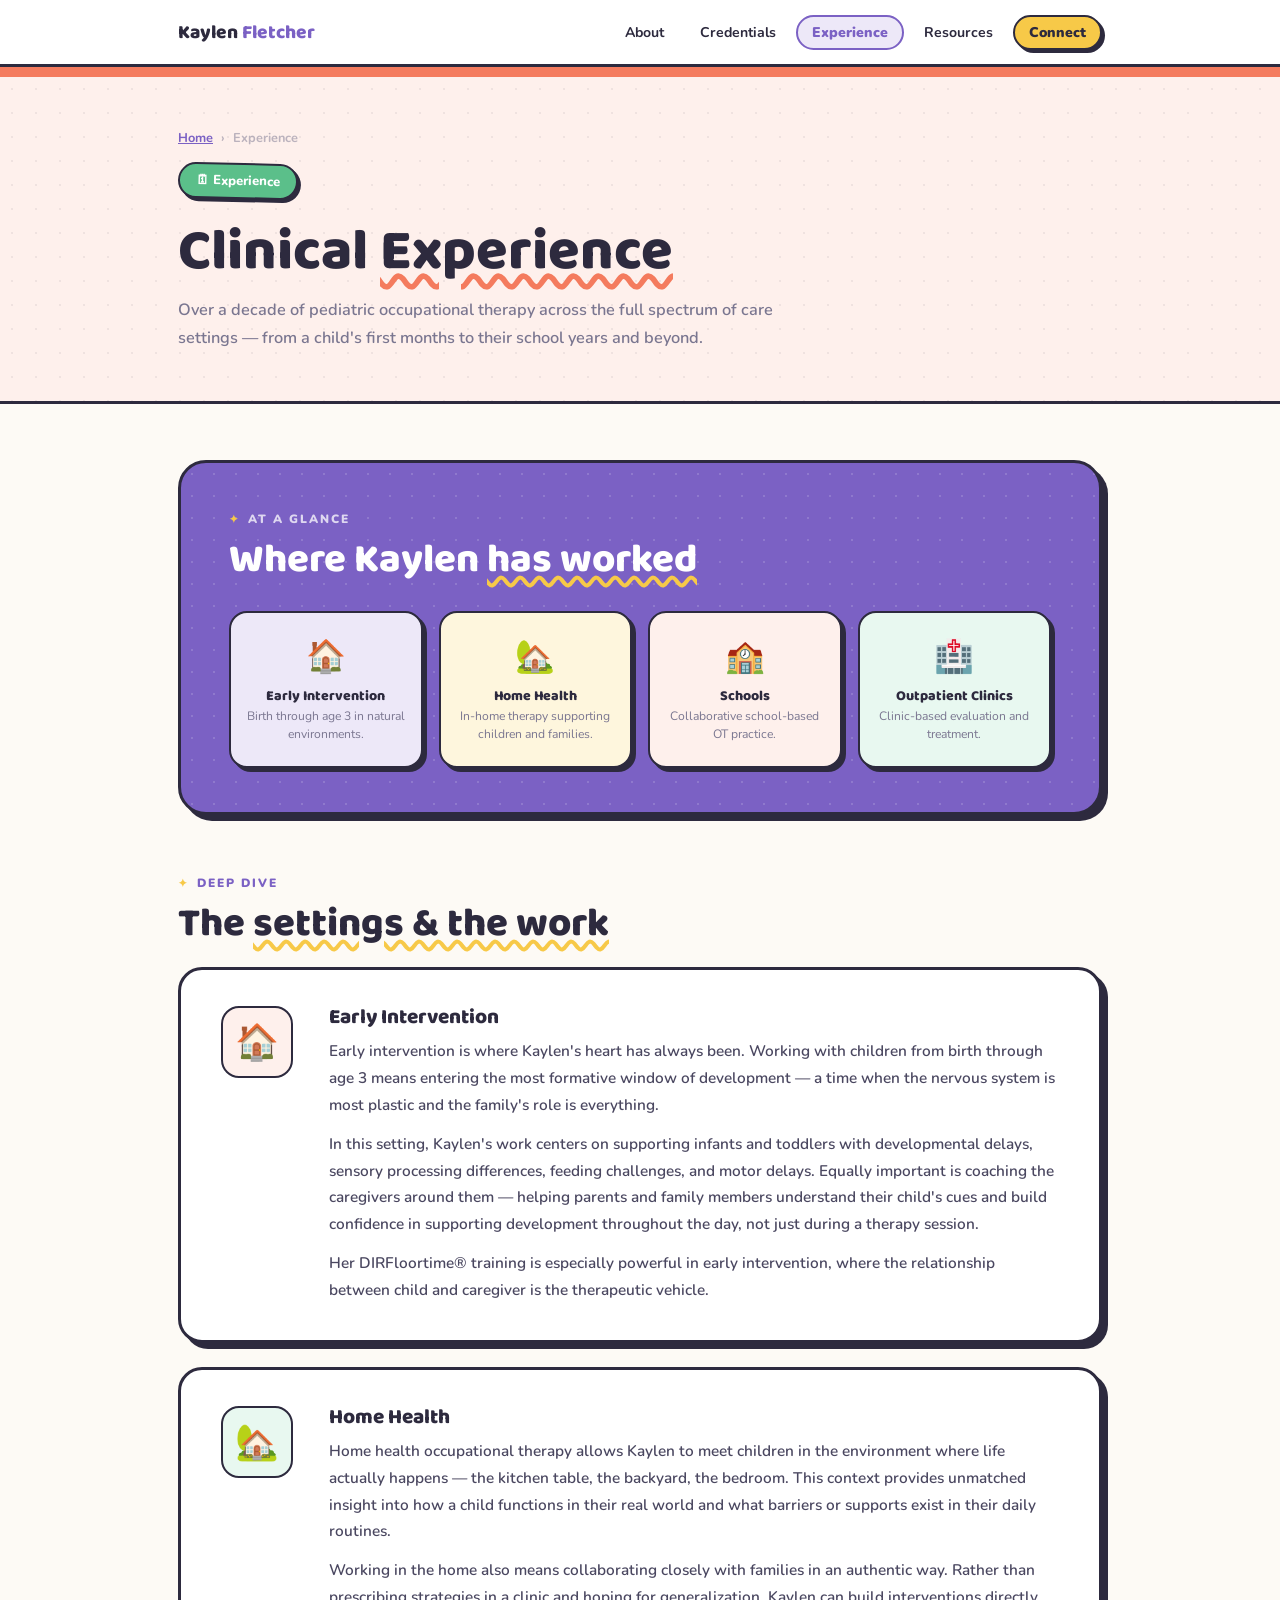
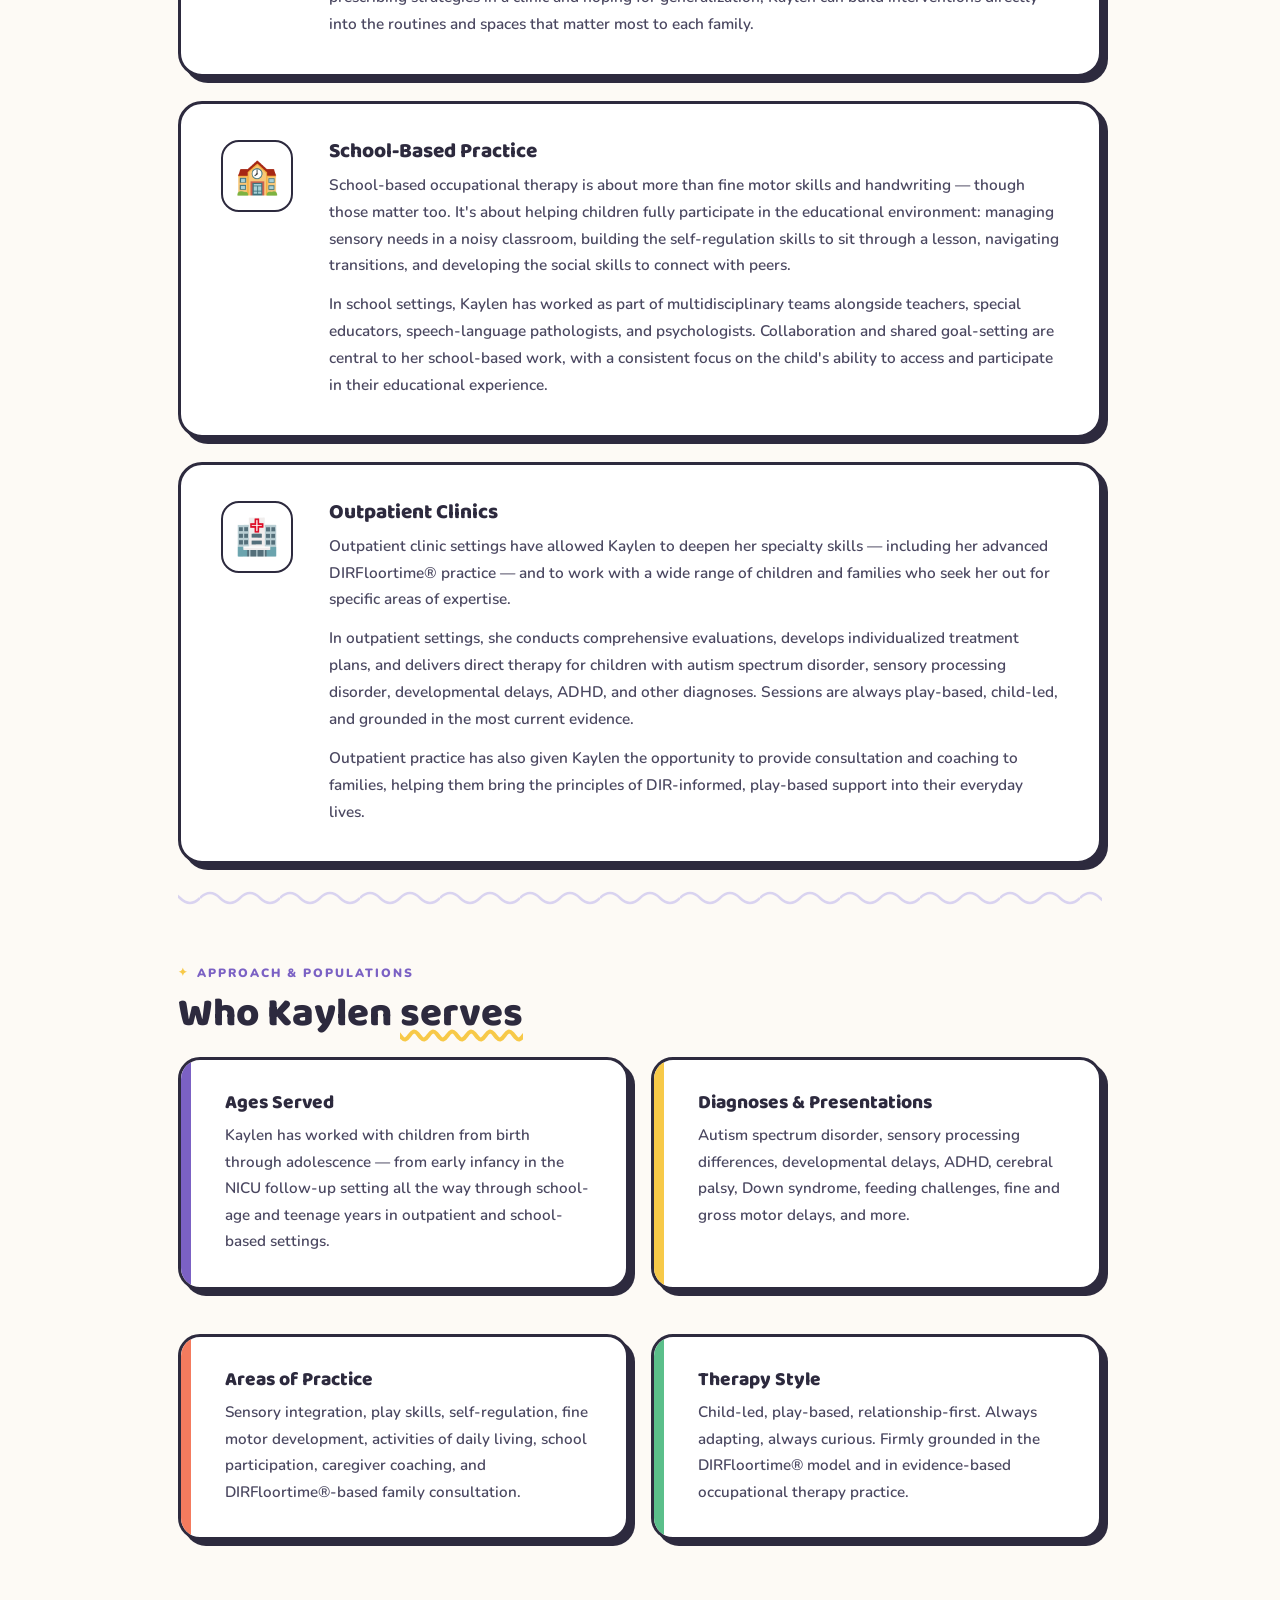
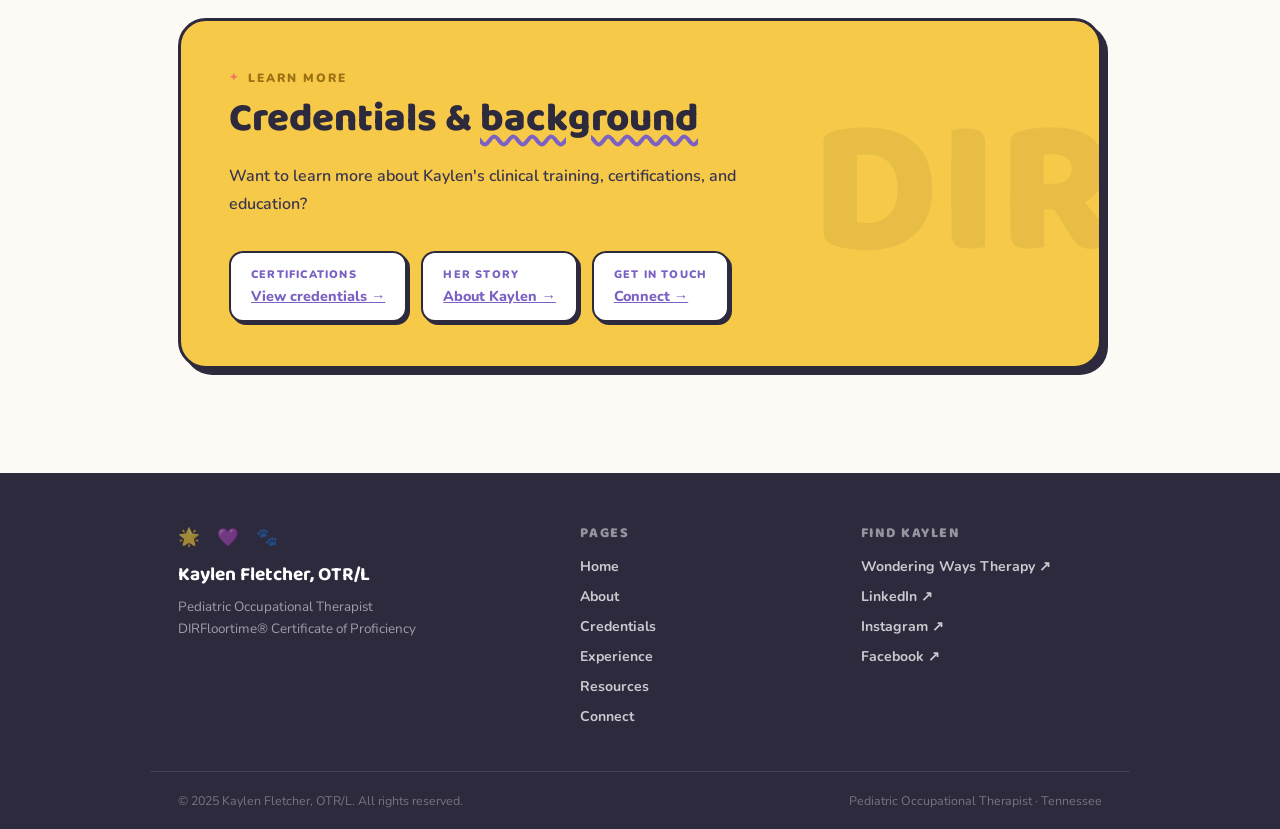
<file: experience.html>
<!DOCTYPE html>
<html lang="en">
<head>
  <meta charset="UTF-8" />
  <meta name="viewport" content="width=device-width, initial-scale=1.0" />

  <!-- Primary Meta -->
  <title>Experience | Kaylen Fletcher, OTR/L · Pediatric Occupational Therapist</title>
  <meta name="description" content="Kaylen Fletcher, OTR/L has served children across early intervention, home health, school settings, and outpatient clinics — supporting a wide range of diagnoses and ages with play-based, DIR-informed therapy." />
  <link rel="canonical" href="https://kaylenfletcher.com/experience.html" />

  <!-- Open Graph -->
  <meta property="og:type"        content="profile" />
  <meta property="og:title"       content="Experience | Kaylen Fletcher, OTR/L · Pediatric Occupational Therapist" />
  <meta property="og:description" content="Over a decade of pediatric OT experience across early intervention, home health, schools, and outpatient clinics." />
  <meta property="og:url"         content="https://kaylenfletcher.com/experience.html" />
  <meta property="og:image"       content="https://kaylenfletcher.com/assets/images/og-kaylen-fletcher.png" />

  <!-- Twitter / X Card -->
  <meta name="twitter:card"        content="summary_large_image" />
  <meta name="twitter:title"       content="Experience | Kaylen Fletcher, OTR/L" />
  <meta name="twitter:description" content="Pediatric OT experience across early intervention, home health, schools, and outpatient clinics." />
  <meta name="twitter:image"       content="https://kaylenfletcher.com/assets/images/og-kaylen-fletcher.png" />

  <!-- Fonts & Styles -->
  <link href="https://fonts.googleapis.com/css2?family=Nunito:wght@400;600;700;800;900&family=Baloo+2:wght@700;800&display=swap" rel="stylesheet" />
  <style>
/* ============================================================
   Kaylen Fletcher, OTR/L — Shared Stylesheet
   kaylenfletcher.com
   ============================================================ */

/* ── RESET & BASE ── */
*, *::before, *::after { box-sizing: border-box; margin: 0; padding: 0; }

:root {
  --purple:  #7B61C4;
  --purple2: #EDE8F8;
  --yellow:  #F7C948;
  --yellow2: #FEF6DD;
  --coral:   #F47B5E;
  --coral2:  #FEF0EC;
  --green:   #5BBF8A;
  --green2:  #E8F8F0;
  --bg:      #FDFAF5;
  --text:    #2D2A3E;
  --muted:   #7A7690;
  --white:   #FFFFFF;
  --border:  3px solid var(--text);
  --shadow:  6px 6px 0 var(--text);
  --shadow-sm: 3px 3px 0 var(--text);
}

html { scroll-behavior: smooth; }

body {
  font-family: 'Nunito', sans-serif;
  background: var(--bg);
  color: var(--text);
  min-height: 100vh;
  overflow-x: hidden;
}

img { display: block; max-width: 100%; }
a { color: inherit; text-decoration: none; }

/* ── SCATTERED STARS ── */
body::before {
  content: "✦ ✶ ✦ ✶ ✦ ✶ ✦";
  position: fixed;
  top: 44px; right: 64px;
  font-size: 0.58rem;
  color: var(--yellow);
  letter-spacing: 18px;
  opacity: 0.45;
  pointer-events: none;
  z-index: 0;
  transform: rotate(14deg);
}

/* ── TYPOGRAPHY ── */
h1, h2, h3, h4 {
  font-family: 'Baloo 2', cursive;
  font-weight: 800;
  line-height: 1.15;
  color: var(--text);
}
h1 { font-size: clamp(2.4rem, 5vw, 3.6rem); margin-bottom: 16px; }
h2 { font-size: clamp(1.8rem, 3.5vw, 2.5rem); margin-bottom: 20px; }
h3 { font-size: clamp(1.1rem, 2.5vw, 1.35rem); margin-bottom: 10px; }

.ww {
  text-decoration: underline;
  text-decoration-style: wavy;
  text-decoration-color: var(--yellow);
  text-underline-offset: 5px;
}
.squiggle {
  text-decoration: underline;
  text-decoration-style: wavy;
  text-decoration-color: var(--coral);
  text-underline-offset: 6px;
}

/* ── LAYOUT ── */
.page-wrap {
  position: relative;
  z-index: 1;
  max-width: 980px;
  margin: 0 auto;
  padding: 0 28px 80px;
}

/* ── SITE HEADER / NAV ── */
.site-header {
  position: sticky;
  top: 0;
  z-index: 200;
  background: var(--white);
  border-bottom: var(--border);
}
.site-nav {
  max-width: 980px;
  margin: 0 auto;
  padding: 0 28px;
  height: 64px;
  display: flex;
  align-items: center;
  justify-content: space-between;
  gap: 24px;
}
.nav-logo {
  font-family: 'Baloo 2', cursive;
  font-weight: 800;
  font-size: 1.2rem;
  color: var(--text);
  flex-shrink: 0;
}
.nav-logo .accent { color: var(--purple); }
.nav-links {
  display: flex;
  align-items: center;
  gap: 4px;
  list-style: none;
}
.nav-links a {
  font-weight: 700;
  font-size: 0.88rem;
  padding: 6px 14px;
  border-radius: 50px;
  border: 2px solid transparent;
  transition: background 0.15s, border-color 0.15s, box-shadow 0.15s;
  white-space: nowrap;
  display: block;
}
.nav-links a:hover {
  background: var(--purple2);
  border-color: var(--text);
  box-shadow: var(--shadow-sm);
}
.nav-links a.active {
  background: var(--purple2);
  border-color: var(--purple);
  color: var(--purple);
  font-weight: 900;
}
.nav-links .nav-cta a {
  background: var(--yellow);
  border: 2px solid var(--text);
  box-shadow: var(--shadow-sm);
  font-weight: 900;
}
.nav-links .nav-cta a:hover {
  background: var(--coral);
  color: var(--white);
}

/* ── HAMBURGER ── */
.nav-toggle {
  display: none;
  flex-direction: column;
  justify-content: center;
  gap: 5px;
  width: 40px; height: 40px;
  background: none;
  border: 2px solid var(--text);
  border-radius: 10px;
  cursor: pointer;
  padding: 8px;
  box-shadow: var(--shadow-sm);
}
.nav-toggle span {
  display: block;
  height: 2px;
  background: var(--text);
  border-radius: 2px;
  transition: transform 0.2s, opacity 0.2s;
}
.nav-toggle[aria-expanded="true"] span:nth-child(1) { transform: translateY(7px) rotate(45deg); }
.nav-toggle[aria-expanded="true"] span:nth-child(2) { opacity: 0; }
.nav-toggle[aria-expanded="true"] span:nth-child(3) { transform: translateY(-7px) rotate(-45deg); }

/* ── SECTION LABEL ── */
.section-label {
  display: inline-flex;
  align-items: center;
  gap: 8px;
  font-size: 0.75rem;
  font-weight: 900;
  text-transform: uppercase;
  letter-spacing: 2px;
  color: var(--purple);
  margin-bottom: 10px;
}
.section-label::before { content: "✦"; font-size: 0.7rem; color: var(--yellow); }

/* ── SQUIGGLY DIVIDER ── */
.squig {
  border: none;
  height: 20px;
  margin: 8px 0 52px;
  background-image: url("data:image/svg+xml,%3Csvg xmlns='http://www.w3.org/2000/svg' width='80' height='20' viewBox='0 0 80 20'%3E%3Cpath d='M0 10 Q10 0 20 10 Q30 20 40 10 Q50 0 60 10 Q70 20 80 10' fill='none' stroke='%23d9d3f0' stroke-width='2.5'/%3E%3C/svg%3E");
  background-repeat: repeat-x;
  background-position: center;
}

/* ── STICKER ── */
.sticker {
  display: inline-block;
  background: var(--yellow);
  color: var(--text);
  border: 2.5px solid var(--text);
  border-radius: 50px;
  padding: 7px 16px;
  font-size: 0.82rem;
  font-weight: 800;
  margin-bottom: 20px;
  box-shadow: var(--shadow-sm);
  transform: rotate(-1.5deg);
}
.sticker.coral  { background: var(--coral);  color: var(--white); border-color: var(--text); }
.sticker.green  { background: var(--green);  color: var(--white); border-color: var(--text); }
.sticker.purple { background: var(--purple); color: var(--white); border-color: var(--text); }
.sticker.r-pos  { transform: rotate(1.2deg); }
.sticker.r-neg  { transform: rotate(-1.8deg); }

/* ── PILLS ── */
.pill-row { display: flex; flex-wrap: wrap; gap: 10px; }
.pill {
  padding: 8px 16px;
  border-radius: 50px;
  font-size: 0.82rem;
  font-weight: 800;
  border: 2px solid var(--text);
  box-shadow: var(--shadow-sm);
  transition: transform 0.15s, box-shadow 0.15s;
  display: inline-block;
}
.pill:hover { transform: translate(-1px,-1px); box-shadow: 4px 4px 0 var(--text); }
.pill-p { background: var(--purple2); color: var(--purple); }
.pill-c { background: var(--coral2);  color: var(--coral);  }
.pill-y { background: var(--yellow2); color: #9a7212;       }
.pill-g { background: var(--green2);  color: #2a8057;       }

/* ── PAGE HEADER (inner pages) ── */
.page-header {
  border-top: 10px solid var(--purple); /* default — overridden by ph-* classes */
  border-bottom: var(--border);
  padding: 52px 0 48px;
  position: relative;
  overflow: hidden;
  background: var(--purple2);
}
/* polka dot texture */
.page-header::before {
  content: "";
  position: absolute; inset: 0;
  background-image: radial-gradient(circle, rgba(45,42,62,0.07) 1.5px, transparent 1.5px);
  background-size: 24px 24px;
  pointer-events: none;
}
.page-header .page-wrap { padding-bottom: 0; }
.page-header h1 { margin-bottom: 12px; }
.page-lead {
  font-size: 1.02rem;
  color: var(--muted);
  line-height: 1.7;
  max-width: 600px;
  font-weight: 600;
}

/* ── PAGE HEADER COLOUR VARIANTS ── */
.page-header.ph-yellow {
  background: var(--yellow);
  border-top-color: #c4920f;
}
.page-header.ph-yellow .page-lead { color: #6b5000; }
.page-header.ph-yellow::before {
  background-image: radial-gradient(circle, rgba(45,42,62,0.10) 1.5px, transparent 1.5px);
}

.page-header.ph-coral {
  background: var(--coral2);
  border-top-color: var(--coral);
}

.page-header.ph-green {
  background: var(--green2);
  border-top-color: var(--green);
}

.page-header.ph-purple {
  background: var(--purple2);
  border-top-color: var(--purple);
}

/* ── BREADCRUMB ── */
.breadcrumb {
  display: flex;
  align-items: center;
  gap: 8px;
  font-size: 0.8rem;
  font-weight: 700;
  color: var(--muted);
  margin-bottom: 16px;
}
.breadcrumb a { color: var(--purple); text-decoration: underline; }
.breadcrumb span { opacity: 0.5; }
.page-header.ph-yellow .breadcrumb { color: rgba(45,42,62,0.55); }
.page-header.ph-yellow .breadcrumb a { color: var(--text); }
.page-header.ph-yellow .section-label { color: rgba(45,42,62,0.65); }

/* ── HERO (home page) ── */
.hero {
  display: grid;
  grid-template-columns: 1fr 1fr;
  gap: 52px;
  align-items: center;
  padding: 72px 0 60px;
}
.hero-sub {
  font-size: 1.05rem;
  color: var(--muted);
  line-height: 1.75;
  margin-bottom: 28px;
}

/* ── HERO CARD ── */
.hero-card {
  background: var(--white);
  border: var(--border);
  border-radius: 24px;
  padding: 36px 28px 32px;
  box-shadow: var(--shadow);
  position: relative;
}
.card-top-strip {
  position: absolute;
  top: 0; left: 0; right: 0;
  height: 10px;
  background: var(--purple);
  border-radius: 20px 20px 0 0;
}
.avatar {
  width: 90px; height: 90px;
  border-radius: 50%;
  background: var(--purple2);
  border: var(--border);
  display: flex; align-items: center; justify-content: center;
  font-size: 2.4rem;
  margin: 16px auto 18px;
  overflow: hidden;
}
.avatar img { width: 100%; height: 100%; object-fit: cover; border-radius: 50%; }
.card-name {
  font-family: 'Baloo 2', cursive;
  font-size: 1.4rem;
  font-weight: 800;
  text-align: center;
  color: var(--text);
  margin-bottom: 2px;
}
.card-title {
  text-align: center;
  font-size: 0.85rem;
  color: var(--muted);
  font-weight: 700;
  margin-bottom: 22px;
}

/* ── CRED CHIP (hero card) ── */
.cred {
  border: 2px solid var(--text);
  border-radius: 14px;
  padding: 13px 16px;
  margin-bottom: 10px;
}
.cred.purple { background: var(--purple2); }
.cred.coral  { background: var(--coral2);  }
.cred.yellow { background: var(--yellow2); }
.cred.green  { background: var(--green2);  }
.cred h5 {
  font-size: 0.68rem;
  text-transform: uppercase;
  letter-spacing: 1.2px;
  font-weight: 900;
  margin-bottom: 4px;
}
.cred.purple h5 { color: var(--purple); }
.cred.coral  h5 { color: var(--coral);  }
.cred.yellow h5 { color: #9a7212;       }
.cred.green  h5 { color: var(--green);  }
.cred p { font-size: 0.88rem; font-weight: 700; color: var(--text); line-height: 1.4; }

/* ── ABOUT GRID ── */
.about-grid {
  display: grid;
  grid-template-columns: 1.2fr 1fr;
  gap: 32px;
  align-items: start;
}
.about-text p {
  font-size: 1.04rem;
  line-height: 1.82;
  color: #4a4760;
  margin-bottom: 16px;
}
.about-text p strong { color: var(--purple); font-weight: 800; }

/* ── FUN CARDS ── */
.fun-cards { display: flex; flex-direction: column; gap: 14px; }
.fun-card {
  background: var(--white);
  border: 2.5px solid var(--text);
  border-radius: 18px;
  padding: 16px 20px;
  display: flex;
  align-items: center;
  gap: 16px;
  box-shadow: 4px 4px 0 var(--text);
  transition: transform 0.15s, box-shadow 0.15s;
}
.fun-card:hover { box-shadow: 6px 6px 0 var(--text); }
.fun-cards .fun-card:nth-child(1) { transform: rotate(0.8deg); }
.fun-cards .fun-card:nth-child(2) { transform: rotate(-0.6deg); }
.fun-cards .fun-card:nth-child(3) { transform: rotate(0.5deg); }
.fun-cards .fun-card:nth-child(1):hover { transform: rotate(0.8deg) translate(-2px,-2px); }
.fun-cards .fun-card:nth-child(2):hover { transform: rotate(-0.6deg) translate(-2px,-2px); }
.fun-cards .fun-card:nth-child(3):hover { transform: rotate(0.5deg) translate(-2px,-2px); }
.fun-emoji {
  font-size: 2rem;
  width: 52px; height: 52px;
  border-radius: 14px;
  border: 2px solid var(--text);
  display: flex; align-items: center; justify-content: center;
  flex-shrink: 0;
}
.fun-card:nth-child(1) .fun-emoji { background: var(--purple2); }
.fun-card:nth-child(2) .fun-emoji { background: var(--yellow2); }
.fun-card:nth-child(3) .fun-emoji { background: var(--coral2);  }
.fun-info h4 { font-size: 0.92rem; font-weight: 900; color: var(--text); margin-bottom: 3px; }
.fun-info p  { font-size: 0.8rem; color: var(--muted); line-height: 1.4; }

/* ── PURPLE POLKA BAND ── */
.band {
  background: var(--purple);
  border: var(--border);
  border-radius: 28px;
  padding: 44px 48px;
  margin-bottom: 56px;
  box-shadow: var(--shadow);
  position: relative;
  overflow: hidden;
}
.band::before {
  content: "";
  position: absolute; inset: 0;
  background-image: radial-gradient(circle, rgba(255,255,255,0.15) 1.5px, transparent 1.5px);
  background-size: 22px 22px;
  pointer-events: none;
}
.band .section-label { color: rgba(255,255,255,0.75); position: relative; z-index: 1; }
.band .section-label::before { color: var(--yellow); }
.band h2 { color: var(--white); position: relative; z-index: 1; }
.band h2 .ww { text-decoration-color: var(--yellow); }
.band > p { position: relative; z-index: 1; }

/* ── SETTINGS GRID ── */
.settings-grid {
  display: grid;
  grid-template-columns: repeat(4,1fr);
  gap: 16px;
  position: relative;
  z-index: 1;
}
.setting-tile {
  background: var(--white);
  border: 2.5px solid var(--text);
  border-radius: 18px;
  padding: 22px 14px;
  text-align: center;
  box-shadow: 4px 4px 0 var(--text);
  transition: transform 0.15s, box-shadow 0.15s;
}
.setting-tile:hover { transform: translate(-2px,-2px); box-shadow: 6px 6px 0 var(--text); }
.setting-tile .t-icon { font-size: 2rem; margin-bottom: 10px; }
.setting-tile h4 { font-size: 0.88rem; font-weight: 900; color: var(--text); margin-bottom: 4px; }
.setting-tile p  { font-size: 0.76rem; color: var(--muted); line-height: 1.45; }
.setting-tile:nth-child(1) { background: var(--purple2); }
.setting-tile:nth-child(2) { background: var(--yellow2); }
.setting-tile:nth-child(3) { background: var(--coral2);  }
.setting-tile:nth-child(4) { background: var(--green2);  }

/* ── YELLOW DIR BAND ── */
.dir-inner {
  background: var(--yellow);
  border: var(--border);
  border-radius: 28px;
  padding: 44px 48px;
  box-shadow: var(--shadow);
  position: relative;
  overflow: hidden;
}
.dir-inner::after {
  content: "DIR";
  position: absolute; right: -16px; top: 50%;
  transform: translateY(-50%);
  font-family: 'Baloo 2', cursive;
  font-size: 12rem; font-weight: 900;
  color: rgba(45,42,62,0.07);
  line-height: 1; pointer-events: none;
}
.dir-inner .section-label { color: #9a7212; position: relative; z-index: 1; }
.dir-inner .section-label::before { color: var(--coral); }
.dir-inner h2 { position: relative; z-index: 1; }
.dir-inner h2 .ww { text-decoration-color: var(--purple); }
.dir-body, .dir-inner > p {
  font-size: 1rem;
  line-height: 1.78;
  color: #3a3650;
  max-width: 580px;
  margin-bottom: 32px;
  font-weight: 600;
  position: relative; z-index: 1;
}
.dir-chips { display: flex; gap: 14px; flex-wrap: wrap; position: relative; z-index: 1; }
.dir-chip {
  background: var(--white);
  border: 2.5px solid var(--text);
  border-radius: 14px;
  padding: 14px 20px;
  box-shadow: var(--shadow-sm);
}
.dir-chip h5 {
  font-size: 0.68rem;
  text-transform: uppercase;
  letter-spacing: 1.2px;
  font-weight: 900;
  color: var(--purple);
  margin-bottom: 4px;
}
.dir-chip p { font-size: 0.9rem; font-weight: 800; color: var(--text); }

/* ── EDUCATION CARD ── */
.edu-card {
  background: var(--white);
  border: var(--border);
  border-radius: 22px;
  padding: 28px 32px;
  display: flex;
  align-items: center;
  gap: 24px;
  box-shadow: var(--shadow);
}
.edu-icon {
  width: 64px; height: 64px;
  border-radius: 16px;
  background: var(--purple2);
  border: 2.5px solid var(--text);
  display: flex; align-items: center; justify-content: center;
  font-size: 2rem; flex-shrink: 0;
}
.edu-info h3 { font-size: 1.05rem; font-weight: 900; margin-bottom: 4px; }
.edu-info p  { font-size: 0.9rem; color: var(--muted); font-weight: 600; line-height: 1.5; }
.edu-year {
  margin-left: auto;
  background: var(--coral); color: var(--white);
  font-weight: 900; font-size: 1rem;
  padding: 8px 20px; border-radius: 50px;
  border: 2.5px solid var(--text);
  box-shadow: var(--shadow-sm); flex-shrink: 0;
}

/* ── HOME NAV CARDS ── */
.nav-cards {
  display: grid;
  grid-template-columns: repeat(3, 1fr);
  gap: 18px;
  margin-bottom: 56px;
}
.nav-card {
  background: var(--white);
  border: 2.5px solid var(--text);
  border-radius: 20px;
  padding: 24px 22px;
  box-shadow: 4px 4px 0 var(--text);
  display: flex;
  flex-direction: column;
  gap: 8px;
  text-decoration: none;
  transition: transform 0.15s, box-shadow 0.15s;
}
.nav-card:hover { transform: translate(-2px,-2px); box-shadow: var(--shadow); }
.nav-card .nc-icon { font-size: 1.8rem; margin-bottom: 4px; }
.nav-card h3 { font-size: 1rem; margin-bottom: 4px; }
.nav-card p  { font-size: 0.82rem; color: var(--muted); line-height: 1.5; flex: 1; }
.nav-card .nc-arrow { font-size: 0.8rem; font-weight: 900; color: var(--purple); margin-top: 8px; }
.nav-card:nth-child(1) { background: var(--purple2); }
.nav-card:nth-child(2) { background: var(--yellow2); }
.nav-card:nth-child(3) { background: var(--coral2);  }

/* ── ARTICLE CARDS ── */
.article-grid {
  display: grid;
  grid-template-columns: repeat(2, 1fr);
  gap: 22px;
}
.article-card {
  background: var(--white);
  border: 2.5px solid var(--text);
  border-radius: 20px;
  padding: 28px 26px;
  box-shadow: 4px 4px 0 var(--text);
  display: flex;
  flex-direction: column;
  gap: 10px;
  transition: transform 0.15s, box-shadow 0.15s;
  color: inherit;
}
.article-card:hover { box-shadow: var(--shadow); }
.article-card .ac-tag {
  display: inline-block;
  background: var(--purple2);
  color: var(--purple);
  font-size: 0.72rem;
  font-weight: 900;
  text-transform: uppercase;
  letter-spacing: 1px;
  padding: 4px 12px;
  border-radius: 50px;
  border: 1.5px solid var(--purple);
  width: fit-content;
}
.article-card h3 { font-size: 1.05rem; line-height: 1.35; }
.article-card .ac-meta { font-size: 0.78rem; color: var(--muted); font-weight: 600; }
.article-card p  { font-size: 0.88rem; color: #4a4760; line-height: 1.65; flex: 1; }
.article-card .ac-read {
  font-size: 0.82rem; font-weight: 900; color: var(--purple);
  border-top: 1.5px dashed #d9d3f0;
  padding-top: 12px; margin-top: 4px;
}
.article-card:nth-child(odd)       { transform: rotate(0.4deg); }
.article-card:nth-child(even)      { transform: rotate(-0.3deg); }
.article-card:nth-child(odd):hover { transform: rotate(0.4deg) translate(-2px,-2px); box-shadow: var(--shadow); }
.article-card:nth-child(even):hover{ transform: rotate(-0.3deg) translate(-2px,-2px); box-shadow: var(--shadow); }

/* ── TIMELINE ── */
.timeline { position: relative; padding-left: 28px; }
.timeline::before {
  content: "";
  position: absolute;
  left: 7px; top: 4px; bottom: 4px; width: 3px;
  background-image: repeating-linear-gradient(
    to bottom, var(--purple) 0, var(--purple) 8px, transparent 8px, transparent 14px
  );
  border-radius: 2px;
}
.tl-item { position: relative; margin-bottom: 32px; }
.tl-item::before {
  content: "✦";
  position: absolute;
  left: -24px; top: 2px;
  font-size: 0.9rem;
  color: var(--yellow);
  background: var(--bg);
  line-height: 1;
}
.tl-year {
  display: inline-block;
  background: var(--purple); color: var(--white);
  font-size: 0.72rem; font-weight: 900;
  padding: 3px 12px; border-radius: 50px;
  border: 2px solid var(--text);
  box-shadow: 2px 2px 0 var(--text);
  margin-bottom: 6px;
}
.tl-item h4 { font-size: 1rem; margin-bottom: 4px; }
.tl-item p  { font-size: 0.88rem; color: var(--muted); line-height: 1.55; font-weight: 600; }

/* ── SOCIAL / CONNECT ── */
.social-grid {
  display: grid;
  grid-template-columns: repeat(2, 1fr);
  gap: 16px;
}
.social-link-card {
  background: var(--white);
  border: 2.5px solid var(--text);
  border-radius: 18px;
  padding: 20px 22px;
  display: flex; align-items: center; gap: 16px;
  box-shadow: 4px 4px 0 var(--text);
  text-decoration: none; color: var(--text);
  transition: transform 0.15s, box-shadow 0.15s;
}
.social-link-card:hover { transform: translate(-2px,-2px); box-shadow: var(--shadow); }
.social-icon {
  width: 48px; height: 48px;
  border-radius: 14px;
  border: 2px solid var(--text);
  display: flex; align-items: center; justify-content: center;
  font-size: 1.6rem; flex-shrink: 0;
}
.social-info strong { display: block; font-size: 0.92rem; font-weight: 900; margin-bottom: 2px; }
.social-info span   { font-size: 0.78rem; color: var(--muted); font-weight: 600; }

/* ── INQUIRY BOX ── */
.inquiry-box {
  background: var(--purple2);
  border: var(--border);
  border-radius: 24px;
  padding: 36px 40px;
  box-shadow: var(--shadow);
  margin-bottom: 40px;
}
.inquiry-box p {
  font-size: 1rem; color: #4a4760;
  line-height: 1.75; margin-bottom: 18px; font-weight: 600;
}
a.btn {
  display: inline-block;
  background: var(--purple); color: var(--white);
  font-weight: 900; font-size: 0.9rem;
  padding: 12px 26px; border-radius: 50px;
  border: 2.5px solid var(--text);
  box-shadow: var(--shadow-sm);
  transition: transform 0.15s, box-shadow 0.15s;
}
a.btn:hover { transform: translate(-1px,-1px); box-shadow: 4px 4px 0 var(--text); }

/* ── CREDENTIAL BLOCKS ── */
/* FIX: position:relative is required for the ::before accent stripe */
.cred-block {
  background: var(--white);
  border: var(--border);
  border-radius: 22px;
  padding: 32px 36px 32px 44px; /* extra left padding for the stripe */
  box-shadow: var(--shadow);
  margin-bottom: 22px;
  position: relative; /* ← CRITICAL: anchors the ::before stripe */
  overflow: hidden;
}
.cred-block::before {
  content: "";
  position: absolute;
  left: 0; top: 0; bottom: 0;
  width: 10px;
  background: var(--purple);
  border-radius: 4px 0 0 4px;
}
.cred-block.yellow::before { background: var(--yellow); }
.cred-block.coral::before  { background: var(--coral);  }
.cred-block.green::before  { background: var(--green);  }
.cred-block h3 { font-size: 1.2rem; margin-bottom: 6px; }
.cred-block .cb-meta {
  font-size: 0.8rem; color: var(--muted);
  font-weight: 700; margin-bottom: 14px;
  text-transform: uppercase; letter-spacing: 0.8px;
}
.cred-block p {
  font-size: 0.95rem; color: #4a4760;
  line-height: 1.72; font-weight: 600;
}
.cred-block p + p { margin-top: 12px; }

/* ── EXPERIENCE CARDS ── */
.exp-card {
  background: var(--white);
  border: var(--border);
  border-radius: 24px;
  padding: 36px 40px;
  box-shadow: var(--shadow);
  margin-bottom: 24px;
  display: grid;
  grid-template-columns: 80px 1fr;
  gap: 28px;
  align-items: start;
}
.exp-icon-box {
  width: 72px; height: 72px;
  border-radius: 18px;
  border: 2.5px solid var(--text);
  display: flex; align-items: center; justify-content: center;
  font-size: 2.2rem;
}
.exp-card:nth-child(1) .exp-icon-box { background: var(--purple2); }
.exp-card:nth-child(2) .exp-icon-box { background: var(--yellow2); }
.exp-card:nth-child(3) .exp-icon-box { background: var(--coral2);  }
.exp-card:nth-child(4) .exp-icon-box { background: var(--green2);  }
.exp-content h3 { font-size: 1.3rem; margin-bottom: 8px; }
.exp-content p  {
  font-size: 0.96rem; color: #4a4760;
  line-height: 1.75; font-weight: 600; margin-bottom: 12px;
}
.exp-content p:last-child { margin-bottom: 0; }

/* ── TWO-COLUMN GRID (philosophy / populations) ── */
.two-col-grid {
  display: grid;
  grid-template-columns: 1fr 1fr;
  gap: 22px;
}

/* ── SITE FOOTER ── */
.site-footer { background: var(--text); color: rgba(255,255,255,0.55); position: relative; z-index: 1; }
.footer-inner {
  max-width: 980px; margin: 0 auto;
  padding: 52px 28px 36px;
  display: grid;
  grid-template-columns: 1.5fr 1fr 1fr;
  gap: 40px;
  align-items: start;
}
.footer-brand strong {
  display: block;
  font-family: 'Baloo 2', cursive;
  font-size: 1.2rem; color: var(--white); margin-bottom: 6px;
}
.footer-brand p { font-size: 0.84rem; line-height: 1.65; }
.footer-stars { font-size: 1.1rem; letter-spacing: 6px; margin-bottom: 10px; display: block; }
.footer-col h4 {
  font-family: 'Baloo 2', cursive;
  font-size: 0.88rem; font-weight: 800;
  color: rgba(255,255,255,0.5);
  text-transform: uppercase; letter-spacing: 1.5px;
  margin-bottom: 14px;
}
.footer-col ul { list-style: none; }
.footer-col ul li { margin-bottom: 8px; }
.footer-col ul li a {
  font-size: 0.88rem; font-weight: 700;
  color: rgba(255,255,255,0.75);
  transition: color 0.15s;
}
.footer-col ul li a:hover { color: var(--yellow); }
.footer-bottom {
  border-top: 1px solid rgba(255,255,255,0.1);
  max-width: 980px; margin: 0 auto;
  padding: 20px 28px;
  display: flex; justify-content: space-between; align-items: center;
  font-size: 0.78rem; color: rgba(255,255,255,0.35);
  flex-wrap: wrap; gap: 8px;
}
.footer-bottom a { color: rgba(255,255,255,0.45); text-decoration: underline; }

/* ── RESPONSIVE ── */
@media (max-width: 860px) {
  .settings-grid  { grid-template-columns: repeat(2,1fr); }
  .nav-cards      { grid-template-columns: 1fr 1fr; }
  .social-grid    { grid-template-columns: 1fr; }
  .footer-inner   { grid-template-columns: 1fr 1fr; }
}

@media (max-width: 768px) {
  /* Mobile nav */
  .nav-toggle { display: flex; }
  .nav-links {
    display: none;
    position: absolute;
    top: 64px; left: 0; right: 0;
    background: var(--white);
    border-bottom: var(--border);
    flex-direction: column;
    padding: 16px 20px 20px;
    gap: 4px;
    align-items: stretch;
  }
  .nav-links.open { display: flex; }
  .nav-links a { padding: 10px 16px; border-radius: 12px; font-size: 0.95rem; }
  .nav-links .nav-cta a { text-align: center; }
  .site-header { position: relative; }

  /* Layout collapses */
  .hero          { grid-template-columns: 1fr; gap: 36px; padding: 48px 0 40px; }
  .hero-card     { max-width: 400px; margin: 0 auto; }
  .about-grid    { grid-template-columns: 1fr; }
  .two-col-grid  { grid-template-columns: 1fr; }
  .nav-cards     { grid-template-columns: 1fr; }
  .article-grid  { grid-template-columns: 1fr; }
  .exp-card      { grid-template-columns: 1fr; gap: 16px; padding: 28px 24px; }
  .edu-card      { flex-wrap: wrap; }
  .edu-year      { margin-left: 0; }

  /* Bands */
  .band     { padding: 32px 24px; }
  .dir-inner{ padding: 32px 24px; }
  .dir-inner::after { display: none; }
  .dir-chips { flex-direction: column; }

  /* Footer */
  .footer-inner  { grid-template-columns: 1fr; gap: 28px; }
  .footer-bottom { flex-direction: column; text-align: center; }

  /* Misc */
  .inquiry-box   { padding: 28px 24px; }
  .cred-block    { padding: 24px 20px 24px 32px; }
}

@media (max-width: 480px) {
  .page-wrap { padding: 0 18px 60px; }
  .site-nav  { padding: 0 18px; }
  h1         { font-size: 2.2rem; }
}

  </style>

  <!-- JSON-LD: BreadcrumbList -->
  <script type="application/ld+json">
  {
    "@context": "https://schema.org",
    "@type": "BreadcrumbList",
    "itemListElement": [
      { "@type": "ListItem", "position": 1, "name": "Home",       "item": "https://kaylenfletcher.com/" },
      { "@type": "ListItem", "position": 2, "name": "Experience", "item": "https://kaylenfletcher.com/experience.html" }
    ]
  }
  </script>
</head>
<body>

  <header class="site-header">
    <nav class="site-nav" aria-label="Main navigation">
      <a href="index.html" class="nav-logo">Kaylen <span class="accent">Fletcher</span></a>
      <button class="nav-toggle" aria-label="Toggle navigation" aria-expanded="false">
        <span></span><span></span><span></span>
      </button>
      <ul class="nav-links">
        <li><a href="about.html">About</a></li>
        <li><a href="credentials.html">Credentials</a></li>
        <li><a href="experience.html">Experience</a></li>
        <li><a href="resources.html">Resources</a></li>
        <li class="nav-cta"><a href="connect.html">Connect</a></li>
      </ul>
    </nav>
  </header>

  <!-- PAGE HEADER -->
  <div class="page-header ph-coral">
    <div class="page-wrap">
      <nav class="breadcrumb" aria-label="Breadcrumb">
        <a href="index.html">Home</a>
        <span aria-hidden="true">›</span>
        <span aria-current="page">Experience</span>
      </nav>
      <div class="sticker green r-pos">🗓 Experience</div>
      <h1>Clinical <span class="squiggle">Experience</span></h1>
      <p class="page-lead">
        Over a decade of pediatric occupational therapy across the full spectrum of care settings —
        from a child's first months to their school years and beyond.
      </p>
    </div>
  </div>

  <main>
    <div class="page-wrap" style="padding-top:56px;">

      <!-- OVERVIEW BAND -->
      <section aria-labelledby="overview-heading" style="margin-bottom:56px;">
        <div class="band">
          <div class="section-label">At a Glance</div>
          <h2 id="overview-heading" style="margin-bottom:28px;">Where Kaylen <span class="ww">has worked</span></h2>
          <div class="settings-grid">
            <div class="setting-tile">
              <div class="t-icon" aria-hidden="true">🏠</div>
              <h4>Early Intervention</h4>
              <p>Birth through age 3 in natural environments.</p>
            </div>
            <div class="setting-tile">
              <div class="t-icon" aria-hidden="true">🏡</div>
              <h4>Home Health</h4>
              <p>In-home therapy supporting children and families.</p>
            </div>
            <div class="setting-tile">
              <div class="t-icon" aria-hidden="true">🏫</div>
              <h4>Schools</h4>
              <p>Collaborative school-based OT practice.</p>
            </div>
            <div class="setting-tile">
              <div class="t-icon" aria-hidden="true">🏥</div>
              <h4>Outpatient Clinics</h4>
              <p>Clinic-based evaluation and treatment.</p>
            </div>
          </div>
        </div>
      </section>

      <!-- DETAILED SETTINGS -->
      <section class="exp-section" aria-labelledby="settings-detail-heading">
        <div class="section-label">Deep Dive</div>
        <h2 id="settings-detail-heading">The <span class="ww">settings &amp; the work</span></h2>

        <div class="exp-card" aria-labelledby="ei-heading">
          <div class="exp-icon-box" aria-hidden="true">🏠</div>
          <div class="exp-content">
            <h3 id="ei-heading">Early Intervention</h3>
            <p>
              Early intervention is where Kaylen's heart has always been. Working with children
              from birth through age 3 means entering the most formative window of development —
              a time when the nervous system is most plastic and the family's role is everything.
            </p>
            <p>
              In this setting, Kaylen's work centers on supporting infants and toddlers with developmental
              delays, sensory processing differences, feeding challenges, and motor delays. Equally important
              is coaching the caregivers around them — helping parents and family members understand their
              child's cues and build confidence in supporting development throughout the day, not just
              during a therapy session.
            </p>
            <p>
              Her DIRFloortime® training is especially powerful in early intervention, where the
              relationship between child and caregiver is the therapeutic vehicle.
            </p>
          </div>
        </div>

        <div class="exp-card" aria-labelledby="hh-heading">
          <div class="exp-icon-box" aria-hidden="true">🏡</div>
          <div class="exp-content">
            <h3 id="hh-heading">Home Health</h3>
            <p>
              Home health occupational therapy allows Kaylen to meet children in the environment where
              life actually happens — the kitchen table, the backyard, the bedroom. This context provides
              unmatched insight into how a child functions in their real world and what barriers or
              supports exist in their daily routines.
            </p>
            <p>
              Working in the home also means collaborating closely with families in an authentic way.
              Rather than prescribing strategies in a clinic and hoping for generalization, Kaylen can
              build interventions directly into the routines and spaces that matter most to each family.
            </p>
          </div>
        </div>

        <div class="exp-card" aria-labelledby="school-heading">
          <div class="exp-icon-box" aria-hidden="true">🏫</div>
          <div class="exp-content">
            <h3 id="school-heading">School-Based Practice</h3>
            <p>
              School-based occupational therapy is about more than fine motor skills and handwriting —
              though those matter too. It's about helping children fully participate in the educational
              environment: managing sensory needs in a noisy classroom, building the self-regulation
              skills to sit through a lesson, navigating transitions, and developing the social skills
              to connect with peers.
            </p>
            <p>
              In school settings, Kaylen has worked as part of multidisciplinary teams alongside teachers,
              special educators, speech-language pathologists, and psychologists. Collaboration and shared
              goal-setting are central to her school-based work, with a consistent focus on the child's
              ability to access and participate in their educational experience.
            </p>
          </div>
        </div>

        <div class="exp-card" aria-labelledby="op-heading">
          <div class="exp-icon-box" aria-hidden="true">🏥</div>
          <div class="exp-content">
            <h3 id="op-heading">Outpatient Clinics</h3>
            <p>
              Outpatient clinic settings have allowed Kaylen to deepen her specialty skills — including
              her advanced DIRFloortime® practice — and to work with a wide range of children and families
              who seek her out for specific areas of expertise.
            </p>
            <p>
              In outpatient settings, she conducts comprehensive evaluations, develops individualized
              treatment plans, and delivers direct therapy for children with autism spectrum disorder,
              sensory processing disorder, developmental delays, ADHD, and other diagnoses. Sessions
              are always play-based, child-led, and grounded in the most current evidence.
            </p>
            <p>
              Outpatient practice has also given Kaylen the opportunity to provide consultation and
              coaching to families, helping them bring the principles of DIR-informed, play-based
              support into their everyday lives.
            </p>
          </div>
        </div>
      </section>

      <hr class="squig" />

      <!-- POPULATIONS + APPROACH -->
      <section aria-labelledby="approach-heading" style="margin-bottom:56px;">
        <div class="section-label">Approach &amp; Populations</div>
        <h2 id="approach-heading">Who Kaylen <span class="ww">serves</span></h2>
        <div class="two-col-grid">
          <div class="cred-block">
            <div class="cred-block-inner">
              <h3>Ages Served</h3>
              <p style="font-size:0.95rem; color:#4a4760; line-height:1.75; font-weight:600; margin-top:8px;">
                Kaylen has worked with children from birth through adolescence — from early infancy
                in the NICU follow-up setting all the way through school-age and teenage years in
                outpatient and school-based settings.
              </p>
            </div>
          </div>
          <div class="cred-block yellow">
            <div class="cred-block-inner">
              <h3>Diagnoses &amp; Presentations</h3>
              <p style="font-size:0.95rem; color:#4a4760; line-height:1.75; font-weight:600; margin-top:8px;">
                Autism spectrum disorder, sensory processing differences, developmental delays,
                ADHD, cerebral palsy, Down syndrome, feeding challenges, fine and gross motor
                delays, and more.
              </p>
            </div>
          </div>
          <div class="cred-block coral">
            <div class="cred-block-inner">
              <h3>Areas of Practice</h3>
              <p style="font-size:0.95rem; color:#4a4760; line-height:1.75; font-weight:600; margin-top:8px;">
                Sensory integration, play skills, self-regulation, fine motor development,
                activities of daily living, school participation, caregiver coaching, and
                DIRFloortime®-based family consultation.
              </p>
            </div>
          </div>
          <div class="cred-block green">
            <div class="cred-block-inner">
              <h3>Therapy Style</h3>
              <p style="font-size:0.95rem; color:#4a4760; line-height:1.75; font-weight:600; margin-top:8px;">
                Child-led, play-based, relationship-first. Always adapting, always curious.
                Firmly grounded in the DIRFloortime® model and in evidence-based occupational
                therapy practice.
              </p>
            </div>
          </div>
        </div>
      </section>

      <!-- FOOTER CTA -->
      <section aria-labelledby="exp-cta-heading" style="margin-bottom:24px;">
        <div class="dir-inner">
          <div class="section-label">Learn more</div>
          <h2 id="exp-cta-heading">Credentials &amp; <span class="ww">background</span></h2>
          <p class="dir-body">
            Want to learn more about Kaylen's clinical training, certifications, and education?
          </p>
          <div class="dir-chips">
            <div class="dir-chip">
              <h5>Certifications</h5>
              <p><a href="credentials.html" style="color:var(--purple); font-weight:800; text-decoration:underline;">View credentials →</a></p>
            </div>
            <div class="dir-chip">
              <h5>Her Story</h5>
              <p><a href="about.html" style="color:var(--purple); font-weight:800; text-decoration:underline;">About Kaylen →</a></p>
            </div>
            <div class="dir-chip">
              <h5>Get in Touch</h5>
              <p><a href="connect.html" style="color:var(--purple); font-weight:800; text-decoration:underline;">Connect →</a></p>
            </div>
          </div>
        </div>
      </section>

    </div>
  </main>

  <footer class="site-footer" aria-label="Site footer">
    <div class="footer-inner">
      <div class="footer-brand">
        <span class="footer-stars" aria-hidden="true">🌟 💜 🐾</span>
        <strong>Kaylen Fletcher, OTR/L</strong>
        <p>Pediatric Occupational Therapist<br/>DIRFloortime® Certificate of Proficiency</p>
      </div>
      <nav class="footer-col" aria-label="Footer navigation">
        <h4>Pages</h4>
        <ul>
          <li><a href="index.html">Home</a></li>
          <li><a href="about.html">About</a></li>
          <li><a href="credentials.html">Credentials</a></li>
          <li><a href="experience.html">Experience</a></li>
          <li><a href="resources.html">Resources</a></li>
          <li><a href="connect.html">Connect</a></li>
        </ul>
      </nav>
      <div class="footer-col">
        <h4>Find Kaylen</h4>
        <ul>
          <li><a href="https://wonderingwaystherapy.com" target="_blank" rel="noopener">Wondering Ways Therapy ↗</a></li>
          <li><a href="https://www.linkedin.com/in/kaylen-fletcher" target="_blank" rel="noopener">LinkedIn ↗</a></li>
          <li><a href="https://www.instagram.com/kaylen_fletcher_ot" target="_blank" rel="noopener">Instagram ↗</a></li>
          <li><a href="https://www.facebook.com/kaylenfletcherot" target="_blank" rel="noopener">Facebook ↗</a></li>
        </ul>
      </div>
    </div>
    <div class="footer-bottom">
      <span>© 2025 Kaylen Fletcher, OTR/L. All rights reserved.</span>
      <span>Pediatric Occupational Therapist · Tennessee</span>
    </div>
  </footer>

  <script src="assets/js/site.js"></script>
</body>
</html>
</file>
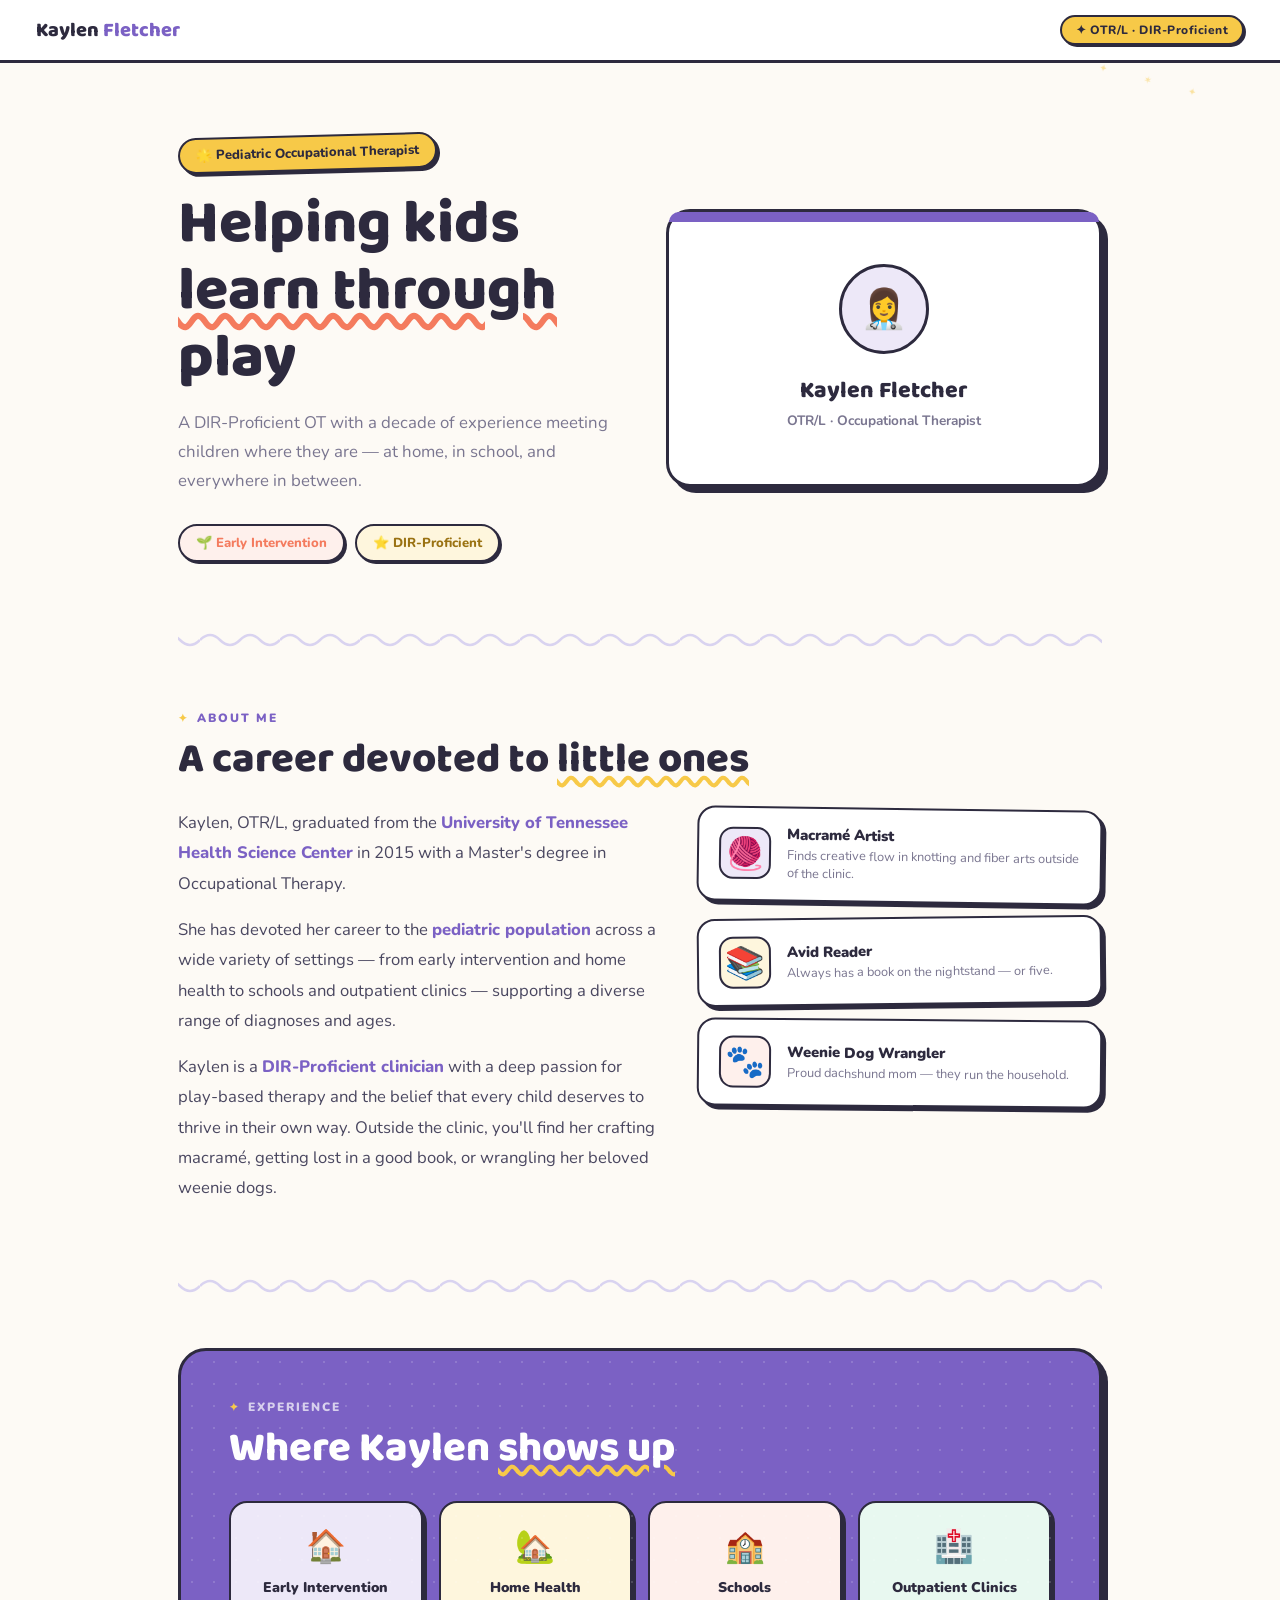
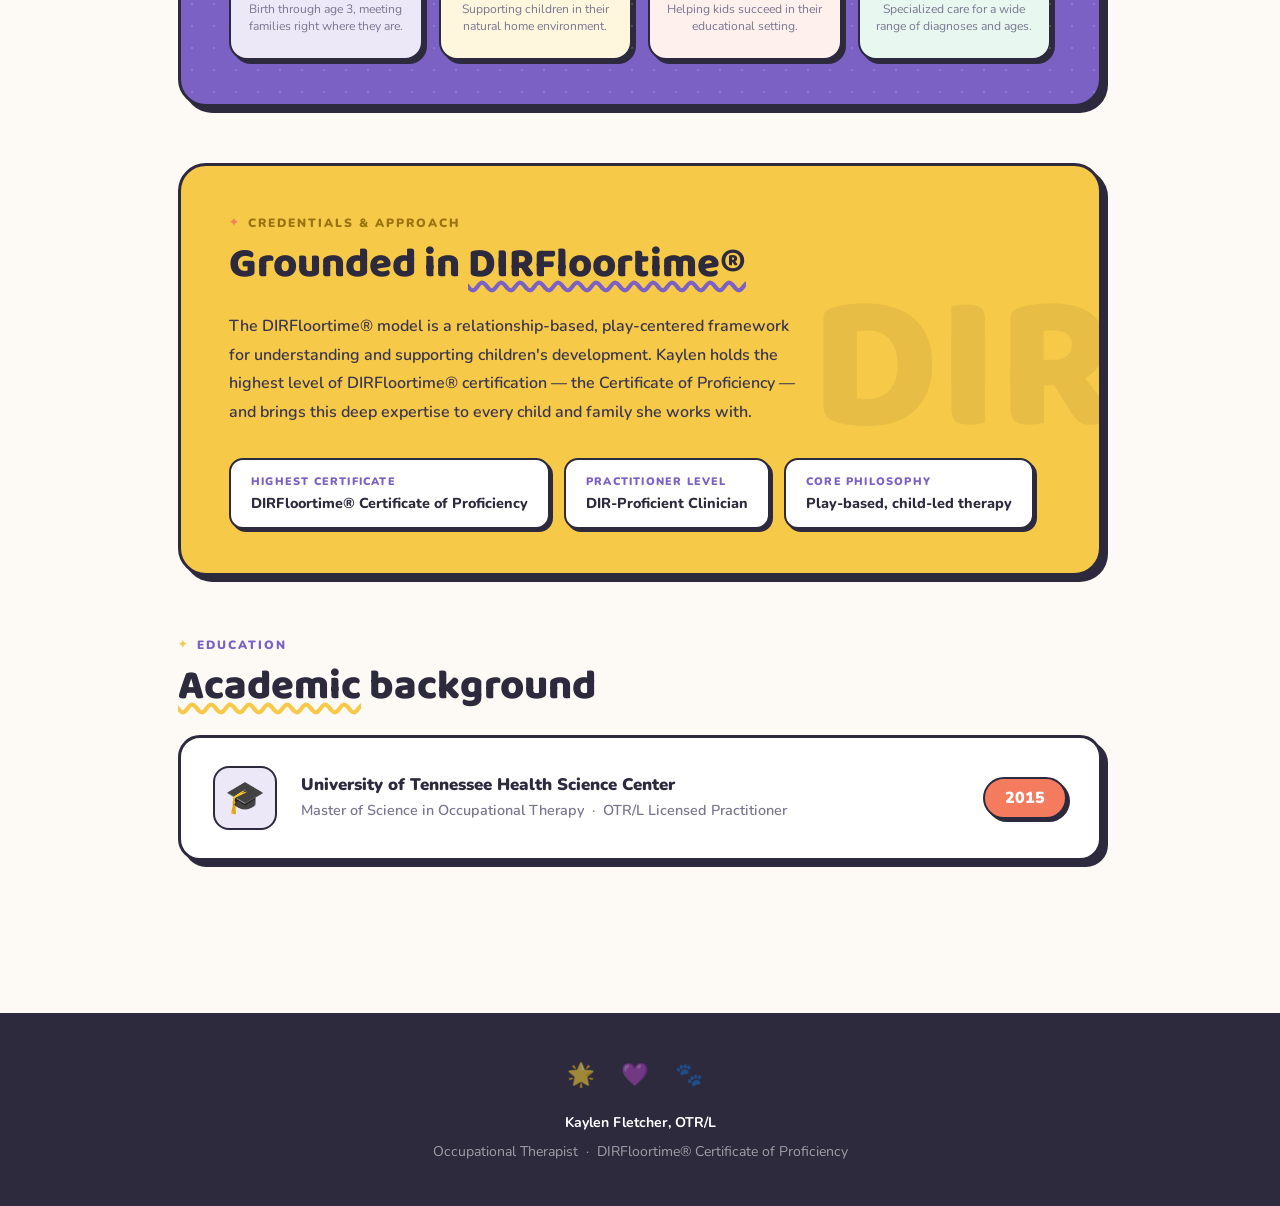
<file: kaylen-fletcher.html>
<!DOCTYPE html>
<html lang="en">
<head>
  <meta charset="UTF-8" />
  <meta name="viewport" content="width=device-width, initial-scale=1.0" />
  <title>Kaylen Fletcher, OTR/L | Occupational Therapist</title>
  <link href="https://fonts.googleapis.com/css2?family=Nunito:wght@400;600;700;800;900&family=Baloo+2:wght@700;800&display=swap" rel="stylesheet" />
  <style>
    *, *::before, *::after { box-sizing: border-box; margin: 0; padding: 0; }

    :root {
      --purple:  #7B61C4;
      --purple2: #EDE8F8;
      --yellow:  #F7C948;
      --yellow2: #FEF6DD;
      --coral:   #F47B5E;
      --coral2:  #FEF0EC;
      --green:   #5BBF8A;
      --green2:  #E8F8F0;
      --bg:      #FDFAF5;
      --text:    #2D2A3E;
      --muted:   #7A7690;
      --white:   #FFFFFF;
    }

    html { scroll-behavior: smooth; }

    body {
      font-family: 'Nunito', sans-serif;
      background: var(--bg);
      color: var(--text);
      min-height: 100vh;
      overflow-x: hidden;
    }

    /* ── SCATTERED STARS (CSS only) ── */
    body::before {
      content: "✦ ✶ ✦ ✶ ✦ ✶ ✦ ✶ ✦";
      position: fixed;
      top: 40px;
      right: 60px;
      font-size: 0.6rem;
      color: var(--yellow);
      letter-spacing: 18px;
      opacity: 0.5;
      pointer-events: none;
      z-index: 0;
      transform: rotate(15deg);
    }

    /* ── DOODLE DOTS PATTERN ── */
    .dots-bg {
      background-image: radial-gradient(circle, #d9d3f0 1.5px, transparent 1.5px);
      background-size: 28px 28px;
    }

    /* ── NAV ── */
    nav {
      position: sticky;
      top: 0;
      z-index: 100;
      display: flex;
      align-items: center;
      justify-content: space-between;
      padding: 14px 36px;
      background: var(--white);
      border-bottom: 3px solid var(--text);
    }
    .nav-logo {
      font-family: 'Baloo 2', cursive;
      font-weight: 800;
      font-size: 1.25rem;
      color: var(--text);
    }
    .nav-logo .accent { color: var(--purple); }
    .nav-tag {
      background: var(--yellow);
      color: var(--text);
      font-weight: 800;
      font-size: 0.75rem;
      padding: 5px 14px;
      border-radius: 50px;
      border: 2px solid var(--text);
      letter-spacing: 0.5px;
      box-shadow: 2px 2px 0 var(--text);
    }

    /* ── PAGE WRAP ── */
    .page-wrap {
      position: relative;
      z-index: 1;
      max-width: 980px;
      margin: 0 auto;
      padding: 0 28px 80px;
    }

    /* ── HERO ── */
    .hero {
      display: grid;
      grid-template-columns: 1fr 1fr;
      gap: 52px;
      align-items: center;
      padding: 72px 0 60px;
    }
    .sticker {
      display: inline-flex;
      align-items: center;
      gap: 8px;
      background: var(--yellow);
      border: 2.5px solid var(--text);
      border-radius: 50px;
      padding: 7px 16px;
      font-size: 0.82rem;
      font-weight: 800;
      color: var(--text);
      margin-bottom: 20px;
      box-shadow: 3px 3px 0 var(--text);
      transform: rotate(-1.5deg);
      display: inline-block;
    }
    h1 {
      font-family: 'Baloo 2', cursive;
      font-size: clamp(2.6rem, 5vw, 3.8rem);
      font-weight: 800;
      line-height: 1.1;
      color: var(--text);
      margin-bottom: 16px;
    }
    h1 .squiggle {
      text-decoration: underline;
      text-decoration-style: wavy;
      text-decoration-color: var(--coral);
      text-underline-offset: 6px;
    }
    .hero-sub {
      font-size: 1.05rem;
      color: var(--muted);
      line-height: 1.75;
      margin-bottom: 28px;
    }
    .pill-row {
      display: flex;
      flex-wrap: wrap;
      gap: 10px;
      margin-bottom: 0;
    }
    .pill {
      padding: 8px 16px;
      border-radius: 50px;
      font-size: 0.82rem;
      font-weight: 800;
      border: 2px solid var(--text);
      box-shadow: 2px 2px 0 var(--text);
      transition: transform 0.15s, box-shadow 0.15s;
    }
    .pill:hover { transform: translate(-1px,-1px); box-shadow: 3px 3px 0 var(--text); }
    .pill-p { background: var(--purple2); color: var(--purple); }
    .pill-c { background: var(--coral2);  color: var(--coral);  }
    .pill-y { background: var(--yellow2); color: #9a7212;        }

    /* ── HERO CARD ── */
    .hero-card {
      background: var(--white);
      border: 3px solid var(--text);
      border-radius: 24px;
      padding: 36px 28px 32px;
      box-shadow: 6px 6px 0 var(--text);
      position: relative;
    }
    .card-top-strip {
      position: absolute;
      top: 0; left: 0; right: 0;
      height: 10px;
      background: var(--purple);
      border-radius: 20px 20px 0 0;
    }
    .avatar {
      width: 90px;
      height: 90px;
      border-radius: 50%;
      background: var(--purple2);
      border: 3px solid var(--text);
      display: flex;
      align-items: center;
      justify-content: center;
      font-size: 2.4rem;
      margin: 16px auto 18px;
    }
    .card-name {
      font-family: 'Baloo 2', cursive;
      font-size: 1.45rem;
      font-weight: 800;
      text-align: center;
      color: var(--text);
      margin-bottom: 2px;
    }
    .card-title {
      text-align: center;
      font-size: 0.85rem;
      color: var(--muted);
      font-weight: 700;
      margin-bottom: 22px;
    }
    .cred {
      border: 2px solid var(--text);
      border-radius: 14px;
      padding: 13px 16px;
      margin-bottom: 10px;
    }
    .cred.purple { background: var(--purple2); }
    .cred.coral  { background: var(--coral2);  }
    .cred h5 {
      font-size: 0.68rem;
      text-transform: uppercase;
      letter-spacing: 1.2px;
      font-weight: 900;
      margin-bottom: 4px;
    }
    .cred.purple h5 { color: var(--purple); }
    .cred.coral  h5 { color: var(--coral);  }
    .cred p { font-size: 0.88rem; font-weight: 700; color: var(--text); line-height: 1.4; }

    /* ── SECTION DIVIDER ── */
    .wave-divider { width: 100%; overflow: hidden; line-height: 0; margin: 8px 0; }
    .wave-divider svg { display: block; width: 100%; }

    /* ── SECTION LABEL ── */
    .section-label {
      display: inline-flex;
      align-items: center;
      gap: 8px;
      font-size: 0.75rem;
      font-weight: 900;
      text-transform: uppercase;
      letter-spacing: 2px;
      color: var(--purple);
      margin-bottom: 10px;
    }
    .section-label::before {
      content: "✦";
      font-size: 0.7rem;
      color: var(--yellow);
    }
    h2 {
      font-family: 'Baloo 2', cursive;
      font-size: clamp(1.9rem, 3.5vw, 2.6rem);
      font-weight: 800;
      line-height: 1.15;
      color: var(--text);
      margin-bottom: 24px;
    }
    h2 .ww {
      text-decoration: underline;
      text-decoration-style: wavy;
      text-decoration-color: var(--yellow);
      text-underline-offset: 5px;
    }

    /* ── ABOUT ── */
    section.about { margin: 56px 0; }
    .about-grid {
      display: grid;
      grid-template-columns: 1.2fr 1fr;
      gap: 32px;
      align-items: start;
    }
    .about-text p {
      font-size: 1.04rem;
      line-height: 1.82;
      color: #4a4760;
      margin-bottom: 16px;
    }
    .about-text p strong { color: var(--purple); font-weight: 800; }

    .fun-cards { display: flex; flex-direction: column; gap: 14px; }
    .fun-card {
      background: var(--white);
      border: 2.5px solid var(--text);
      border-radius: 18px;
      padding: 16px 20px;
      display: flex;
      align-items: center;
      gap: 16px;
      box-shadow: 4px 4px 0 var(--text);
      transition: transform 0.15s, box-shadow 0.15s;
    }
    .fun-card:hover { transform: translate(-2px,-2px); box-shadow: 6px 6px 0 var(--text); }
    .fun-card:nth-child(1) { transform: rotate(0.8deg); }
    .fun-card:nth-child(2) { transform: rotate(-0.6deg); }
    .fun-card:nth-child(3) { transform: rotate(0.5deg); }
    .fun-card:nth-child(1):hover { transform: rotate(0.8deg) translate(-2px,-2px); }
    .fun-card:nth-child(2):hover { transform: rotate(-0.6deg) translate(-2px,-2px); }
    .fun-card:nth-child(3):hover { transform: rotate(0.5deg) translate(-2px,-2px); }
    .fun-emoji {
      font-size: 2rem;
      width: 52px;
      height: 52px;
      border-radius: 14px;
      border: 2px solid var(--text);
      display: flex;
      align-items: center;
      justify-content: center;
      flex-shrink: 0;
    }
    .fun-card:nth-child(1) .fun-emoji { background: var(--purple2); }
    .fun-card:nth-child(2) .fun-emoji { background: var(--yellow2); }
    .fun-card:nth-child(3) .fun-emoji { background: var(--coral2);  }
    .fun-info h4 { font-size: 0.92rem; font-weight: 900; color: var(--text); margin-bottom: 3px; }
    .fun-info p  { font-size: 0.8rem; color: var(--muted); line-height: 1.4; }

    /* ── SETTINGS BAND ── */
    .band {
      background: var(--purple);
      border: 3px solid var(--text);
      border-radius: 28px;
      padding: 44px 48px;
      margin-bottom: 56px;
      box-shadow: 6px 6px 0 var(--text);
      position: relative;
      overflow: hidden;
    }
    /* polka dots on band */
    .band::before {
      content: "";
      position: absolute;
      inset: 0;
      background-image: radial-gradient(circle, rgba(255,255,255,0.15) 1.5px, transparent 1.5px);
      background-size: 22px 22px;
      pointer-events: none;
    }
    .band .section-label { color: rgba(255,255,255,0.7); }
    .band .section-label::before { color: var(--yellow); }
    .band h2 { color: var(--white); margin-bottom: 28px; }
    .band h2 .ww {
      text-decoration-color: var(--yellow);
    }
    .settings-grid {
      display: grid;
      grid-template-columns: repeat(4,1fr);
      gap: 16px;
    }
    .setting-tile {
      background: var(--white);
      border: 2.5px solid var(--text);
      border-radius: 18px;
      padding: 22px 14px;
      text-align: center;
      box-shadow: 4px 4px 0 var(--text);
      transition: transform 0.15s, box-shadow 0.15s;
    }
    .setting-tile:hover { transform: translate(-2px,-2px); box-shadow: 6px 6px 0 var(--text); }
    .setting-tile .t-icon { font-size: 2rem; margin-bottom: 10px; }
    .setting-tile h4 { font-size: 0.88rem; font-weight: 900; color: var(--text); margin-bottom: 4px; }
    .setting-tile p  { font-size: 0.76rem; color: var(--muted); line-height: 1.45; }
    .setting-tile:nth-child(1) { background: var(--purple2); }
    .setting-tile:nth-child(2) { background: var(--yellow2); }
    .setting-tile:nth-child(3) { background: var(--coral2);  }
    .setting-tile:nth-child(4) { background: var(--green2);  }

    /* ── DIR ── */
    .dir-section { margin-bottom: 56px; }
    .dir-inner {
      background: var(--yellow);
      border: 3px solid var(--text);
      border-radius: 28px;
      padding: 44px 48px;
      box-shadow: 6px 6px 0 var(--text);
      position: relative;
      overflow: hidden;
    }
    .dir-inner::after {
      content: "DIR";
      position: absolute;
      right: -16px; top: 50%;
      transform: translateY(-50%);
      font-family: 'Baloo 2', cursive;
      font-size: 12rem;
      font-weight: 900;
      color: rgba(45,42,62,0.07);
      line-height: 1;
      pointer-events: none;
    }
    .dir-inner .section-label { color: #9a7212; }
    .dir-inner .section-label::before { color: var(--coral); }
    .dir-inner h2 { color: var(--text); }
    .dir-inner h2 .ww { text-decoration-color: var(--purple); }
    .dir-inner > p {
      font-size: 1rem;
      line-height: 1.78;
      color: #3a3650;
      max-width: 580px;
      margin-bottom: 32px;
      font-weight: 600;
    }
    .dir-chips {
      display: flex;
      gap: 14px;
      flex-wrap: wrap;
    }
    .dir-chip {
      background: var(--white);
      border: 2.5px solid var(--text);
      border-radius: 14px;
      padding: 14px 20px;
      box-shadow: 3px 3px 0 var(--text);
    }
    .dir-chip h5 {
      font-size: 0.68rem;
      text-transform: uppercase;
      letter-spacing: 1.2px;
      font-weight: 900;
      color: var(--purple);
      margin-bottom: 4px;
    }
    .dir-chip p {
      font-size: 0.9rem;
      font-weight: 800;
      color: var(--text);
    }

    /* ── EDUCATION ── */
    .edu-section { margin-bottom: 72px; }
    .edu-card {
      background: var(--white);
      border: 3px solid var(--text);
      border-radius: 22px;
      padding: 28px 32px;
      display: flex;
      align-items: center;
      gap: 24px;
      box-shadow: 6px 6px 0 var(--text);
    }
    .edu-icon {
      width: 64px;
      height: 64px;
      border-radius: 16px;
      background: var(--purple2);
      border: 2.5px solid var(--text);
      display: flex;
      align-items: center;
      justify-content: center;
      font-size: 2rem;
      flex-shrink: 0;
    }
    .edu-info h3 { font-size: 1.05rem; font-weight: 900; color: var(--text); margin-bottom: 4px; }
    .edu-info p  { font-size: 0.9rem; color: var(--muted); font-weight: 600; line-height: 1.5; }
    .edu-year {
      margin-left: auto;
      background: var(--coral);
      color: var(--white);
      font-weight: 900;
      font-size: 1rem;
      padding: 8px 20px;
      border-radius: 50px;
      border: 2.5px solid var(--text);
      box-shadow: 3px 3px 0 var(--text);
      flex-shrink: 0;
    }

    /* ── FOOTER ── */
    footer {
      background: var(--text);
      color: rgba(255,255,255,0.55);
      text-align: center;
      padding: 40px 24px;
      font-size: 0.88rem;
      line-height: 2;
      margin: 0 -28px -80px;
      position: relative;
      z-index: 1;
    }
    footer strong { color: var(--white); }
    .footer-stars {
      font-size: 1.4rem;
      letter-spacing: 10px;
      margin-bottom: 12px;
      display: block;
    }

    /* ── SQUIGGLY HR ── */
    .squig {
      border: none;
      height: 20px;
      margin: 8px 0 52px;
      background-image: url("data:image/svg+xml,%3Csvg xmlns='http://www.w3.org/2000/svg' width='80' height='20' viewBox='0 0 80 20'%3E%3Cpath d='M0 10 Q10 0 20 10 Q30 20 40 10 Q50 0 60 10 Q70 20 80 10' fill='none' stroke='%23d9d3f0' stroke-width='2.5'/%3E%3C/svg%3E");
      background-repeat: repeat-x;
      background-position: center;
    }

    /* ── RESPONSIVE ── */
    @media (max-width: 768px) {
      nav { padding: 14px 20px; }
      .hero { grid-template-columns: 1fr; gap: 36px; padding: 48px 0 40px; }
      .hero-card { max-width: 400px; margin: 0 auto; }
      .about-grid { grid-template-columns: 1fr; }
      .settings-grid { grid-template-columns: repeat(2,1fr); }
      .band, .dir-inner { padding: 32px 24px; }
      .dir-inner::after { display: none; }
      .dir-chips { flex-direction: column; }
      .edu-card { flex-wrap: wrap; }
      .edu-year { margin-left: 0; }
    }
  </style>
</head>
<body>

  <!-- NAV -->
  <nav>
    <div class="nav-logo">Kaylen <span class="accent">Fletcher</span></div>
    <div class="nav-tag">✦ OTR/L · DIR-Proficient</div>
  </nav>

  <div class="page-wrap">

    <!-- HERO -->
    <section class="hero">
      <div class="hero-text">
        <div class="sticker">🌟 Pediatric Occupational Therapist</div>
        <h1>Helping kids <span class="squiggle">learn through</span> play</h1>
        <p class="hero-sub">
          A DIR-Proficient OT with a decade of experience meeting children
          where they are — at home, in school, and everywhere in between.
        </p>
        <div class="pill-row">
<span class="pill pill-c">🌱 Early Intervention</span>
          <span class="pill pill-y">⭐ DIR-Proficient</span>
        </div>
      </div>

      <div class="hero-card">
        <div class="card-top-strip"></div>
        <div class="avatar">👩‍⚕️</div>
        <div class="card-name">Kaylen Fletcher</div>
        <div class="card-title">OTR/L · Occupational Therapist</div>
      </div>
    </section>

    <hr class="squig" />

    <!-- ABOUT -->
    <section class="about">
      <div class="section-label">About Me</div>
      <h2>A career devoted to <span class="ww">little ones</span></h2>
      <div class="about-grid">
        <div class="about-text">
          <p>
            Kaylen, OTR/L, graduated from the <strong>University of Tennessee Health Science Center</strong> in 2015
            with a Master's degree in Occupational Therapy.
          </p>
          <p>
            She has devoted her career to the <strong>pediatric population</strong> across a wide variety of
            settings — from early intervention and home health to schools and outpatient clinics — supporting
            a diverse range of diagnoses and ages.
          </p>
          <p>
            Kaylen is a <strong>DIR-Proficient clinician</strong> with a deep passion for play-based therapy and
            the belief that every child deserves to thrive in their own way. Outside the clinic, you'll find her
            crafting macramé, getting lost in a good book, or wrangling her beloved weenie dogs.
          </p>
        </div>

        <div class="fun-cards">
          <div class="fun-card">
            <div class="fun-emoji">🧶</div>
            <div class="fun-info">
              <h4>Macramé Artist</h4>
              <p>Finds creative flow in knotting and fiber arts outside of the clinic.</p>
            </div>
          </div>
          <div class="fun-card">
            <div class="fun-emoji">📚</div>
            <div class="fun-info">
              <h4>Avid Reader</h4>
              <p>Always has a book on the nightstand — or five.</p>
            </div>
          </div>
          <div class="fun-card">
            <div class="fun-emoji">🐾</div>
            <div class="fun-info">
              <h4>Weenie Dog Wrangler</h4>
              <p>Proud dachshund mom — they run the household.</p>
            </div>
          </div>
        </div>
      </div>
    </section>

    <hr class="squig" />

    <!-- SETTINGS -->
    <div class="band">
      <div class="section-label">Experience</div>
      <h2>Where Kaylen <span class="ww">shows up</span></h2>
      <div class="settings-grid">
        <div class="setting-tile">
          <div class="t-icon">🏠</div>
          <h4>Early Intervention</h4>
          <p>Birth through age 3, meeting families right where they are.</p>
        </div>
        <div class="setting-tile">
          <div class="t-icon">🏡</div>
          <h4>Home Health</h4>
          <p>Supporting children in their natural home environment.</p>
        </div>
        <div class="setting-tile">
          <div class="t-icon">🏫</div>
          <h4>Schools</h4>
          <p>Helping kids succeed in their educational setting.</p>
        </div>
        <div class="setting-tile">
          <div class="t-icon">🏥</div>
          <h4>Outpatient Clinics</h4>
          <p>Specialized care for a wide range of diagnoses and ages.</p>
        </div>
      </div>
    </div>

    <!-- DIR -->
    <div class="dir-section">
      <div class="dir-inner">
        <div class="section-label">Credentials &amp; Approach</div>
        <h2>Grounded in <span class="ww">DIRFloortime®</span></h2>
        <p>
          The DIRFloortime® model is a relationship-based, play-centered framework for understanding and
          supporting children's development. Kaylen holds the highest level of DIRFloortime® certification
          — the Certificate of Proficiency — and brings this deep expertise to every child and family she works with.
        </p>
        <div class="dir-chips">
          <div class="dir-chip">
            <h5>Highest Certificate</h5>
            <p>DIRFloortime® Certificate of Proficiency</p>
          </div>
          <div class="dir-chip">
            <h5>Practitioner Level</h5>
            <p>DIR-Proficient Clinician</p>
          </div>
          <div class="dir-chip">
            <h5>Core Philosophy</h5>
            <p>Play-based, child-led therapy</p>
          </div>
        </div>
      </div>
    </div>

    <!-- EDUCATION -->
    <div class="edu-section">
      <div class="section-label">Education</div>
      <h2><span class="ww">Academic</span> background</h2>
      <div class="edu-card">
        <div class="edu-icon">🎓</div>
        <div class="edu-info">
          <h3>University of Tennessee Health Science Center</h3>
          <p>Master of Science in Occupational Therapy &nbsp;·&nbsp; OTR/L Licensed Practitioner</p>
        </div>
        <div class="edu-year">2015</div>
      </div>
    </div>

  </div><!-- /.page-wrap -->

  <footer>
    <span class="footer-stars">🌟 💜 🐾</span>
    <p><strong>Kaylen Fletcher, OTR/L</strong></p>
    <p>Occupational Therapist &nbsp;·&nbsp; DIRFloortime® Certificate of Proficiency</p>
  </footer>

</body>
</html>
</file>
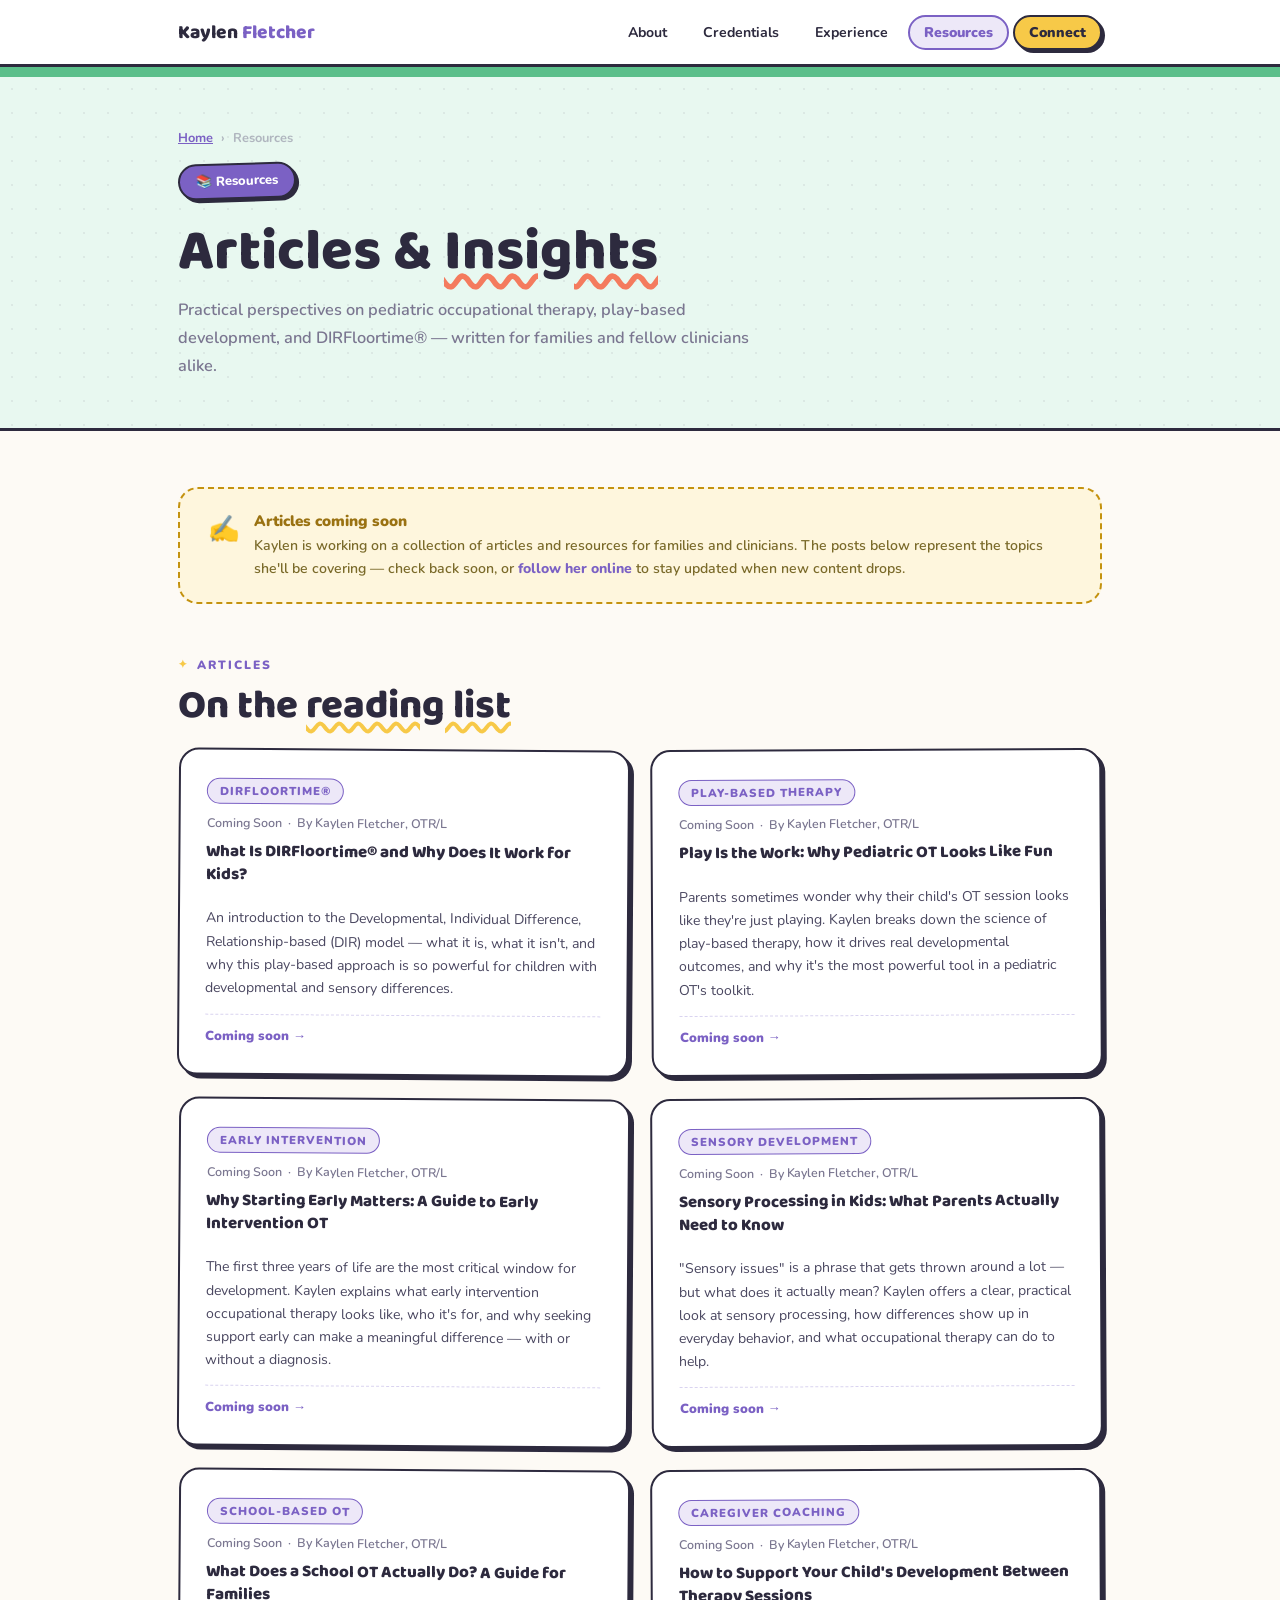
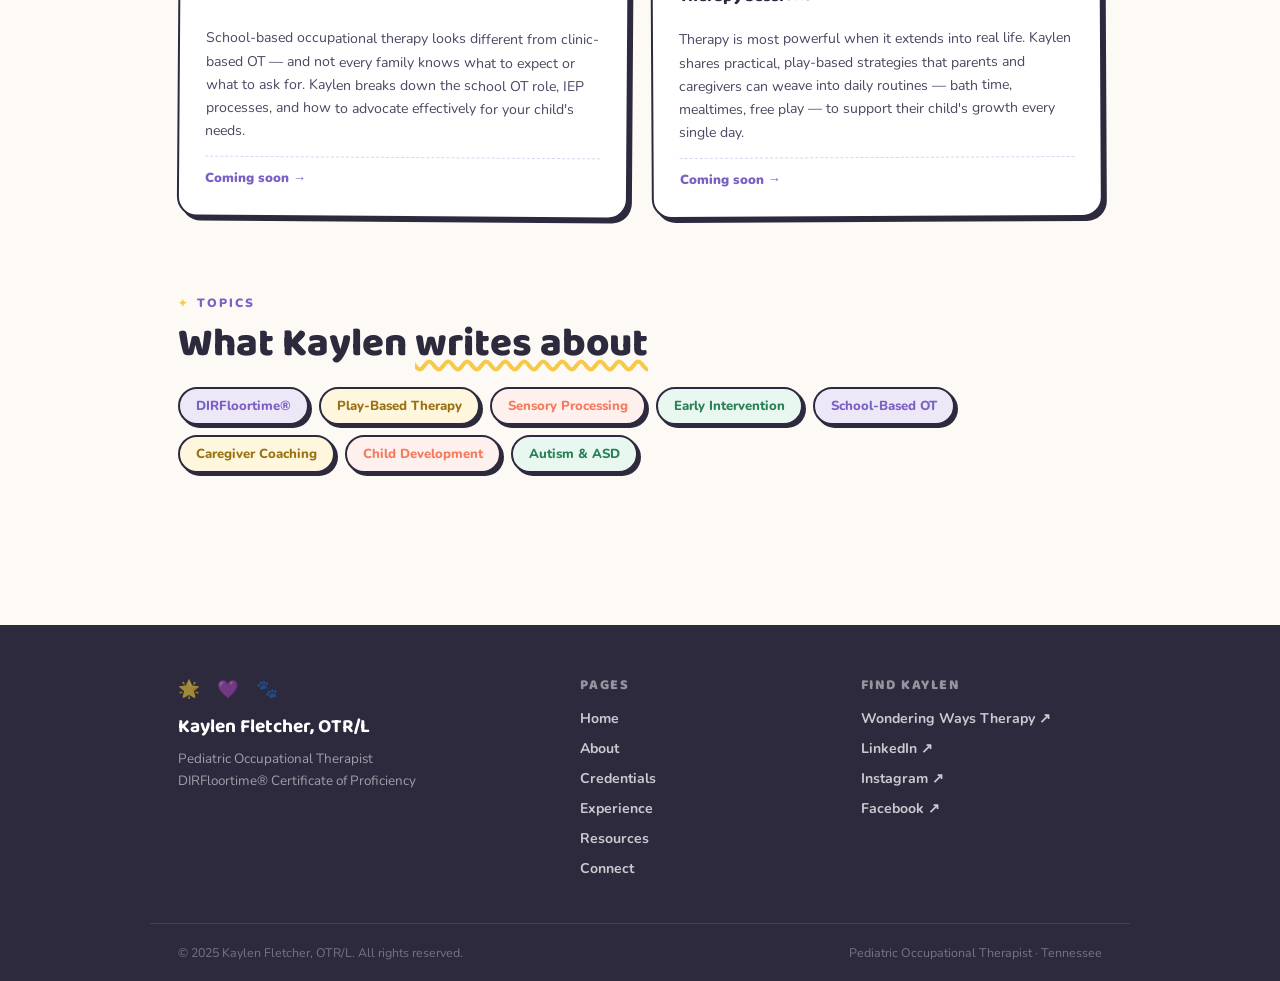
<file: resources.html>
<!DOCTYPE html>
<html lang="en">
<head>
  <meta charset="UTF-8" />
  <meta name="viewport" content="width=device-width, initial-scale=1.0" />

  <!-- Primary Meta -->
  <title>Resources & Articles | Kaylen Fletcher, OTR/L · Pediatric OT</title>
  <meta name="description" content="Explore articles and resources on pediatric occupational therapy, DIRFloortime®, play-based therapy, and sensory development from Kaylen Fletcher, OTR/L." />
  <link rel="canonical" href="https://kaylenfletcher.com/resources.html" />

  <!-- Open Graph -->
  <meta property="og:type"        content="website" />
  <meta property="og:title"       content="Resources & Articles | Kaylen Fletcher, OTR/L" />
  <meta property="og:description" content="Articles on pediatric OT, DIRFloortime®, play-based therapy, and child development from Kaylen Fletcher, OTR/L." />
  <meta property="og:url"         content="https://kaylenfletcher.com/resources.html" />
  <meta property="og:image"       content="https://kaylenfletcher.com/assets/images/og-kaylen-fletcher.png" />

  <!-- Twitter / X Card -->
  <meta name="twitter:card"        content="summary_large_image" />
  <meta name="twitter:title"       content="Resources & Articles | Kaylen Fletcher, OTR/L" />
  <meta name="twitter:description" content="Insights on pediatric OT, play-based therapy, and DIRFloortime® from Kaylen Fletcher, OTR/L." />
  <meta name="twitter:image"       content="https://kaylenfletcher.com/assets/images/og-kaylen-fletcher.png" />

  <!-- Fonts & Styles -->
  <link href="https://fonts.googleapis.com/css2?family=Nunito:wght@400;600;700;800;900&family=Baloo+2:wght@700;800&display=swap" rel="stylesheet" />
  <style>
/* ============================================================
   Kaylen Fletcher, OTR/L — Shared Stylesheet
   kaylenfletcher.com
   ============================================================ */

/* ── RESET & BASE ── */
*, *::before, *::after { box-sizing: border-box; margin: 0; padding: 0; }

:root {
  --purple:  #7B61C4;
  --purple2: #EDE8F8;
  --yellow:  #F7C948;
  --yellow2: #FEF6DD;
  --coral:   #F47B5E;
  --coral2:  #FEF0EC;
  --green:   #5BBF8A;
  --green2:  #E8F8F0;
  --bg:      #FDFAF5;
  --text:    #2D2A3E;
  --muted:   #7A7690;
  --white:   #FFFFFF;
  --border:  3px solid var(--text);
  --shadow:  6px 6px 0 var(--text);
  --shadow-sm: 3px 3px 0 var(--text);
}

html { scroll-behavior: smooth; }

body {
  font-family: 'Nunito', sans-serif;
  background: var(--bg);
  color: var(--text);
  min-height: 100vh;
  overflow-x: hidden;
}

img { display: block; max-width: 100%; }
a { color: inherit; text-decoration: none; }

/* ── SCATTERED STARS ── */
body::before {
  content: "✦ ✶ ✦ ✶ ✦ ✶ ✦";
  position: fixed;
  top: 44px; right: 64px;
  font-size: 0.58rem;
  color: var(--yellow);
  letter-spacing: 18px;
  opacity: 0.45;
  pointer-events: none;
  z-index: 0;
  transform: rotate(14deg);
}

/* ── TYPOGRAPHY ── */
h1, h2, h3, h4 {
  font-family: 'Baloo 2', cursive;
  font-weight: 800;
  line-height: 1.15;
  color: var(--text);
}
h1 { font-size: clamp(2.4rem, 5vw, 3.6rem); margin-bottom: 16px; }
h2 { font-size: clamp(1.8rem, 3.5vw, 2.5rem); margin-bottom: 20px; }
h3 { font-size: clamp(1.1rem, 2.5vw, 1.35rem); margin-bottom: 10px; }

.ww {
  text-decoration: underline;
  text-decoration-style: wavy;
  text-decoration-color: var(--yellow);
  text-underline-offset: 5px;
}
.squiggle {
  text-decoration: underline;
  text-decoration-style: wavy;
  text-decoration-color: var(--coral);
  text-underline-offset: 6px;
}

/* ── LAYOUT ── */
.page-wrap {
  position: relative;
  z-index: 1;
  max-width: 980px;
  margin: 0 auto;
  padding: 0 28px 80px;
}

/* ── SITE HEADER / NAV ── */
.site-header {
  position: sticky;
  top: 0;
  z-index: 200;
  background: var(--white);
  border-bottom: var(--border);
}
.site-nav {
  max-width: 980px;
  margin: 0 auto;
  padding: 0 28px;
  height: 64px;
  display: flex;
  align-items: center;
  justify-content: space-between;
  gap: 24px;
}
.nav-logo {
  font-family: 'Baloo 2', cursive;
  font-weight: 800;
  font-size: 1.2rem;
  color: var(--text);
  flex-shrink: 0;
}
.nav-logo .accent { color: var(--purple); }
.nav-links {
  display: flex;
  align-items: center;
  gap: 4px;
  list-style: none;
}
.nav-links a {
  font-weight: 700;
  font-size: 0.88rem;
  padding: 6px 14px;
  border-radius: 50px;
  border: 2px solid transparent;
  transition: background 0.15s, border-color 0.15s, box-shadow 0.15s;
  white-space: nowrap;
  display: block;
}
.nav-links a:hover {
  background: var(--purple2);
  border-color: var(--text);
  box-shadow: var(--shadow-sm);
}
.nav-links a.active {
  background: var(--purple2);
  border-color: var(--purple);
  color: var(--purple);
  font-weight: 900;
}
.nav-links .nav-cta a {
  background: var(--yellow);
  border: 2px solid var(--text);
  box-shadow: var(--shadow-sm);
  font-weight: 900;
}
.nav-links .nav-cta a:hover {
  background: var(--coral);
  color: var(--white);
}

/* ── HAMBURGER ── */
.nav-toggle {
  display: none;
  flex-direction: column;
  justify-content: center;
  gap: 5px;
  width: 40px; height: 40px;
  background: none;
  border: 2px solid var(--text);
  border-radius: 10px;
  cursor: pointer;
  padding: 8px;
  box-shadow: var(--shadow-sm);
}
.nav-toggle span {
  display: block;
  height: 2px;
  background: var(--text);
  border-radius: 2px;
  transition: transform 0.2s, opacity 0.2s;
}
.nav-toggle[aria-expanded="true"] span:nth-child(1) { transform: translateY(7px) rotate(45deg); }
.nav-toggle[aria-expanded="true"] span:nth-child(2) { opacity: 0; }
.nav-toggle[aria-expanded="true"] span:nth-child(3) { transform: translateY(-7px) rotate(-45deg); }

/* ── SECTION LABEL ── */
.section-label {
  display: inline-flex;
  align-items: center;
  gap: 8px;
  font-size: 0.75rem;
  font-weight: 900;
  text-transform: uppercase;
  letter-spacing: 2px;
  color: var(--purple);
  margin-bottom: 10px;
}
.section-label::before { content: "✦"; font-size: 0.7rem; color: var(--yellow); }

/* ── SQUIGGLY DIVIDER ── */
.squig {
  border: none;
  height: 20px;
  margin: 8px 0 52px;
  background-image: url("data:image/svg+xml,%3Csvg xmlns='http://www.w3.org/2000/svg' width='80' height='20' viewBox='0 0 80 20'%3E%3Cpath d='M0 10 Q10 0 20 10 Q30 20 40 10 Q50 0 60 10 Q70 20 80 10' fill='none' stroke='%23d9d3f0' stroke-width='2.5'/%3E%3C/svg%3E");
  background-repeat: repeat-x;
  background-position: center;
}

/* ── STICKER ── */
.sticker {
  display: inline-block;
  background: var(--yellow);
  color: var(--text);
  border: 2.5px solid var(--text);
  border-radius: 50px;
  padding: 7px 16px;
  font-size: 0.82rem;
  font-weight: 800;
  margin-bottom: 20px;
  box-shadow: var(--shadow-sm);
  transform: rotate(-1.5deg);
}
.sticker.coral  { background: var(--coral);  color: var(--white); border-color: var(--text); }
.sticker.green  { background: var(--green);  color: var(--white); border-color: var(--text); }
.sticker.purple { background: var(--purple); color: var(--white); border-color: var(--text); }
.sticker.r-pos  { transform: rotate(1.2deg); }
.sticker.r-neg  { transform: rotate(-1.8deg); }

/* ── PILLS ── */
.pill-row { display: flex; flex-wrap: wrap; gap: 10px; }
.pill {
  padding: 8px 16px;
  border-radius: 50px;
  font-size: 0.82rem;
  font-weight: 800;
  border: 2px solid var(--text);
  box-shadow: var(--shadow-sm);
  transition: transform 0.15s, box-shadow 0.15s;
  display: inline-block;
}
.pill:hover { transform: translate(-1px,-1px); box-shadow: 4px 4px 0 var(--text); }
.pill-p { background: var(--purple2); color: var(--purple); }
.pill-c { background: var(--coral2);  color: var(--coral);  }
.pill-y { background: var(--yellow2); color: #9a7212;       }
.pill-g { background: var(--green2);  color: #2a8057;       }

/* ── PAGE HEADER (inner pages) ── */
.page-header {
  border-top: 10px solid var(--purple); /* default — overridden by ph-* classes */
  border-bottom: var(--border);
  padding: 52px 0 48px;
  position: relative;
  overflow: hidden;
  background: var(--purple2);
}
/* polka dot texture */
.page-header::before {
  content: "";
  position: absolute; inset: 0;
  background-image: radial-gradient(circle, rgba(45,42,62,0.07) 1.5px, transparent 1.5px);
  background-size: 24px 24px;
  pointer-events: none;
}
.page-header .page-wrap { padding-bottom: 0; }
.page-header h1 { margin-bottom: 12px; }
.page-lead {
  font-size: 1.02rem;
  color: var(--muted);
  line-height: 1.7;
  max-width: 600px;
  font-weight: 600;
}

/* ── PAGE HEADER COLOUR VARIANTS ── */
.page-header.ph-yellow {
  background: var(--yellow);
  border-top-color: #c4920f;
}
.page-header.ph-yellow .page-lead { color: #6b5000; }
.page-header.ph-yellow::before {
  background-image: radial-gradient(circle, rgba(45,42,62,0.10) 1.5px, transparent 1.5px);
}

.page-header.ph-coral {
  background: var(--coral2);
  border-top-color: var(--coral);
}

.page-header.ph-green {
  background: var(--green2);
  border-top-color: var(--green);
}

.page-header.ph-purple {
  background: var(--purple2);
  border-top-color: var(--purple);
}

/* ── BREADCRUMB ── */
.breadcrumb {
  display: flex;
  align-items: center;
  gap: 8px;
  font-size: 0.8rem;
  font-weight: 700;
  color: var(--muted);
  margin-bottom: 16px;
}
.breadcrumb a { color: var(--purple); text-decoration: underline; }
.breadcrumb span { opacity: 0.5; }
.page-header.ph-yellow .breadcrumb { color: rgba(45,42,62,0.55); }
.page-header.ph-yellow .breadcrumb a { color: var(--text); }
.page-header.ph-yellow .section-label { color: rgba(45,42,62,0.65); }

/* ── HERO (home page) ── */
.hero {
  display: grid;
  grid-template-columns: 1fr 1fr;
  gap: 52px;
  align-items: center;
  padding: 72px 0 60px;
}
.hero-sub {
  font-size: 1.05rem;
  color: var(--muted);
  line-height: 1.75;
  margin-bottom: 28px;
}

/* ── HERO CARD ── */
.hero-card {
  background: var(--white);
  border: var(--border);
  border-radius: 24px;
  padding: 36px 28px 32px;
  box-shadow: var(--shadow);
  position: relative;
}
.card-top-strip {
  position: absolute;
  top: 0; left: 0; right: 0;
  height: 10px;
  background: var(--purple);
  border-radius: 20px 20px 0 0;
}
.avatar {
  width: 90px; height: 90px;
  border-radius: 50%;
  background: var(--purple2);
  border: var(--border);
  display: flex; align-items: center; justify-content: center;
  font-size: 2.4rem;
  margin: 16px auto 18px;
  overflow: hidden;
}
.avatar img { width: 100%; height: 100%; object-fit: cover; border-radius: 50%; }
.card-name {
  font-family: 'Baloo 2', cursive;
  font-size: 1.4rem;
  font-weight: 800;
  text-align: center;
  color: var(--text);
  margin-bottom: 2px;
}
.card-title {
  text-align: center;
  font-size: 0.85rem;
  color: var(--muted);
  font-weight: 700;
  margin-bottom: 22px;
}

/* ── CRED CHIP (hero card) ── */
.cred {
  border: 2px solid var(--text);
  border-radius: 14px;
  padding: 13px 16px;
  margin-bottom: 10px;
}
.cred.purple { background: var(--purple2); }
.cred.coral  { background: var(--coral2);  }
.cred.yellow { background: var(--yellow2); }
.cred.green  { background: var(--green2);  }
.cred h5 {
  font-size: 0.68rem;
  text-transform: uppercase;
  letter-spacing: 1.2px;
  font-weight: 900;
  margin-bottom: 4px;
}
.cred.purple h5 { color: var(--purple); }
.cred.coral  h5 { color: var(--coral);  }
.cred.yellow h5 { color: #9a7212;       }
.cred.green  h5 { color: var(--green);  }
.cred p { font-size: 0.88rem; font-weight: 700; color: var(--text); line-height: 1.4; }

/* ── ABOUT GRID ── */
.about-grid {
  display: grid;
  grid-template-columns: 1.2fr 1fr;
  gap: 32px;
  align-items: start;
}
.about-text p {
  font-size: 1.04rem;
  line-height: 1.82;
  color: #4a4760;
  margin-bottom: 16px;
}
.about-text p strong { color: var(--purple); font-weight: 800; }

/* ── FUN CARDS ── */
.fun-cards { display: flex; flex-direction: column; gap: 14px; }
.fun-card {
  background: var(--white);
  border: 2.5px solid var(--text);
  border-radius: 18px;
  padding: 16px 20px;
  display: flex;
  align-items: center;
  gap: 16px;
  box-shadow: 4px 4px 0 var(--text);
  transition: transform 0.15s, box-shadow 0.15s;
}
.fun-card:hover { box-shadow: 6px 6px 0 var(--text); }
.fun-cards .fun-card:nth-child(1) { transform: rotate(0.8deg); }
.fun-cards .fun-card:nth-child(2) { transform: rotate(-0.6deg); }
.fun-cards .fun-card:nth-child(3) { transform: rotate(0.5deg); }
.fun-cards .fun-card:nth-child(1):hover { transform: rotate(0.8deg) translate(-2px,-2px); }
.fun-cards .fun-card:nth-child(2):hover { transform: rotate(-0.6deg) translate(-2px,-2px); }
.fun-cards .fun-card:nth-child(3):hover { transform: rotate(0.5deg) translate(-2px,-2px); }
.fun-emoji {
  font-size: 2rem;
  width: 52px; height: 52px;
  border-radius: 14px;
  border: 2px solid var(--text);
  display: flex; align-items: center; justify-content: center;
  flex-shrink: 0;
}
.fun-card:nth-child(1) .fun-emoji { background: var(--purple2); }
.fun-card:nth-child(2) .fun-emoji { background: var(--yellow2); }
.fun-card:nth-child(3) .fun-emoji { background: var(--coral2);  }
.fun-info h4 { font-size: 0.92rem; font-weight: 900; color: var(--text); margin-bottom: 3px; }
.fun-info p  { font-size: 0.8rem; color: var(--muted); line-height: 1.4; }

/* ── PURPLE POLKA BAND ── */
.band {
  background: var(--purple);
  border: var(--border);
  border-radius: 28px;
  padding: 44px 48px;
  margin-bottom: 56px;
  box-shadow: var(--shadow);
  position: relative;
  overflow: hidden;
}
.band::before {
  content: "";
  position: absolute; inset: 0;
  background-image: radial-gradient(circle, rgba(255,255,255,0.15) 1.5px, transparent 1.5px);
  background-size: 22px 22px;
  pointer-events: none;
}
.band .section-label { color: rgba(255,255,255,0.75); position: relative; z-index: 1; }
.band .section-label::before { color: var(--yellow); }
.band h2 { color: var(--white); position: relative; z-index: 1; }
.band h2 .ww { text-decoration-color: var(--yellow); }
.band > p { position: relative; z-index: 1; }

/* ── SETTINGS GRID ── */
.settings-grid {
  display: grid;
  grid-template-columns: repeat(4,1fr);
  gap: 16px;
  position: relative;
  z-index: 1;
}
.setting-tile {
  background: var(--white);
  border: 2.5px solid var(--text);
  border-radius: 18px;
  padding: 22px 14px;
  text-align: center;
  box-shadow: 4px 4px 0 var(--text);
  transition: transform 0.15s, box-shadow 0.15s;
}
.setting-tile:hover { transform: translate(-2px,-2px); box-shadow: 6px 6px 0 var(--text); }
.setting-tile .t-icon { font-size: 2rem; margin-bottom: 10px; }
.setting-tile h4 { font-size: 0.88rem; font-weight: 900; color: var(--text); margin-bottom: 4px; }
.setting-tile p  { font-size: 0.76rem; color: var(--muted); line-height: 1.45; }
.setting-tile:nth-child(1) { background: var(--purple2); }
.setting-tile:nth-child(2) { background: var(--yellow2); }
.setting-tile:nth-child(3) { background: var(--coral2);  }
.setting-tile:nth-child(4) { background: var(--green2);  }

/* ── YELLOW DIR BAND ── */
.dir-inner {
  background: var(--yellow);
  border: var(--border);
  border-radius: 28px;
  padding: 44px 48px;
  box-shadow: var(--shadow);
  position: relative;
  overflow: hidden;
}
.dir-inner::after {
  content: "DIR";
  position: absolute; right: -16px; top: 50%;
  transform: translateY(-50%);
  font-family: 'Baloo 2', cursive;
  font-size: 12rem; font-weight: 900;
  color: rgba(45,42,62,0.07);
  line-height: 1; pointer-events: none;
}
.dir-inner .section-label { color: #9a7212; position: relative; z-index: 1; }
.dir-inner .section-label::before { color: var(--coral); }
.dir-inner h2 { position: relative; z-index: 1; }
.dir-inner h2 .ww { text-decoration-color: var(--purple); }
.dir-body, .dir-inner > p {
  font-size: 1rem;
  line-height: 1.78;
  color: #3a3650;
  max-width: 580px;
  margin-bottom: 32px;
  font-weight: 600;
  position: relative; z-index: 1;
}
.dir-chips { display: flex; gap: 14px; flex-wrap: wrap; position: relative; z-index: 1; }
.dir-chip {
  background: var(--white);
  border: 2.5px solid var(--text);
  border-radius: 14px;
  padding: 14px 20px;
  box-shadow: var(--shadow-sm);
}
.dir-chip h5 {
  font-size: 0.68rem;
  text-transform: uppercase;
  letter-spacing: 1.2px;
  font-weight: 900;
  color: var(--purple);
  margin-bottom: 4px;
}
.dir-chip p { font-size: 0.9rem; font-weight: 800; color: var(--text); }

/* ── EDUCATION CARD ── */
.edu-card {
  background: var(--white);
  border: var(--border);
  border-radius: 22px;
  padding: 28px 32px;
  display: flex;
  align-items: center;
  gap: 24px;
  box-shadow: var(--shadow);
}
.edu-icon {
  width: 64px; height: 64px;
  border-radius: 16px;
  background: var(--purple2);
  border: 2.5px solid var(--text);
  display: flex; align-items: center; justify-content: center;
  font-size: 2rem; flex-shrink: 0;
}
.edu-info h3 { font-size: 1.05rem; font-weight: 900; margin-bottom: 4px; }
.edu-info p  { font-size: 0.9rem; color: var(--muted); font-weight: 600; line-height: 1.5; }
.edu-year {
  margin-left: auto;
  background: var(--coral); color: var(--white);
  font-weight: 900; font-size: 1rem;
  padding: 8px 20px; border-radius: 50px;
  border: 2.5px solid var(--text);
  box-shadow: var(--shadow-sm); flex-shrink: 0;
}

/* ── HOME NAV CARDS ── */
.nav-cards {
  display: grid;
  grid-template-columns: repeat(3, 1fr);
  gap: 18px;
  margin-bottom: 56px;
}
.nav-card {
  background: var(--white);
  border: 2.5px solid var(--text);
  border-radius: 20px;
  padding: 24px 22px;
  box-shadow: 4px 4px 0 var(--text);
  display: flex;
  flex-direction: column;
  gap: 8px;
  text-decoration: none;
  transition: transform 0.15s, box-shadow 0.15s;
}
.nav-card:hover { transform: translate(-2px,-2px); box-shadow: var(--shadow); }
.nav-card .nc-icon { font-size: 1.8rem; margin-bottom: 4px; }
.nav-card h3 { font-size: 1rem; margin-bottom: 4px; }
.nav-card p  { font-size: 0.82rem; color: var(--muted); line-height: 1.5; flex: 1; }
.nav-card .nc-arrow { font-size: 0.8rem; font-weight: 900; color: var(--purple); margin-top: 8px; }
.nav-card:nth-child(1) { background: var(--purple2); }
.nav-card:nth-child(2) { background: var(--yellow2); }
.nav-card:nth-child(3) { background: var(--coral2);  }

/* ── ARTICLE CARDS ── */
.article-grid {
  display: grid;
  grid-template-columns: repeat(2, 1fr);
  gap: 22px;
}
.article-card {
  background: var(--white);
  border: 2.5px solid var(--text);
  border-radius: 20px;
  padding: 28px 26px;
  box-shadow: 4px 4px 0 var(--text);
  display: flex;
  flex-direction: column;
  gap: 10px;
  transition: transform 0.15s, box-shadow 0.15s;
  color: inherit;
}
.article-card:hover { box-shadow: var(--shadow); }
.article-card .ac-tag {
  display: inline-block;
  background: var(--purple2);
  color: var(--purple);
  font-size: 0.72rem;
  font-weight: 900;
  text-transform: uppercase;
  letter-spacing: 1px;
  padding: 4px 12px;
  border-radius: 50px;
  border: 1.5px solid var(--purple);
  width: fit-content;
}
.article-card h3 { font-size: 1.05rem; line-height: 1.35; }
.article-card .ac-meta { font-size: 0.78rem; color: var(--muted); font-weight: 600; }
.article-card p  { font-size: 0.88rem; color: #4a4760; line-height: 1.65; flex: 1; }
.article-card .ac-read {
  font-size: 0.82rem; font-weight: 900; color: var(--purple);
  border-top: 1.5px dashed #d9d3f0;
  padding-top: 12px; margin-top: 4px;
}
.article-card:nth-child(odd)       { transform: rotate(0.4deg); }
.article-card:nth-child(even)      { transform: rotate(-0.3deg); }
.article-card:nth-child(odd):hover { transform: rotate(0.4deg) translate(-2px,-2px); box-shadow: var(--shadow); }
.article-card:nth-child(even):hover{ transform: rotate(-0.3deg) translate(-2px,-2px); box-shadow: var(--shadow); }

/* ── TIMELINE ── */
.timeline { position: relative; padding-left: 28px; }
.timeline::before {
  content: "";
  position: absolute;
  left: 7px; top: 4px; bottom: 4px; width: 3px;
  background-image: repeating-linear-gradient(
    to bottom, var(--purple) 0, var(--purple) 8px, transparent 8px, transparent 14px
  );
  border-radius: 2px;
}
.tl-item { position: relative; margin-bottom: 32px; }
.tl-item::before {
  content: "✦";
  position: absolute;
  left: -24px; top: 2px;
  font-size: 0.9rem;
  color: var(--yellow);
  background: var(--bg);
  line-height: 1;
}
.tl-year {
  display: inline-block;
  background: var(--purple); color: var(--white);
  font-size: 0.72rem; font-weight: 900;
  padding: 3px 12px; border-radius: 50px;
  border: 2px solid var(--text);
  box-shadow: 2px 2px 0 var(--text);
  margin-bottom: 6px;
}
.tl-item h4 { font-size: 1rem; margin-bottom: 4px; }
.tl-item p  { font-size: 0.88rem; color: var(--muted); line-height: 1.55; font-weight: 600; }

/* ── SOCIAL / CONNECT ── */
.social-grid {
  display: grid;
  grid-template-columns: repeat(2, 1fr);
  gap: 16px;
}
.social-link-card {
  background: var(--white);
  border: 2.5px solid var(--text);
  border-radius: 18px;
  padding: 20px 22px;
  display: flex; align-items: center; gap: 16px;
  box-shadow: 4px 4px 0 var(--text);
  text-decoration: none; color: var(--text);
  transition: transform 0.15s, box-shadow 0.15s;
}
.social-link-card:hover { transform: translate(-2px,-2px); box-shadow: var(--shadow); }
.social-icon {
  width: 48px; height: 48px;
  border-radius: 14px;
  border: 2px solid var(--text);
  display: flex; align-items: center; justify-content: center;
  font-size: 1.6rem; flex-shrink: 0;
}
.social-info strong { display: block; font-size: 0.92rem; font-weight: 900; margin-bottom: 2px; }
.social-info span   { font-size: 0.78rem; color: var(--muted); font-weight: 600; }

/* ── INQUIRY BOX ── */
.inquiry-box {
  background: var(--purple2);
  border: var(--border);
  border-radius: 24px;
  padding: 36px 40px;
  box-shadow: var(--shadow);
  margin-bottom: 40px;
}
.inquiry-box p {
  font-size: 1rem; color: #4a4760;
  line-height: 1.75; margin-bottom: 18px; font-weight: 600;
}
a.btn {
  display: inline-block;
  background: var(--purple); color: var(--white);
  font-weight: 900; font-size: 0.9rem;
  padding: 12px 26px; border-radius: 50px;
  border: 2.5px solid var(--text);
  box-shadow: var(--shadow-sm);
  transition: transform 0.15s, box-shadow 0.15s;
}
a.btn:hover { transform: translate(-1px,-1px); box-shadow: 4px 4px 0 var(--text); }

/* ── CREDENTIAL BLOCKS ── */
/* FIX: position:relative is required for the ::before accent stripe */
.cred-block {
  background: var(--white);
  border: var(--border);
  border-radius: 22px;
  padding: 32px 36px 32px 44px; /* extra left padding for the stripe */
  box-shadow: var(--shadow);
  margin-bottom: 22px;
  position: relative; /* ← CRITICAL: anchors the ::before stripe */
  overflow: hidden;
}
.cred-block::before {
  content: "";
  position: absolute;
  left: 0; top: 0; bottom: 0;
  width: 10px;
  background: var(--purple);
  border-radius: 4px 0 0 4px;
}
.cred-block.yellow::before { background: var(--yellow); }
.cred-block.coral::before  { background: var(--coral);  }
.cred-block.green::before  { background: var(--green);  }
.cred-block h3 { font-size: 1.2rem; margin-bottom: 6px; }
.cred-block .cb-meta {
  font-size: 0.8rem; color: var(--muted);
  font-weight: 700; margin-bottom: 14px;
  text-transform: uppercase; letter-spacing: 0.8px;
}
.cred-block p {
  font-size: 0.95rem; color: #4a4760;
  line-height: 1.72; font-weight: 600;
}
.cred-block p + p { margin-top: 12px; }

/* ── EXPERIENCE CARDS ── */
.exp-card {
  background: var(--white);
  border: var(--border);
  border-radius: 24px;
  padding: 36px 40px;
  box-shadow: var(--shadow);
  margin-bottom: 24px;
  display: grid;
  grid-template-columns: 80px 1fr;
  gap: 28px;
  align-items: start;
}
.exp-icon-box {
  width: 72px; height: 72px;
  border-radius: 18px;
  border: 2.5px solid var(--text);
  display: flex; align-items: center; justify-content: center;
  font-size: 2.2rem;
}
.exp-card:nth-child(1) .exp-icon-box { background: var(--purple2); }
.exp-card:nth-child(2) .exp-icon-box { background: var(--yellow2); }
.exp-card:nth-child(3) .exp-icon-box { background: var(--coral2);  }
.exp-card:nth-child(4) .exp-icon-box { background: var(--green2);  }
.exp-content h3 { font-size: 1.3rem; margin-bottom: 8px; }
.exp-content p  {
  font-size: 0.96rem; color: #4a4760;
  line-height: 1.75; font-weight: 600; margin-bottom: 12px;
}
.exp-content p:last-child { margin-bottom: 0; }

/* ── TWO-COLUMN GRID (philosophy / populations) ── */
.two-col-grid {
  display: grid;
  grid-template-columns: 1fr 1fr;
  gap: 22px;
}

/* ── SITE FOOTER ── */
.site-footer { background: var(--text); color: rgba(255,255,255,0.55); position: relative; z-index: 1; }
.footer-inner {
  max-width: 980px; margin: 0 auto;
  padding: 52px 28px 36px;
  display: grid;
  grid-template-columns: 1.5fr 1fr 1fr;
  gap: 40px;
  align-items: start;
}
.footer-brand strong {
  display: block;
  font-family: 'Baloo 2', cursive;
  font-size: 1.2rem; color: var(--white); margin-bottom: 6px;
}
.footer-brand p { font-size: 0.84rem; line-height: 1.65; }
.footer-stars { font-size: 1.1rem; letter-spacing: 6px; margin-bottom: 10px; display: block; }
.footer-col h4 {
  font-family: 'Baloo 2', cursive;
  font-size: 0.88rem; font-weight: 800;
  color: rgba(255,255,255,0.5);
  text-transform: uppercase; letter-spacing: 1.5px;
  margin-bottom: 14px;
}
.footer-col ul { list-style: none; }
.footer-col ul li { margin-bottom: 8px; }
.footer-col ul li a {
  font-size: 0.88rem; font-weight: 700;
  color: rgba(255,255,255,0.75);
  transition: color 0.15s;
}
.footer-col ul li a:hover { color: var(--yellow); }
.footer-bottom {
  border-top: 1px solid rgba(255,255,255,0.1);
  max-width: 980px; margin: 0 auto;
  padding: 20px 28px;
  display: flex; justify-content: space-between; align-items: center;
  font-size: 0.78rem; color: rgba(255,255,255,0.35);
  flex-wrap: wrap; gap: 8px;
}
.footer-bottom a { color: rgba(255,255,255,0.45); text-decoration: underline; }

/* ── RESPONSIVE ── */
@media (max-width: 860px) {
  .settings-grid  { grid-template-columns: repeat(2,1fr); }
  .nav-cards      { grid-template-columns: 1fr 1fr; }
  .social-grid    { grid-template-columns: 1fr; }
  .footer-inner   { grid-template-columns: 1fr 1fr; }
}

@media (max-width: 768px) {
  /* Mobile nav */
  .nav-toggle { display: flex; }
  .nav-links {
    display: none;
    position: absolute;
    top: 64px; left: 0; right: 0;
    background: var(--white);
    border-bottom: var(--border);
    flex-direction: column;
    padding: 16px 20px 20px;
    gap: 4px;
    align-items: stretch;
  }
  .nav-links.open { display: flex; }
  .nav-links a { padding: 10px 16px; border-radius: 12px; font-size: 0.95rem; }
  .nav-links .nav-cta a { text-align: center; }
  .site-header { position: relative; }

  /* Layout collapses */
  .hero          { grid-template-columns: 1fr; gap: 36px; padding: 48px 0 40px; }
  .hero-card     { max-width: 400px; margin: 0 auto; }
  .about-grid    { grid-template-columns: 1fr; }
  .two-col-grid  { grid-template-columns: 1fr; }
  .nav-cards     { grid-template-columns: 1fr; }
  .article-grid  { grid-template-columns: 1fr; }
  .exp-card      { grid-template-columns: 1fr; gap: 16px; padding: 28px 24px; }
  .edu-card      { flex-wrap: wrap; }
  .edu-year      { margin-left: 0; }

  /* Bands */
  .band     { padding: 32px 24px; }
  .dir-inner{ padding: 32px 24px; }
  .dir-inner::after { display: none; }
  .dir-chips { flex-direction: column; }

  /* Footer */
  .footer-inner  { grid-template-columns: 1fr; gap: 28px; }
  .footer-bottom { flex-direction: column; text-align: center; }

  /* Misc */
  .inquiry-box   { padding: 28px 24px; }
  .cred-block    { padding: 24px 20px 24px 32px; }
}

@media (max-width: 480px) {
  .page-wrap { padding: 0 18px 60px; }
  .site-nav  { padding: 0 18px; }
  h1         { font-size: 2.2rem; }
}

  </style>

  <!-- JSON-LD: BreadcrumbList -->
  <script type="application/ld+json">
  {
    "@context": "https://schema.org",
    "@type": "BreadcrumbList",
    "itemListElement": [
      { "@type": "ListItem", "position": 1, "name": "Home",      "item": "https://kaylenfletcher.com/" },
      { "@type": "ListItem", "position": 2, "name": "Resources", "item": "https://kaylenfletcher.com/resources.html" }
    ]
  }
  </script>
</head>
<body>

  <header class="site-header">
    <nav class="site-nav" aria-label="Main navigation">
      <a href="index.html" class="nav-logo">Kaylen <span class="accent">Fletcher</span></a>
      <button class="nav-toggle" aria-label="Toggle navigation" aria-expanded="false">
        <span></span><span></span><span></span>
      </button>
      <ul class="nav-links">
        <li><a href="about.html">About</a></li>
        <li><a href="credentials.html">Credentials</a></li>
        <li><a href="experience.html">Experience</a></li>
        <li><a href="resources.html">Resources</a></li>
        <li class="nav-cta"><a href="connect.html">Connect</a></li>
      </ul>
    </nav>
  </header>

  <!-- PAGE HEADER -->
  <div class="page-header ph-green">
    <div class="page-wrap">
      <nav class="breadcrumb" aria-label="Breadcrumb">
        <a href="index.html">Home</a>
        <span aria-hidden="true">›</span>
        <span aria-current="page">Resources</span>
      </nav>
      <div class="sticker purple r-neg">📚 Resources</div>
      <h1>Articles &amp; <span class="squiggle">Insights</span></h1>
      <p class="page-lead">
        Practical perspectives on pediatric occupational therapy, play-based development, and
        DIRFloortime® — written for families and fellow clinicians alike.
      </p>
    </div>
  </div>

  <main>
    <div class="page-wrap" style="padding-top:56px;">

      <!-- COMING SOON NOTICE -->
      <div style="background:var(--yellow2); border:2.5px dashed #c4920f; border-radius:20px; padding:22px 28px; margin-bottom:48px; display:flex; align-items:flex-start; gap:14px;">
        <span style="font-size:1.6rem;" aria-hidden="true">✍️</span>
        <div>
          <strong style="font-size:0.95rem; font-weight:900; color:#9a7212; display:block; margin-bottom:4px;">Articles coming soon</strong>
          <p style="font-size:0.88rem; color:#7a6a2a; line-height:1.6; font-weight:600;">
            Kaylen is working on a collection of articles and resources for families and clinicians.
            The posts below represent the topics she'll be covering — check back soon, or
            <a href="connect.html" style="color:var(--purple); font-weight:800;">follow her online</a>
            to stay updated when new content drops.
          </p>
        </div>
      </div>

      <!-- ARTICLES GRID -->
      <section aria-labelledby="articles-heading" style="margin-bottom:72px;">
        <div class="section-label">Articles</div>
        <h2 id="articles-heading">On the <span class="ww">reading list</span></h2>

        <div class="article-grid">

          <article class="article-card" aria-labelledby="art1-heading">
            <span class="ac-tag">DIRFloortime®</span>
            <div class="ac-meta">Coming Soon &nbsp;·&nbsp; By Kaylen Fletcher, OTR/L</div>
            <h3 id="art1-heading">What Is DIRFloortime® and Why Does It Work for Kids?</h3>
            <p>
              An introduction to the Developmental, Individual Difference, Relationship-based (DIR) model —
              what it is, what it isn't, and why this play-based approach is so powerful for children
              with developmental and sensory differences.
            </p>
            <div class="ac-read">Coming soon →</div>
          </article>

          <article class="article-card" aria-labelledby="art2-heading">
            <span class="ac-tag">Play-Based Therapy</span>
            <div class="ac-meta">Coming Soon &nbsp;·&nbsp; By Kaylen Fletcher, OTR/L</div>
            <h3 id="art2-heading">Play Is the Work: Why Pediatric OT Looks Like Fun</h3>
            <p>
              Parents sometimes wonder why their child's OT session looks like they're just playing.
              Kaylen breaks down the science of play-based therapy, how it drives real developmental
              outcomes, and why it's the most powerful tool in a pediatric OT's toolkit.
            </p>
            <div class="ac-read">Coming soon →</div>
          </article>

          <article class="article-card" aria-labelledby="art3-heading">
            <span class="ac-tag">Early Intervention</span>
            <div class="ac-meta">Coming Soon &nbsp;·&nbsp; By Kaylen Fletcher, OTR/L</div>
            <h3 id="art3-heading">Why Starting Early Matters: A Guide to Early Intervention OT</h3>
            <p>
              The first three years of life are the most critical window for development. Kaylen explains
              what early intervention occupational therapy looks like, who it's for, and why seeking
              support early can make a meaningful difference — with or without a diagnosis.
            </p>
            <div class="ac-read">Coming soon →</div>
          </article>

          <article class="article-card" aria-labelledby="art4-heading">
            <span class="ac-tag">Sensory Development</span>
            <div class="ac-meta">Coming Soon &nbsp;·&nbsp; By Kaylen Fletcher, OTR/L</div>
            <h3 id="art4-heading">Sensory Processing in Kids: What Parents Actually Need to Know</h3>
            <p>
              "Sensory issues" is a phrase that gets thrown around a lot — but what does it actually mean?
              Kaylen offers a clear, practical look at sensory processing, how differences show up in
              everyday behavior, and what occupational therapy can do to help.
            </p>
            <div class="ac-read">Coming soon →</div>
          </article>

          <article class="article-card" aria-labelledby="art5-heading">
            <span class="ac-tag">School-Based OT</span>
            <div class="ac-meta">Coming Soon &nbsp;·&nbsp; By Kaylen Fletcher, OTR/L</div>
            <h3 id="art5-heading">What Does a School OT Actually Do? A Guide for Families</h3>
            <p>
              School-based occupational therapy looks different from clinic-based OT — and not every
              family knows what to expect or what to ask for. Kaylen breaks down the school OT role,
              IEP processes, and how to advocate effectively for your child's needs.
            </p>
            <div class="ac-read">Coming soon →</div>
          </article>

          <article class="article-card" aria-labelledby="art6-heading">
            <span class="ac-tag">Caregiver Coaching</span>
            <div class="ac-meta">Coming Soon &nbsp;·&nbsp; By Kaylen Fletcher, OTR/L</div>
            <h3 id="art6-heading">How to Support Your Child's Development Between Therapy Sessions</h3>
            <p>
              Therapy is most powerful when it extends into real life. Kaylen shares practical,
              play-based strategies that parents and caregivers can weave into daily routines —
              bath time, mealtimes, free play — to support their child's growth every single day.
            </p>
            <div class="ac-read">Coming soon →</div>
          </article>

        </div>
      </section>

      <!-- CATEGORIES -->
      <section aria-labelledby="topics-heading" style="margin-bottom:72px;">
        <div class="section-label">Topics</div>
        <h2 id="topics-heading">What Kaylen <span class="ww">writes about</span></h2>
        <div class="pill-row">
          <span class="pill pill-p">DIRFloortime®</span>
          <span class="pill pill-y">Play-Based Therapy</span>
          <span class="pill pill-c">Sensory Processing</span>
          <span class="pill pill-g">Early Intervention</span>
          <span class="pill pill-p">School-Based OT</span>
          <span class="pill pill-y">Caregiver Coaching</span>
          <span class="pill pill-c">Child Development</span>
          <span class="pill pill-g">Autism &amp; ASD</span>
        </div>
      </section>

    </div>
  </main>

  <footer class="site-footer" aria-label="Site footer">
    <div class="footer-inner">
      <div class="footer-brand">
        <span class="footer-stars" aria-hidden="true">🌟 💜 🐾</span>
        <strong>Kaylen Fletcher, OTR/L</strong>
        <p>Pediatric Occupational Therapist<br/>DIRFloortime® Certificate of Proficiency</p>
      </div>
      <nav class="footer-col" aria-label="Footer navigation">
        <h4>Pages</h4>
        <ul>
          <li><a href="index.html">Home</a></li>
          <li><a href="about.html">About</a></li>
          <li><a href="credentials.html">Credentials</a></li>
          <li><a href="experience.html">Experience</a></li>
          <li><a href="resources.html">Resources</a></li>
          <li><a href="connect.html">Connect</a></li>
        </ul>
      </nav>
      <div class="footer-col">
        <h4>Find Kaylen</h4>
        <ul>
          <li><a href="https://wonderingwaystherapy.com" target="_blank" rel="noopener">Wondering Ways Therapy ↗</a></li>
          <li><a href="https://www.linkedin.com/in/kaylen-fletcher" target="_blank" rel="noopener">LinkedIn ↗</a></li>
          <li><a href="https://www.instagram.com/kaylen_fletcher_ot" target="_blank" rel="noopener">Instagram ↗</a></li>
          <li><a href="https://www.facebook.com/kaylenfletcherot" target="_blank" rel="noopener">Facebook ↗</a></li>
        </ul>
      </div>
    </div>
    <div class="footer-bottom">
      <span>© 2025 Kaylen Fletcher, OTR/L. All rights reserved.</span>
      <span>Pediatric Occupational Therapist · Tennessee</span>
    </div>
  </footer>

  <script src="assets/js/site.js"></script>
</body>
</html>
</file>
